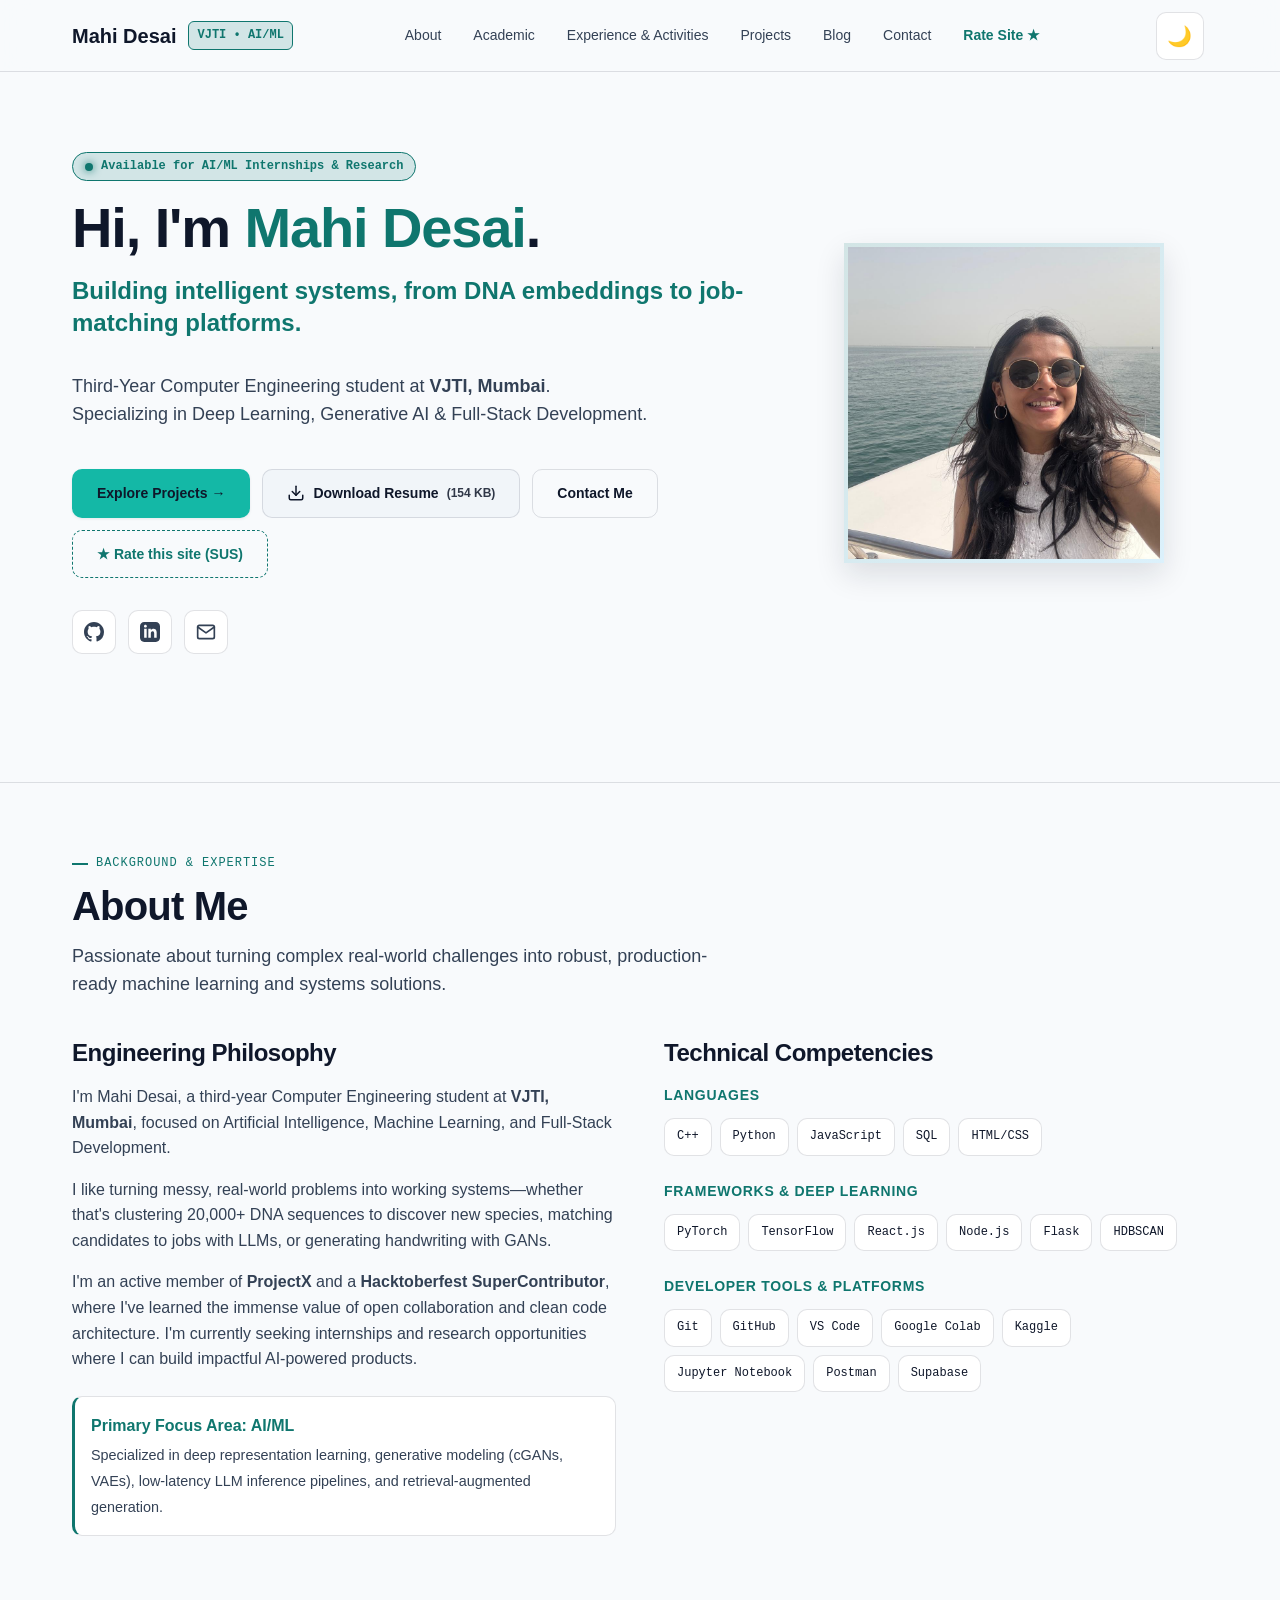
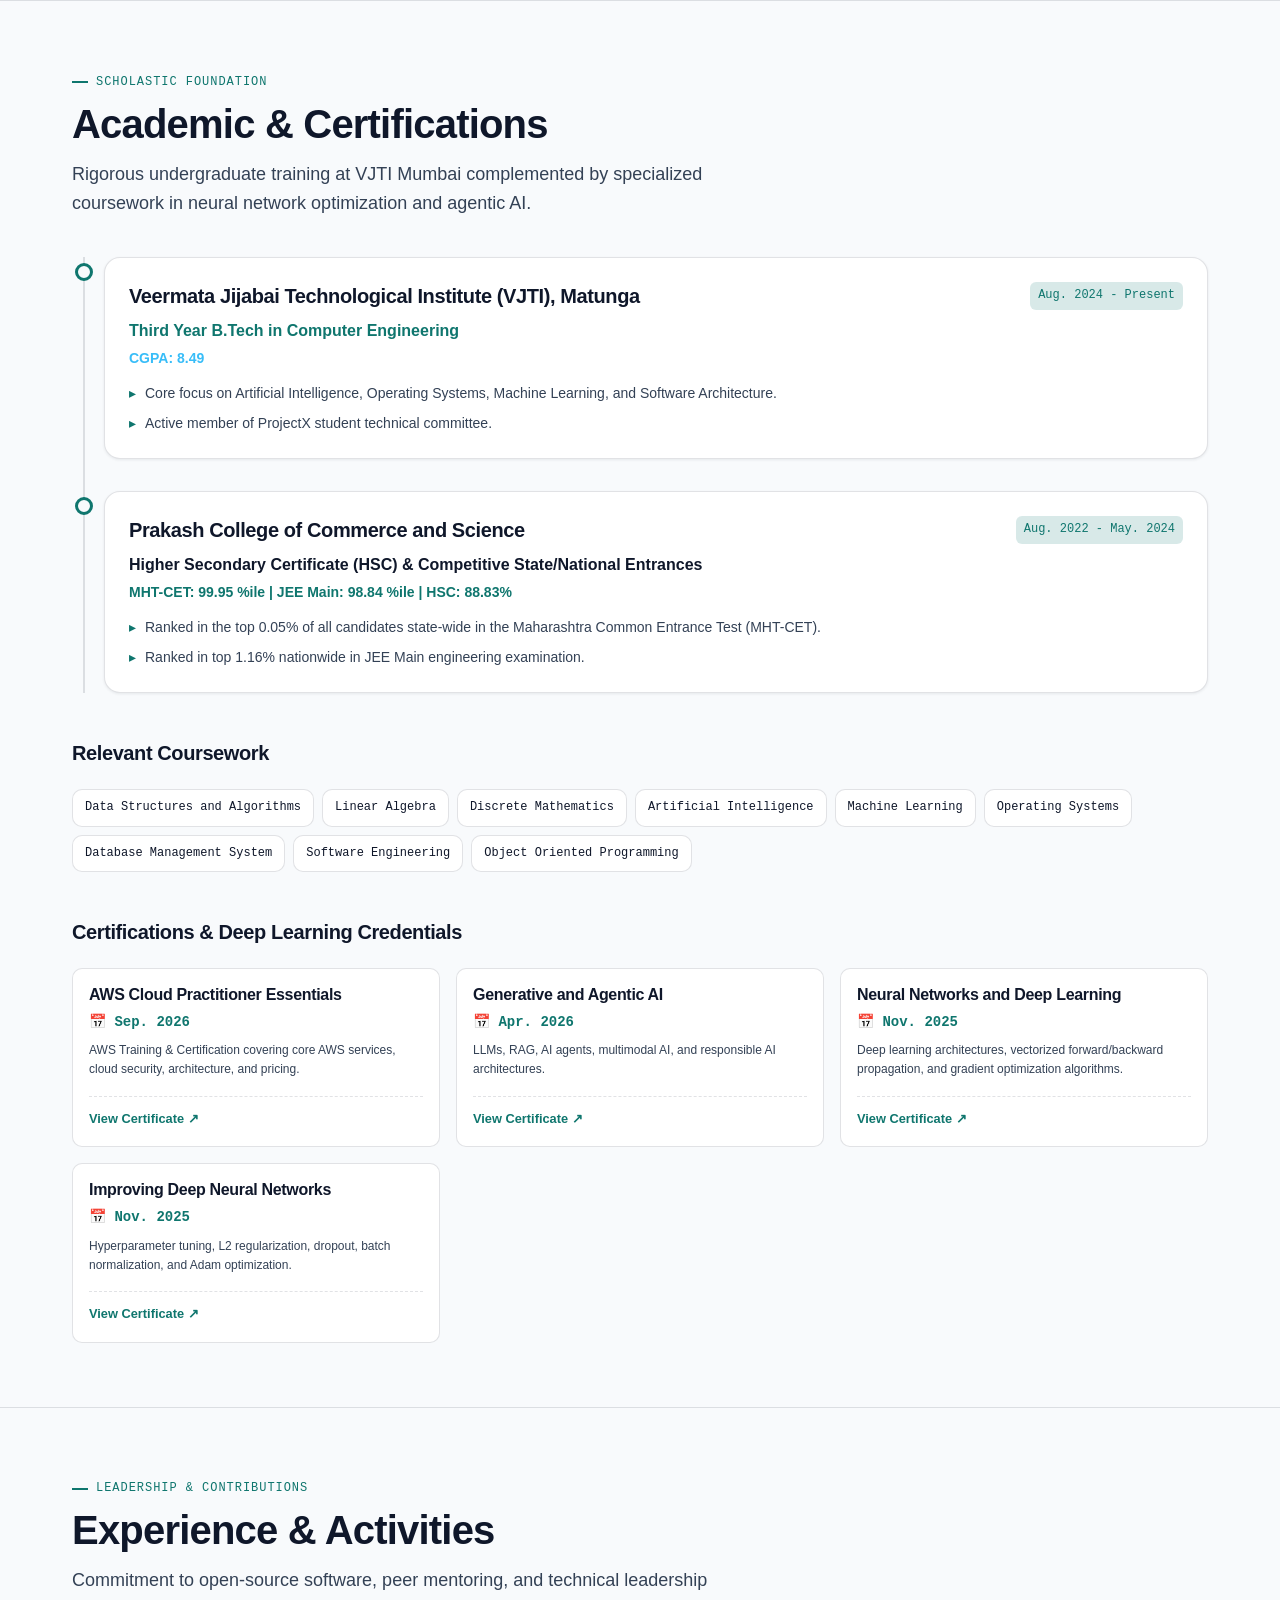
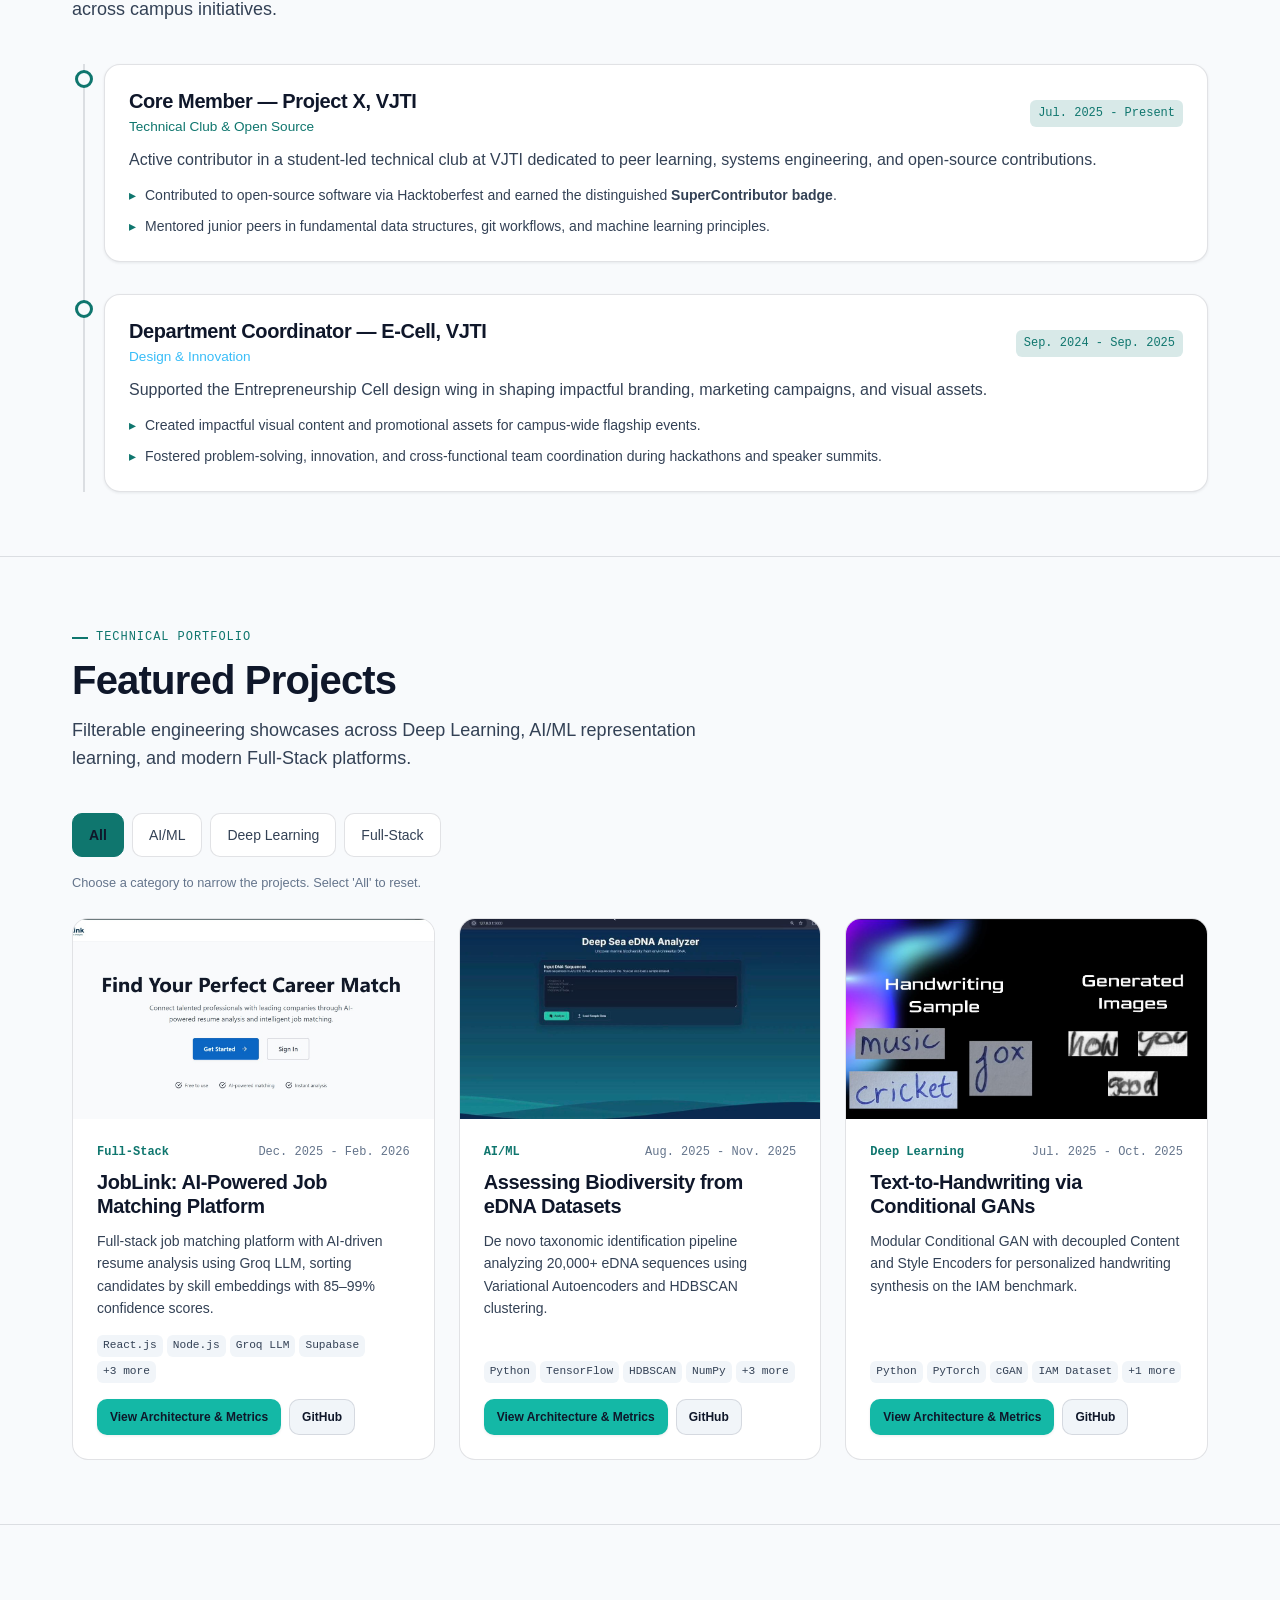
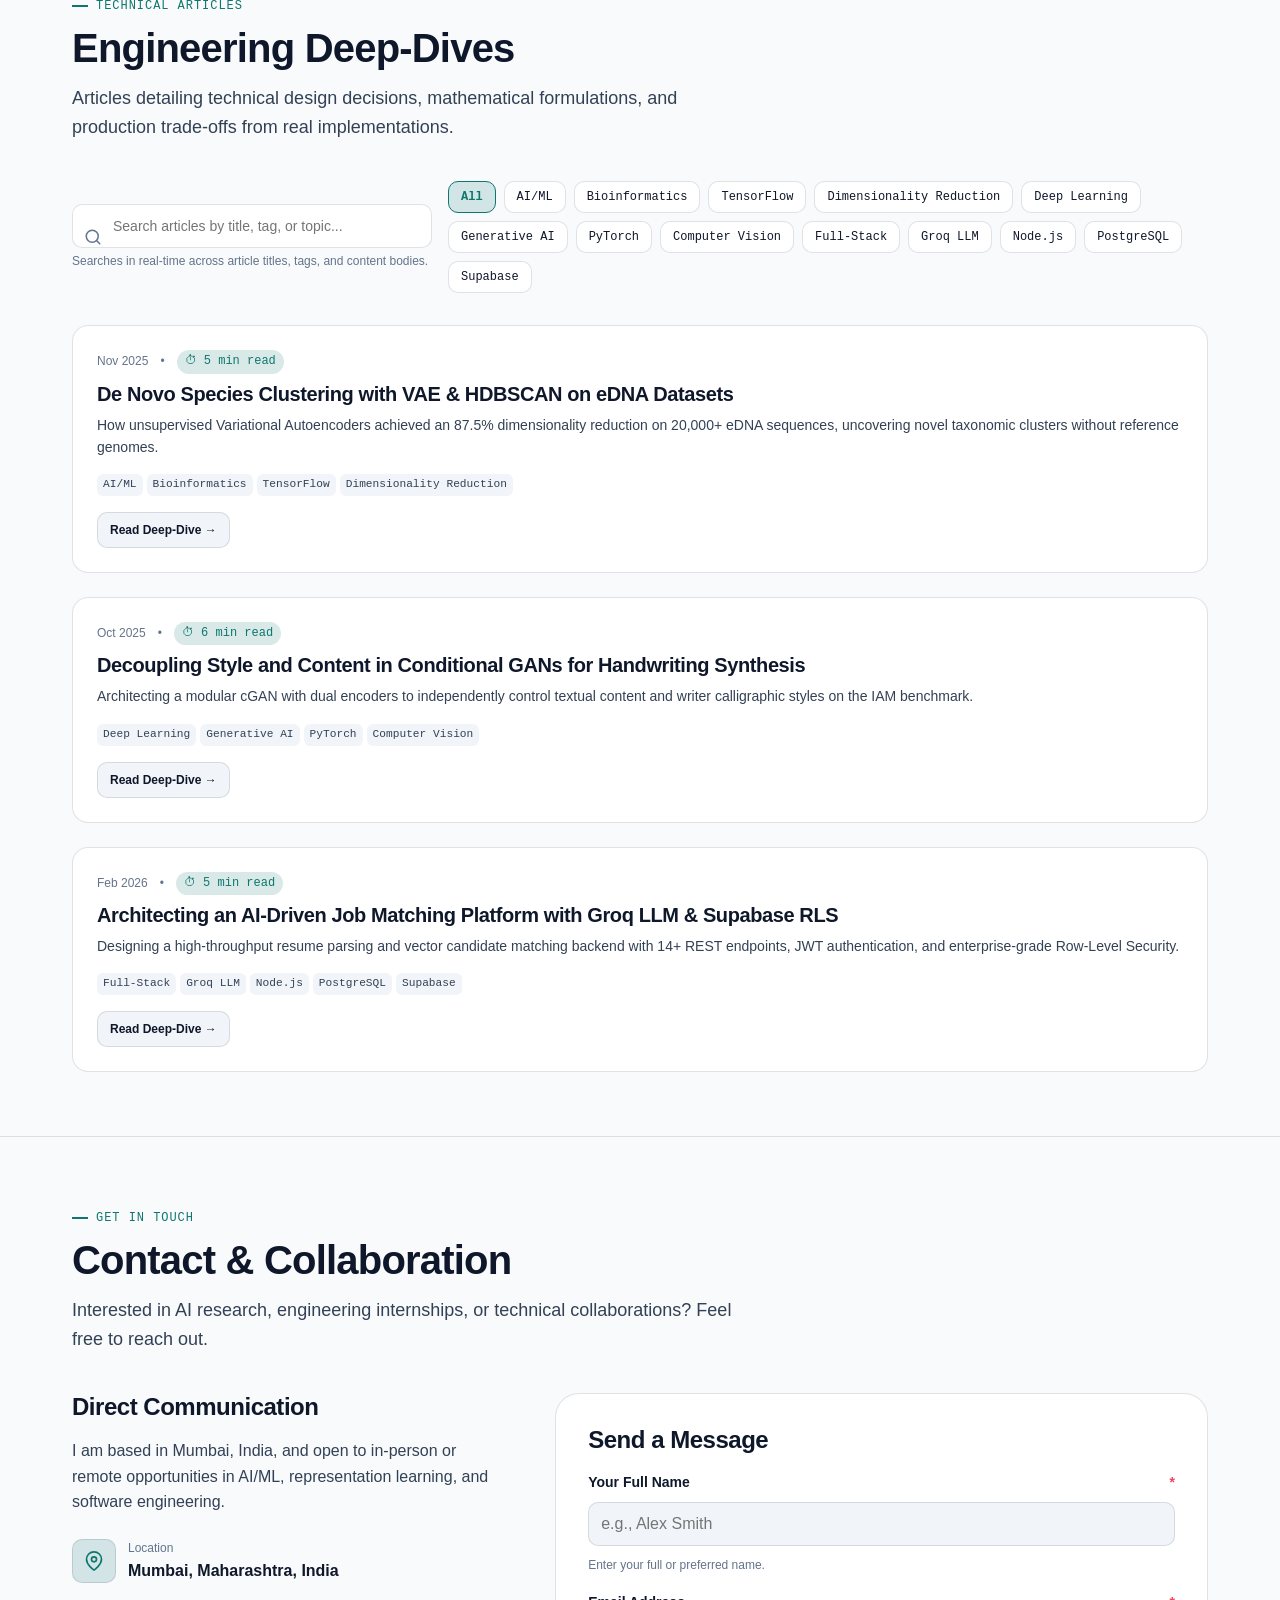
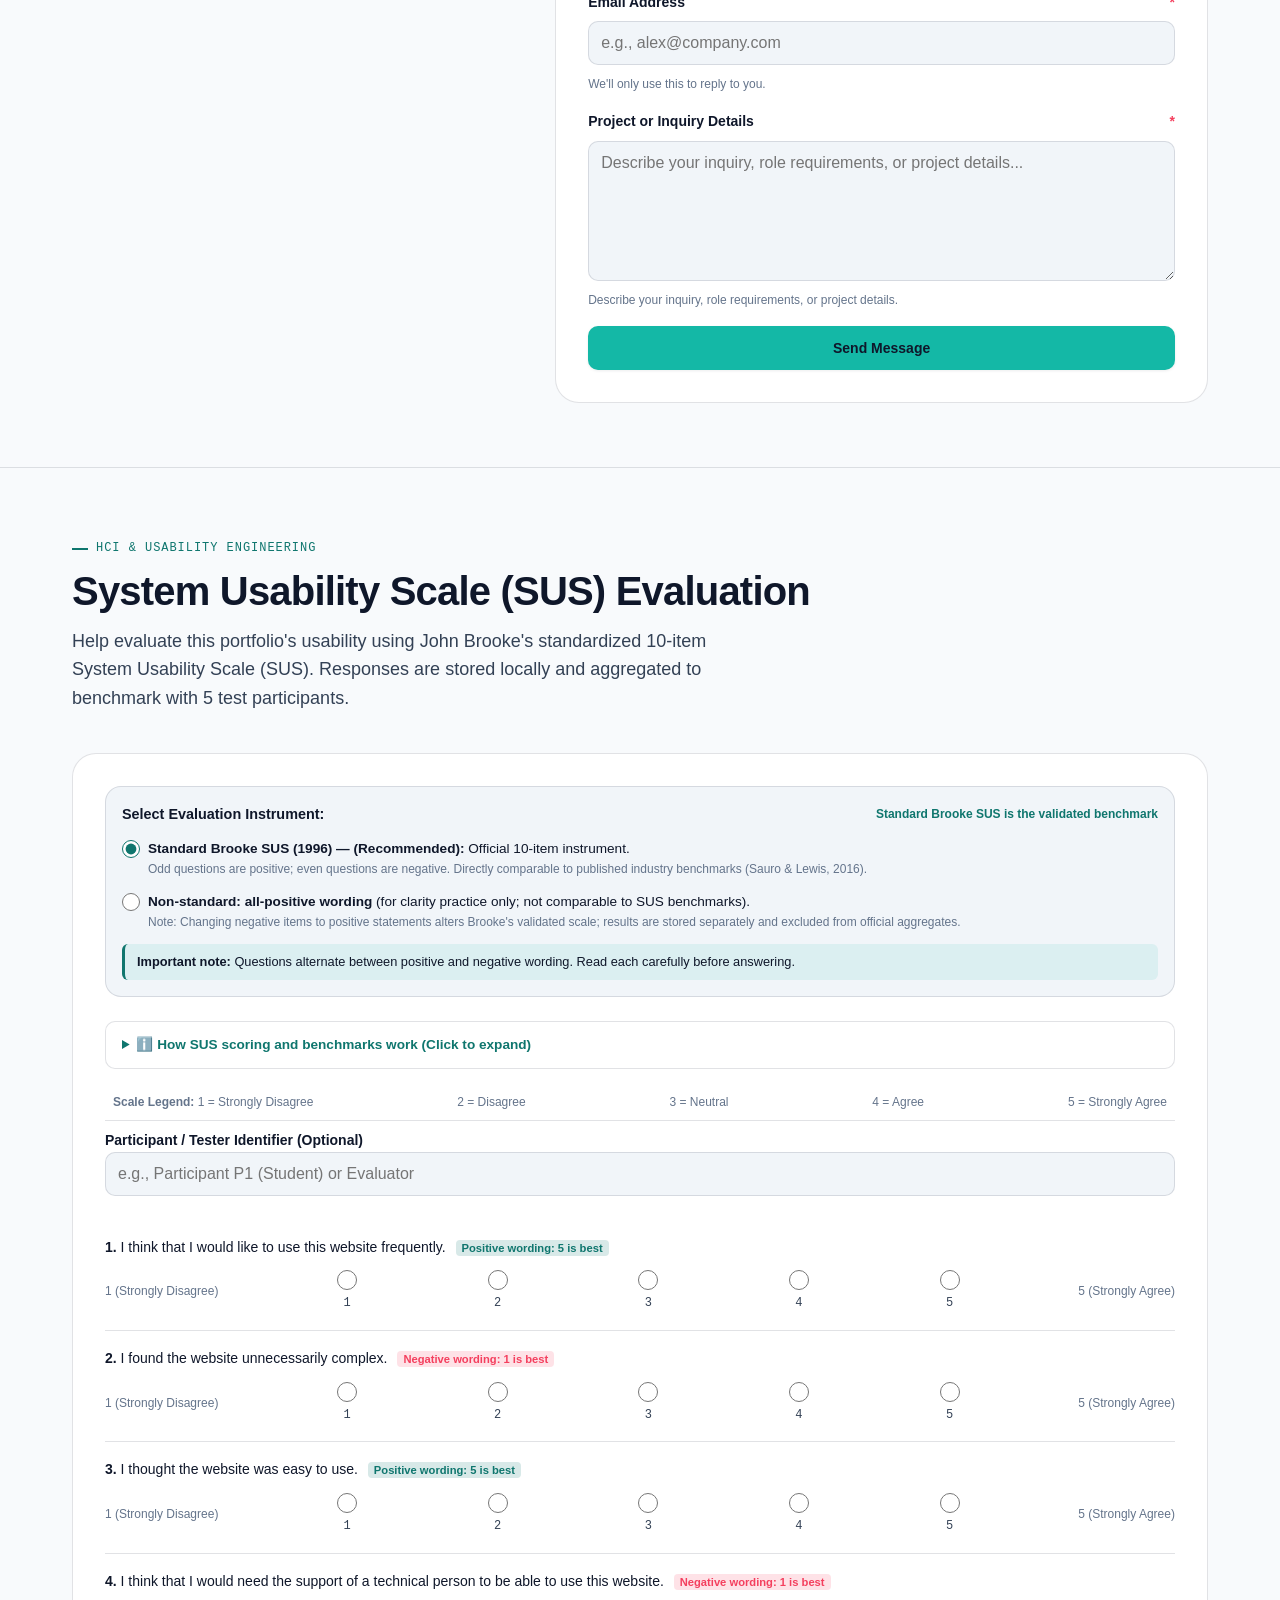
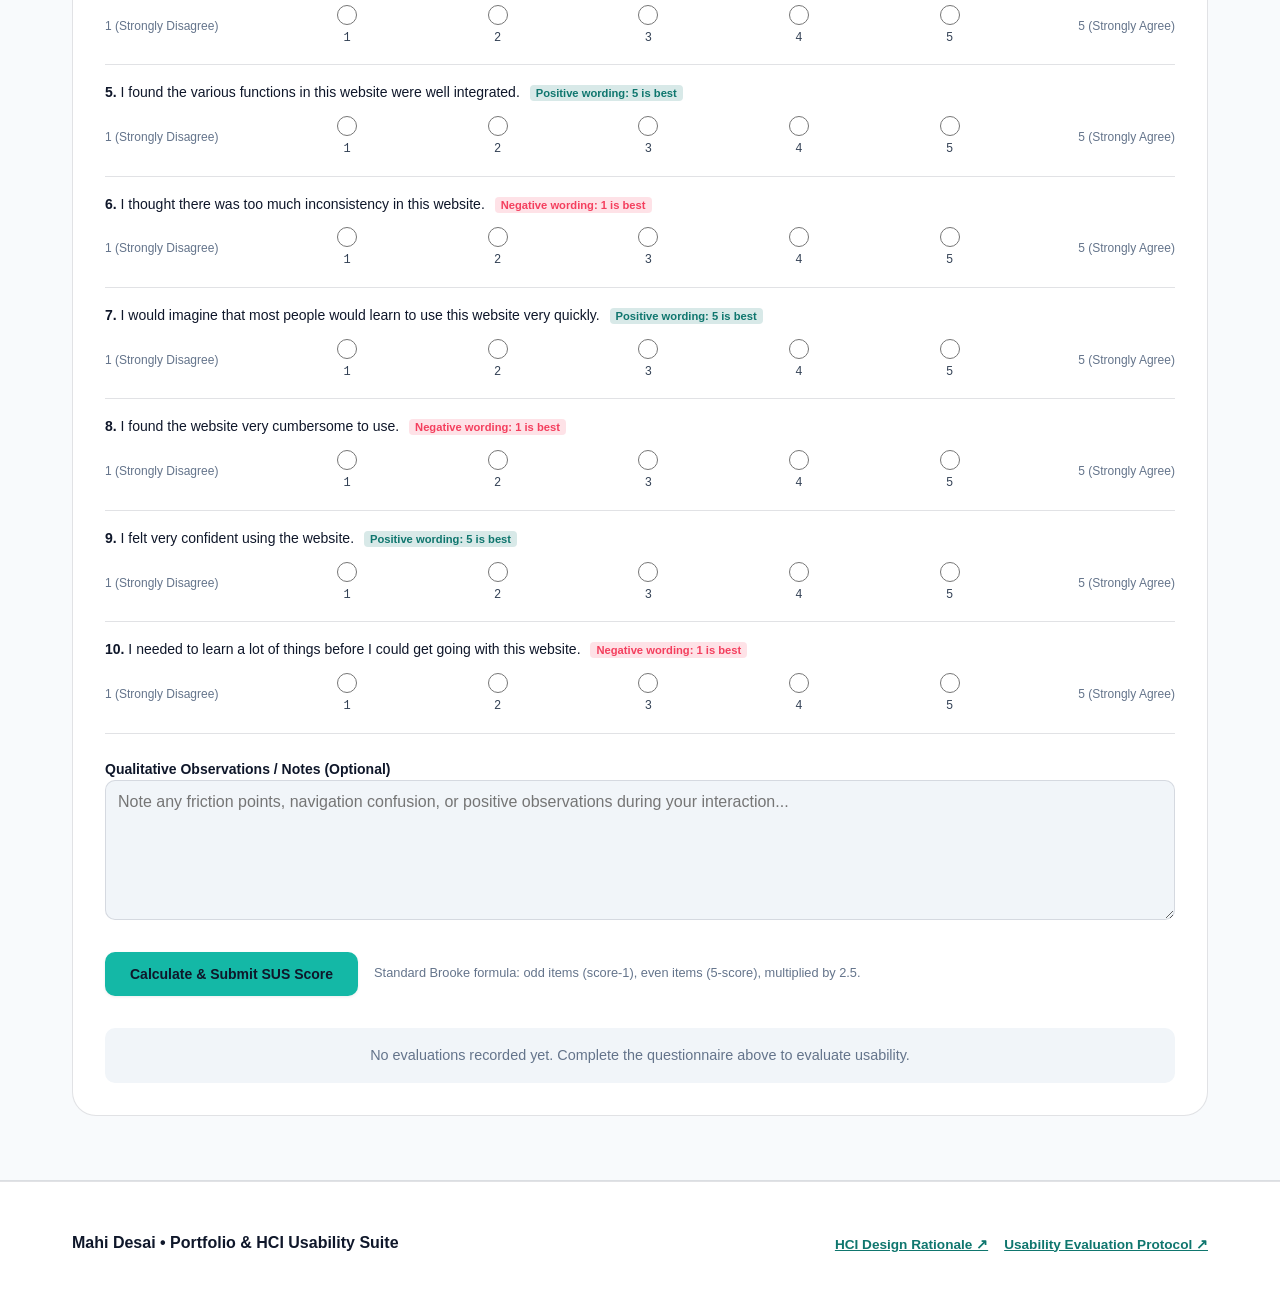
<file: index.html>
<!DOCTYPE html>
<html lang="en" data-theme="dark">
<head>
  <!-- Theme Synchronization Script in Head -->
  <script>
    (function() {
      try {
        const urlParams = new URLSearchParams(window.location.search);
        const urlTheme = urlParams.get('theme');
        const storedTheme = localStorage.getItem('mahi_theme_preference');
        const systemPrefersDark = window.matchMedia('(prefers-color-scheme: dark)').matches;
        const theme = urlTheme || storedTheme || (systemPrefersDark ? 'dark' : 'light');
        document.documentElement.setAttribute('data-theme', theme);
        if (urlTheme) {
          localStorage.setItem('mahi_theme_preference', urlTheme);
        }
      } catch (e) {}
    })();
  </script>
  <meta charset="UTF-8">
  <meta name="viewport" content="width=device-width, initial-scale=1.0">
  <title>Mahi Desai | AI/ML & Full-Stack Engineer | Portfolio</title>
  <meta name="description" content="Portfolio of Mahi Desai, Computer Engineering student at VJTI Mumbai specializing in Deep Learning, Generative AI, and Full-Stack Development.">
  <meta name="author" content="Mahi Desai">

  <!-- Open Graph Meta Tags -->
  <meta property="og:title" content="Mahi Desai | AI/ML & Full-Stack Engineer">
  <meta property="og:description" content="Building intelligent systems, from DNA embeddings to job-matching platforms. Third-year Computer Engineering student at VJTI Mumbai.">
  <meta property="og:type" content="website">

  <!-- Core CSS -->
  <link rel="stylesheet" href="assets/css/variables.css?v=1.2">
  <link rel="stylesheet" href="assets/css/base.css?v=1.2">
  <link rel="stylesheet" href="assets/css/layout.css?v=1.2">
  <link rel="stylesheet" href="assets/css/components.css?v=1.2">
  <link rel="stylesheet" href="assets/css/animations.css?v=1.2">
  <!-- Critical Anti-FOUC Tooltip Styles: guarantees tooltips are never rendered as unstyled plain text in page flow -->
  <style>
    .has-tooltip {
      position: relative;
      display: inline-flex;
      align-items: center;
    }
    .tooltip-content {
      position: absolute;
      top: calc(100% + 8px);
      left: 50%;
      transform: translateX(-50%);
      background-color: var(--color-bg-elevated, #111827);
      color: var(--color-text-primary, #F8FAFC);
      border: 1px solid var(--color-border, rgba(148, 163, 184, 0.2));
      padding: 6px 10px;
      border-radius: 6px;
      font-size: 0.75rem;
      line-height: 1.35;
      white-space: normal;
      max-width: 240px;
      width: max-content;
      box-shadow: 0 10px 15px -3px rgba(0, 0, 0, 0.3);
      z-index: 1200;
      pointer-events: auto;
      opacity: 0;
      visibility: hidden;
      transition: opacity 0.15s ease, visibility 0.15s ease;
    }
    .nav-actions .tooltip-content {
      left: auto;
      right: 0;
      transform: none;
    }
    .has-tooltip:hover .tooltip-content,
    .has-tooltip:focus-within .tooltip-content {
      opacity: 1;
      visibility: visible;
    }
    .tooltip-content.dismissed {
      opacity: 0 !important;
      visibility: hidden !important;
    }
  </style>
</head>
<body>
  <!-- [HCI - Accessibility WCAG 2.1 AA]: Skip link for screen reader and keyboard navigation -->
  <a href="#main-content" class="skip-link">Skip to main content</a>

  <!-- [HCI - Nielsen #1: Visibility of System Status]: Reading Depth Progress Bar -->
  <div class="reading-progress-bar" id="reading-progress" role="progressbar" aria-valuemin="0" aria-valuemax="100" aria-valuenow="0" aria-label="Reading progress"></div>

  <!-- [HCI - Nielsen #1 & Hick's Law]: Sticky Navigation with max 6 core destinations -->
  <header class="site-header" role="banner">
    <div class="container nav-container">
      <a href="#home" class="brand-link" aria-label="Mahi Desai home page">
        <span>Mahi Desai</span>
        <span class="brand-badge">VJTI • AI/ML</span>
      </a>

      <!-- Navigation Links (Strictly 6 core destinations per Hick's Law) -->
      <nav id="site-nav" role="navigation" aria-label="Main navigation">
        <ul class="nav-menu" id="nav-menu">
          <li><a href="#about" class="nav-link">About</a></li>
          <li><a href="#academic" class="nav-link">Academic</a></li>
          <li><a href="#experience" class="nav-link">Experience &amp; Activities</a></li>
          <li><a href="#projects" class="nav-link">Projects</a></li>
          <li><a href="#blog" class="nav-link">Blog</a></li>
          <li><a href="#contact" class="nav-link">Contact</a></li>
          <li>
            <div class="has-tooltip">
              <a href="#sus" class="nav-link" style="color: var(--color-teal); font-weight: 700;" aria-describedby="nav-rate-tooltip">Rate Site ★</a>
              <div id="nav-rate-tooltip" class="tooltip-content" role="tooltip">Take the 10-question standardized SUS usability evaluation.</div>
            </div>
          </li>
        </ul>
      </nav>

      <div class="nav-actions">
        <!-- Theme Toggle (Fitts's Law min 44x44px target) -->
        <div class="has-tooltip">
          <button type="button" class="theme-toggle-btn" id="theme-toggle-btn" aria-label="Toggle dark and light theme" aria-describedby="theme-toggle-tooltip">
            <span aria-hidden="true">☀️</span>
          </button>
          <div id="theme-toggle-tooltip" class="tooltip-content" role="tooltip">Switch between dark navy and light slate theme. Press Esc to dismiss.</div>
        </div>

        <!-- Mobile Navigation Toggle -->
        <button type="button" class="mobile-nav-toggle" id="mobile-nav-toggle" aria-expanded="false" aria-controls="nav-menu" aria-label="Open main navigation menu">
          <svg width="24" height="24" viewBox="0 0 24 24" fill="none" stroke="currentColor" stroke-width="2" stroke-linecap="round" stroke-linejoin="round" aria-hidden="true">
            <line x1="3" y1="12" x2="21" y2="12"></line>
            <line x1="3" y1="6" x2="21" y2="6"></line>
            <line x1="3" y1="18" x2="21" y2="18"></line>
          </svg>
        </button>
      </div>
    </div>
  </header>

  <main id="main-content" role="main">
    <!-- ====================================================================
         SECTION 1: HERO / HOME
         ==================================================================== -->
    <section id="home" class="section-padding" style="padding-top: var(--space-8);">
      <div class="container">
        <div class="hero-grid">
          <div class="hero-content">
            <div class="hero-status-pill">
              <span class="status-indicator-dot pulse-indicator"></span>
              <span>Available for AI/ML Internships &amp; Research</span>
            </div>
            
            <h1 class="hero-title">
              Hi, I'm <span style="color: var(--color-teal);">Mahi Desai</span>.
            </h1>

            <p class="hero-tagline">
              Building intelligent systems, from DNA embeddings to job-matching platforms.
            </p>

            <p class="hero-subtitle">
              Third-Year Computer Engineering student at <strong>VJTI, Mumbai</strong>.<br>
              Specializing in Deep Learning, Generative AI &amp; Full-Stack Development.
            </p>

            <div class="hero-actions">
              <a href="#projects" class="btn btn-primary">
                Explore Projects →
              </a>
              <a href="Mahi_Desai_Resume.pdf" download class="btn btn-secondary">
                <svg width="18" height="18" viewBox="0 0 24 24" fill="none" stroke="currentColor" stroke-width="2" stroke-linecap="round" stroke-linejoin="round" aria-hidden="true">
                  <path d="M21 15v4a2 2 0 0 1-2 2H5a2 2 0 0 1-2-2v-4"></path>
                  <polyline points="7 10 12 15 17 10"></polyline>
                  <line x1="12" y1="15" x2="12" y2="3"></line>
                </svg>
                Download Resume <span style="font-size: 0.75rem; opacity: 0.85;">(154 KB)</span>
              </a>
              <a href="#contact" class="btn btn-outline">
                Contact Me
              </a>
              <!-- User Requirement #9: Separate Rate this site link in Hero -->
              <a href="#sus" class="btn btn-outline" style="border-style: dashed; color: var(--color-teal); border-color: var(--color-teal);">
                ★ Rate this site (SUS)
              </a>
            </div>

            <!-- Social Links (Fitts's Law >= 44x44px touch targets) -->
            <div class="hero-social-links">
              <a href="https://github.com/d-mahi14" target="_blank" rel="noopener noreferrer" class="social-icon-btn" aria-label="Mahi Desai on GitHub">
                <svg width="20" height="20" viewBox="0 0 24 24" fill="currentColor" aria-hidden="true">
                  <path d="M12 0C5.37 0 0 5.37 0 12c0 5.31 3.435 9.795 8.205 11.385.6.105.825-.255.825-.57 0-.285-.015-1.23-.015-2.235-3.015.555-3.795-.735-4.035-1.41-.135-.345-.72-1.41-1.23-1.695-.42-.225-1.02-.78-.015-.795.945-.015 1.62.87 1.845 1.23 1.08 1.815 2.805 1.305 3.495.99.105-.78.42-1.305.765-1.605-2.67-.3-5.46-1.335-5.46-5.925 0-1.305.465-2.385 1.23-3.225-.12-.3-.54-1.53.12-3.18 0 0 1.005-.315 3.3 1.23.96-.27 1.98-.405 3-.405s2.04.135 3 .405c2.295-1.56 3.3-1.23 3.3-1.23.66 1.65.24 2.88.12 3.18.765.84 1.23 1.905 1.23 3.225 0 4.605-2.805 5.625-5.475 5.925.435.375.81 1.095.81 2.22 0 1.605-.015 2.895-.015 3.3 0 .315.225.69.825.57A12.02 12.02 0 0024 12c0-6.63-5.37-12-12-12z"/>
                </svg>
              </a>
              <a href="https://www.linkedin.com/in/mahi-desai-0aa456380/" target="_blank" rel="noopener noreferrer" class="social-icon-btn" aria-label="Mahi Desai on LinkedIn">
                <svg width="20" height="20" viewBox="0 0 24 24" fill="currentColor" aria-hidden="true">
                  <path d="M19 0h-14c-2.761 0-5 2.239-5 5v14c0 2.761 2.239 5 5 5h14c2.762 0 5-2.239 5-5v-14c0-2.761-2.238-5-5-5zm-11 19h-3v-11h3v11zm-1.5-12.268c-.966 0-1.75-.79-1.75-1.764s.784-1.764 1.75-1.764 1.75.79 1.75 1.764-.783 1.764-1.75 1.764zm13.5 12.268h-3v-5.604c0-3.368-4-3.113-4 0v5.604h-3v-11h3v1.765c1.396-2.586 7-2.777 7 2.476v6.759z"/>
                </svg>
              </a>
              <a href="mailto:desaihmahi@gmail.com" class="social-icon-btn" aria-label="Send email to Mahi Desai">
                <svg width="20" height="20" viewBox="0 0 24 24" fill="none" stroke="currentColor" stroke-width="2" stroke-linecap="round" stroke-linejoin="round" aria-hidden="true">
                  <path d="M4 4h16c1.1 0 2 .9 2 2v12c0 1.1-.9 2-2 2H4c-1.1 0-2-.9-2-2V6c0-1.1.9-2 2-2z"></path>
                  <polyline points="22,6 12,13 2,6"></polyline>
                </svg>
              </a>
            </div>
          </div>

          <!-- Hero Avatar: User requirement #4 (/contents/photo.jpg with lazy loading and robust fallback) -->
          <div class="hero-avatar-wrapper">
            <div class="avatar-frame">
              <img 
                src="contents/photo.jpg" 
                alt="Mahi Desai - Computer Engineering Student at VJTI Mumbai" 
                class="avatar-img"
                loading="lazy"
                onerror="this.style.display='none'; document.getElementById('avatar-placeholder-box').style.display='flex';"
              >
              <div id="avatar-placeholder-box" class="avatar-fallback-placeholder" style="display: none;">
                <div class="avatar-initials">MD</div>
                <strong>Mahi Desai</strong>
                <span style="margin-top: 4px; color: var(--color-teal);">VJTI Mumbai</span>
                <span style="font-size: 0.7rem; color: var(--color-text-muted); margin-top: 6px;">[contents/photo.jpg]</span>
              </div>
            </div>
          </div>
        </div>
      </div>
    </section>

    <!-- ====================================================================
         SECTION 2: ABOUT ME
         ==================================================================== -->
    <section id="about" class="section-padding">
      <div class="container">
        <div class="section-header">
          <span class="section-eyebrow">Background &amp; Expertise</span>
          <h2 class="section-title">About Me</h2>
          <p class="section-description">
            Passionate about turning complex real-world challenges into robust, production-ready machine learning and systems solutions.
          </p>
        </div>

        <div class="about-grid">
          <div>
            <h3 style="margin-bottom: var(--space-4);">Engineering Philosophy</h3>
            <p>
              I'm Mahi Desai, a third-year Computer Engineering student at <strong>VJTI, Mumbai</strong>, focused on Artificial Intelligence, Machine Learning, and Full-Stack Development.
            </p>
            <p>
              I like turning messy, real-world problems into working systems—whether that's clustering 20,000+ DNA sequences to discover new species, matching candidates to jobs with LLMs, or generating handwriting with GANs.
            </p>
            <p>
              I'm an active member of <strong>ProjectX</strong> and a <strong>Hacktoberfest SuperContributor</strong>, where I've learned the immense value of open collaboration and clean code architecture. I'm currently seeking internships and research opportunities where I can build impactful AI-powered products.
            </p>

            <div style="margin-top: var(--space-6); background: var(--color-bg-surface); border: 1px solid var(--color-border); border-left: 3px solid var(--color-teal); border-radius: var(--radius-md); padding: var(--space-4);">
              <strong style="color: var(--color-teal); display: block; margin-bottom: var(--space-1);">Primary Focus Area: AI/ML</strong>
              <span style="font-size: 0.9rem; color: var(--color-text-secondary);">
                Specialized in deep representation learning, generative modeling (cGANs, VAEs), low-latency LLM inference pipelines, and retrieval-augmented generation.
              </span>
            </div>
          </div>

          <!-- Skills Matrix -->
          <div>
            <h3 style="margin-bottom: var(--space-4);">Technical Competencies</h3>
            
            <div class="skills-category">
              <div class="skills-category-title">Languages</div>
              <div class="skill-chips">
                <span class="skill-chip">C++</span>
                <span class="skill-chip">Python</span>
                <span class="skill-chip">JavaScript</span>
                <span class="skill-chip">SQL</span>
                <span class="skill-chip">HTML/CSS</span>
              </div>
            </div>

            <div class="skills-category">
              <div class="skills-category-title">Frameworks &amp; Deep Learning</div>
              <div class="skill-chips">
                <span class="skill-chip">PyTorch</span>
                <span class="skill-chip">TensorFlow</span>
                <span class="skill-chip">React.js</span>
                <span class="skill-chip">Node.js</span>
                <span class="skill-chip">Flask</span>
                <span class="skill-chip">HDBSCAN</span>
              </div>
            </div>

            <div class="skills-category">
              <div class="skills-category-title">Developer Tools &amp; Platforms</div>
              <div class="skill-chips">
                <span class="skill-chip">Git</span>
                <span class="skill-chip">GitHub</span>
                <span class="skill-chip">VS Code</span>
                <span class="skill-chip">Google Colab</span>
                <span class="skill-chip">Kaggle</span>
                <span class="skill-chip">Jupyter Notebook</span>
                <span class="skill-chip">Postman</span>
                <span class="skill-chip">Supabase</span>
              </div>
            </div>
          </div>
        </div>
      </div>
    </section>

    <!-- ====================================================================
         SECTION 3: ACADEMIC & HONORS
         ==================================================================== -->
    <section id="academic" class="section-padding">
      <div class="container">
        <div class="section-header">
          <span class="section-eyebrow">Scholastic Foundation</span>
          <h2 class="section-title">Academic &amp; Certifications</h2>
          <p class="section-description">
            Rigorous undergraduate training at VJTI Mumbai complemented by specialized coursework in neural network optimization and agentic AI.
          </p>
        </div>

        <div class="timeline">
          <!-- VJTI -->
          <div class="timeline-item">
            <div class="timeline-dot"></div>
            <div class="timeline-card">
              <div class="timeline-meta">
                <h4>Veermata Jijabai Technological Institute (VJTI), Matunga</h4>
                <span class="timeline-period">Aug. 2024 - Present</span>
              </div>
              <p style="font-weight: 600; color: var(--color-teal); margin-bottom: var(--space-1);">
                Third Year B.Tech in Computer Engineering
              </p>
              <div class="timeline-score">CGPA: 8.49</div>
              <ul class="timeline-bullets">
                <li>Core focus on Artificial Intelligence, Operating Systems, Machine Learning, and Software Architecture.</li>
                <li>Active member of ProjectX student technical committee.</li>
              </ul>
            </div>
          </div>

          <!-- Prakash College -->
          <div class="timeline-item">
            <div class="timeline-dot"></div>
            <div class="timeline-card">
              <div class="timeline-meta">
                <h4>Prakash College of Commerce and Science</h4>
                <span class="timeline-period">Aug. 2022 - May. 2024</span>
              </div>
              <p style="font-weight: 600; color: var(--color-text-primary); margin-bottom: var(--space-1);">
                Higher Secondary Certificate (HSC) &amp; Competitive State/National Entrances
              </p>
              <div class="timeline-score" style="color: var(--color-teal);">
                MHT-CET: 99.95 %ile | JEE Main: 98.84 %ile | HSC: 88.83%
              </div>
              <ul class="timeline-bullets">
                <li>Ranked in the top 0.05% of all candidates state-wide in the Maharashtra Common Entrance Test (MHT-CET).</li>
                <li>Ranked in top 1.16% nationwide in JEE Main engineering examination.</li>
              </ul>
            </div>
          </div>
        </div>

        <!-- Relevant Coursework -->
        <div style="margin-top: var(--space-12);">
          <h3 style="font-size: var(--font-size-lg); margin-bottom: var(--space-3);">Relevant Coursework</h3>
          <div class="coursework-grid">
            <span class="skill-chip">Data Structures and Algorithms</span>
            <span class="skill-chip">Linear Algebra</span>
            <span class="skill-chip">Discrete Mathematics</span>
            <span class="skill-chip">Artificial Intelligence</span>
            <span class="skill-chip">Machine Learning</span>
            <span class="skill-chip">Operating Systems</span>
            <span class="skill-chip">Database Management System</span>
            <span class="skill-chip">Software Engineering</span>
            <span class="skill-chip">Object Oriented Programming</span>
          </div>
        </div>

        <!-- Certifications -->
        <div style="margin-top: var(--space-12);">
          <h3 style="font-size: var(--font-size-lg); margin-bottom: var(--space-3);">Certifications &amp; Deep Learning Credentials</h3>
          <div class="cert-grid">
            <!-- P4 Remediation: Sorted newest first (Sep. 2026 -> Apr. 2026 -> Nov. 2025) -->
            <div class="cert-card">
              <h4 class="cert-title">AWS Cloud Practitioner Essentials</h4>
              <div class="cert-date">📅 Sep. 2026 </div>
              <p class="cert-topics">AWS Training &amp; Certification covering core AWS services, cloud security, architecture, and pricing.</p>
              <div style="margin-top: var(--space-3); padding-top: var(--space-2); border-top: 1px dashed var(--color-border);">
                <a href="https://drive.google.com/file/d/1q45Fu52F-SsG8PN8n-scOBRR_DdpBPPi/view" target="_blank" rel="noopener noreferrer" class="cert-link" style="font-size: 0.8rem; font-weight: 600; color: var(--color-teal); display: inline-flex; align-items: center; gap: 4px;">
                  View Certificate ↗
                </a>
              </div>
            </div>
            <div class="cert-card">
              <h4 class="cert-title">Generative and Agentic AI</h4>
              <div class="cert-date">📅 Apr. 2026</div>
              <p class="cert-topics">LLMs, RAG, AI agents, multimodal AI, and responsible AI architectures.</p>
              <div style="margin-top: var(--space-3); padding-top: var(--space-2); border-top: 1px dashed var(--color-border);">
                <a href="https://www.coursera.org/account/accomplishments/verify/87BG52WF37FA" target="_blank" rel="noopener noreferrer" class="cert-link" style="font-size: 0.8rem; font-weight: 600; color: var(--color-teal); display: inline-flex; align-items: center; gap: 4px;">
                  View Certificate ↗
                </a>
              </div>
            </div>
            <div class="cert-card">
              <h4 class="cert-title">Neural Networks and Deep Learning</h4>
              <div class="cert-date">📅 Nov. 2025</div>
              <p class="cert-topics">Deep learning architectures, vectorized forward/backward propagation, and gradient optimization algorithms.</p>
              <div style="margin-top: var(--space-3); padding-top: var(--space-2); border-top: 1px dashed var(--color-border);">
                <a href="https://www.coursera.org/account/accomplishments/verify/TMGWV8XV2G40" target="_blank" rel="noopener noreferrer" class="cert-link" style="font-size: 0.8rem; font-weight: 600; color: var(--color-teal); display: inline-flex; align-items: center; gap: 4px;">
                  View Certificate ↗
                </a>
              </div>
            </div>
            <div class="cert-card">
              <h4 class="cert-title">Improving Deep Neural Networks</h4>
              <div class="cert-date">📅 Nov. 2025</div>
              <p class="cert-topics">Hyperparameter tuning, L2 regularization, dropout, batch normalization, and Adam optimization.</p>
              <div style="margin-top: var(--space-3); padding-top: var(--space-2); border-top: 1px dashed var(--color-border);">
                <a href="https://www.coursera.org/account/accomplishments/verify/3ZC5KN01B2ND" target="_blank" rel="noopener noreferrer" class="cert-link" style="font-size: 0.8rem; font-weight: 600; color: var(--color-teal); display: inline-flex; align-items: center; gap: 4px;">
                  View Certificate ↗
                </a>
              </div>
            </div>
          </div>
        </div>
      </div>
    </section>

    <!-- ====================================================================
         SECTION 4: EXPERIENCE & ACTIVITIES
         ==================================================================== -->
    <section id="experience" class="section-padding">
      <div class="container">
        <div class="section-header">
          <span class="section-eyebrow">Leadership &amp; Contributions</span>
          <h2 class="section-title">Experience &amp; Activities</h2>
          <p class="section-description">
            Commitment to open-source software, peer mentoring, and technical leadership across campus initiatives.
          </p>
        </div>

        <div class="timeline">
          <!-- Project X -->
          <div class="timeline-item">
            <div class="timeline-dot"></div>
            <div class="timeline-card">
              <div class="timeline-meta">
                <div>
                  <h4>Core Member — Project X, VJTI</h4>
                  <span style="font-size: 0.85rem; color: var(--color-teal); font-weight: 500;">Technical Club &amp; Open Source</span>
                </div>
                <span class="timeline-period">Jul. 2025 - Present</span>
              </div>
              <p style="margin-top: var(--space-2); margin-bottom: var(--space-2);">
                Active contributor in a student-led technical club at VJTI dedicated to peer learning, systems engineering, and open-source contributions.
              </p>
              <ul class="timeline-bullets">
                <li>Contributed to open-source software via Hacktoberfest and earned the distinguished <strong>SuperContributor badge</strong>.</li>
                <li>Mentored junior peers in fundamental data structures, git workflows, and machine learning principles.</li>
              </ul>
            </div>
          </div>

          <!-- E-Cell -->
          <div class="timeline-item">
            <div class="timeline-dot"></div>
            <div class="timeline-card">
              <div class="timeline-meta">
                <div>
                  <h4>Department Coordinator — E-Cell, VJTI</h4>
                  <span style="font-size: 0.85rem; color: var(--color-sky); font-weight: 500;">Design &amp; Innovation</span>
                </div>
                <span class="timeline-period">Sep. 2024 - Sep. 2025</span>
              </div>
              <p style="margin-top: var(--space-2); margin-bottom: var(--space-2);">
                Supported the Entrepreneurship Cell design wing in shaping impactful branding, marketing campaigns, and visual assets.
              </p>
              <ul class="timeline-bullets">
                <li>Created impactful visual content and promotional assets for campus-wide flagship events.</li>
                <li>Fostered problem-solving, innovation, and cross-functional team coordination during hackathons and speaker summits.</li>
              </ul>
            </div>
          </div>
        </div>

        </div>
    </section>

    <!-- ====================================================================
         SECTION 5: PROJECTS (Filterable Grid & Detail Modal)
         ==================================================================== -->
    <section id="projects" class="section-padding">
      <div class="container">
        <div class="section-header">
          <span class="section-eyebrow">Technical Portfolio</span>
          <h2 class="section-title">Featured Projects</h2>
          <p class="section-description">
            Filterable engineering showcases across Deep Learning, AI/ML representation learning, and modern Full-Stack platforms.
          </p>
        </div>

        <!-- Filter Chips (Hick's Law: Reduced cognitive choice) -->
        <div class="project-filters" id="project-filters" role="group" aria-label="Filter projects by technical category" aria-describedby="project-filters-help">
          <!-- Rendered dynamically by projects.js -->
        </div>
        <p id="project-filters-help" style="font-size: 0.8rem; color: var(--color-text-muted); margin-top: -1rem; margin-bottom: var(--space-6);">
          Choose a category to narrow the projects. Select 'All' to reset.
        </p>

        <!-- Dynamic Grid -->
        <div class="projects-grid" id="projects-grid" aria-live="polite">
          <!-- Rendered dynamically by projects.js -->
        </div>
      </div>
    </section>

    <!-- ====================================================================
         SECTION 6: BLOG
         ==================================================================== -->
    <section id="blog" class="section-padding">
      <div class="container">
        <div class="section-header">
          <span class="section-eyebrow">Technical Articles</span>
          <h2 class="section-title">Engineering Deep-Dives</h2>
          <p class="section-description">
            Articles detailing technical design decisions, mathematical formulations, and production trade-offs from real implementations.
          </p>
        </div>

        <!-- Search & Tag Controls -->
        <div class="blog-controls">
          <div class="blog-search-box">
            <svg class="blog-search-icon" width="18" height="18" viewBox="0 0 24 24" fill="none" stroke="currentColor" stroke-width="2" stroke-linecap="round" stroke-linejoin="round" aria-hidden="true">
              <circle cx="11" cy="11" r="8"></circle>
              <line x1="21" y1="21" x2="16.65" y2="16.65"></line>
            </svg>
            <input 
              type="search" 
              id="blog-search-input" 
              class="blog-search-input" 
              placeholder="Search articles by title, tag, or topic..." 
              aria-label="Search articles"
              aria-describedby="blog-search-hint"
            >
            <span id="blog-search-hint" style="font-size: 0.75rem; color: var(--color-text-muted); display: block; margin-top: 4px;">
              Searches in real-time across article titles, tags, and content bodies.
            </span>
          </div>

          <div id="blog-tags" class="skill-chips" role="group" aria-label="Filter articles by tag">
            <!-- Rendered dynamically by blog.js -->
          </div>
        </div>

        <!-- Blog Posts Grid -->
        <div class="blog-grid" id="blog-grid" aria-live="polite">
          <!-- Rendered dynamically by blog.js -->
        </div>
      </div>
    </section>

    <!-- ====================================================================
         SECTION 7: CONTACT
         ==================================================================== -->
    <section id="contact" class="section-padding">
      <div class="container">
        <div class="section-header">
          <span class="section-eyebrow">Get In Touch</span>
          <h2 class="section-title">Contact &amp; Collaboration</h2>
          <p class="section-description">
            Interested in AI research, engineering internships, or technical collaborations? Feel free to reach out.
          </p>
        </div>

        <div class="contact-grid">
          <!-- Coordinates Info -->
          <div>
            <h3 style="margin-bottom: var(--space-4);">Direct Communication</h3>
            <p>
              I am based in Mumbai, India, and open to in-person or remote opportunities in AI/ML, representation learning, and software engineering.
            </p>

            <div style="display: flex; flex-direction: column; gap: var(--space-4); margin-top: var(--space-6);">
              

              <div style="display: flex; align-items: center; gap: var(--space-3);">
                <div class="social-icon-btn" style="background: var(--color-teal-glow); color: var(--color-teal);">
                  <svg width="20" height="20" viewBox="0 0 24 24" fill="none" stroke="currentColor" stroke-width="2" stroke-linecap="round" stroke-linejoin="round" aria-hidden="true">
                    <path d="M21 10c0 7-9 13-9 13s-9-6-9-13a9 9 0 0 1 18 0z"></path>
                    <circle cx="12" cy="10" r="3"></circle>
                  </svg>
                </div>
                <div>
                  <div style="font-size: 0.75rem; color: var(--color-text-muted);">Location</div>
                  <span style="font-weight: 600;">Mumbai, Maharashtra, India</span>
                </div>
              </div>
            </div>
          </div>

          <!-- Contact Form with Formspree Placeholder & Error Recovery -->
          <div class="contact-card">
            <h3 style="margin-bottom: var(--space-4);">Send a Message</h3>
            
            <form id="contact-form" novalidate>
              <div class="form-group">
                <label for="contact-name" class="form-label">
                  Your Full Name <span style="color: var(--color-error);">*</span>
                </label>
                <input 
                  type="text" 
                  id="contact-name" 
                  name="name" 
                  class="form-input" 
                  placeholder="e.g., Alex Smith" 
                  required 
                  aria-describedby="contact-name-hint contact-name-error"
                >
                <span id="contact-name-hint" class="form-hint-text">Enter your full or preferred name.</span>
                <span class="form-error-msg" id="contact-name-error" role="alert"></span>
              </div>

              <div class="form-group">
                <label for="contact-email" class="form-label">
                  Email Address <span style="color: var(--color-error);">*</span>
                </label>
                <input 
                  type="email" 
                  id="contact-email" 
                  name="email" 
                  class="form-input" 
                  placeholder="e.g., alex@company.com" 
                  required 
                  aria-describedby="contact-email-hint contact-email-error"
                >
                <span id="contact-email-hint" class="form-hint-text">We'll only use this to reply to you.</span>
                <span class="form-error-msg" id="contact-email-error" role="alert"></span>
              </div>

              <div class="form-group">
                <label for="contact-message" class="form-label">
                  Project or Inquiry Details <span style="color: var(--color-error);">*</span>
                </label>
                <textarea 
                  id="contact-message" 
                  name="message" 
                  class="form-textarea" 
                  placeholder="Describe your inquiry, role requirements, or project details..." 
                  required 
                  aria-describedby="contact-message-hint contact-message-error"
                ></textarea>
                <span id="contact-message-hint" class="form-hint-text">Describe your inquiry, role requirements, or project details.</span>
                <span class="form-error-msg" id="contact-message-error" role="alert"></span>
              </div>

              <button type="submit" class="btn btn-primary" id="contact-submit-btn" style="width: 100%;">
                Send Message
              </button>

              <!-- Live feedback banners (hidden by default) -->
              <div class="form-feedback-banner" id="form-success-banner" style="display: none;" role="status" tabindex="-1"></div>
              <div class="form-feedback-banner" id="form-error-banner" style="display: none;" role="alert" tabindex="-1"></div>
            </form>
          </div>
        </div>
      </div>
    </section>

    <!-- ====================================================================
         SECTION 8: USABILITY EVALUATION & SUS CALCULATOR
         ==================================================================== -->
    <section id="sus" class="section-padding" style="background-color: var(--color-bg-base);">
      <div class="container">
        <div class="section-header">
          <span class="section-eyebrow">HCI &amp; Usability Engineering</span>
          <h2 class="section-title">System Usability Scale (SUS) Evaluation</h2>
          <p class="section-description">
            Help evaluate this portfolio's usability using John Brooke's standardized 10-item System Usability Scale (SUS). Responses are stored locally and aggregated to benchmark with 5 test participants.
          </p>
        </div>

        <div class="sus-card">
          <form id="sus-form">

            <!-- SUS Scoring Mode Selector (Standard Brooke is Recommended Default) -->
            <div style="background: var(--color-bg-elevated); border: 1px solid var(--color-border); border-radius: var(--radius-lg); padding: var(--space-4); margin-bottom: var(--space-6);">
              <div style="display: flex; justify-content: space-between; align-items: center; margin-bottom: var(--space-3); flex-wrap: wrap; gap: var(--space-2);">
                <label style="font-weight: 700; font-size: 0.9rem; color: var(--color-text-primary);">
                  Select Evaluation Instrument:
                </label>
                <span style="font-size: 0.75rem; color: var(--color-teal); font-weight: 600;">Standard Brooke SUS is the validated benchmark</span>
              </div>

              <div style="display: flex; flex-direction: column; gap: var(--space-3);">
                <label style="display: inline-flex; align-items: flex-start; gap: 8px; cursor: pointer; font-size: 0.85rem;">
                  <input type="radio" name="sus-scoring-mode" id="sus-mode-standard" value="standard" checked style="accent-color: var(--color-teal); width: 18px; height: 18px; margin-top: 2px;">
                  <span>
                    <strong>Standard Brooke SUS (1996) — (Recommended):</strong> Official 10-item instrument. 
                    <span style="display: block; font-size: 0.75rem; color: var(--color-text-muted);">
                      Odd questions are positive; even questions are negative. Directly comparable to published industry benchmarks (Sauro &amp; Lewis, 2016).
                    </span>
                  </span>
                </label>

                <label style="display: inline-flex; align-items: flex-start; gap: 8px; cursor: pointer; font-size: 0.85rem;">
                  <input type="radio" name="sus-scoring-mode" id="sus-mode-positive" value="all-positive" style="accent-color: var(--color-teal); width: 18px; height: 18px; margin-top: 2px;">
                  <span>
                    <strong>Non-standard: all-positive wording</strong> (for clarity practice only; not comparable to SUS benchmarks).
                    <span style="display: block; font-size: 0.75rem; color: var(--color-text-muted);">
                      Note: Changing negative items to positive statements alters Brooke's validated scale; results are stored separately and excluded from official aggregates.
                    </span>
                  </span>
                </label>
              </div>

              <!-- Nielsen #5: Error prevention note -->
              <div style="margin-top: var(--space-3); padding: var(--space-2) var(--space-3); background: rgba(20, 184, 166, 0.1); border-left: 3px solid var(--color-teal); border-radius: var(--radius-sm); font-size: 0.8rem; color: var(--color-text-primary);">
                <strong>Important note:</strong> Questions alternate between positive and negative wording. Read each carefully before answering.
              </div>
            </div>

            <!-- Change 3d: Collapsible 'How Scoring Works' explanation and Scale Legend -->
            <details style="background: var(--color-bg-surface); border: 1px solid var(--color-border); border-radius: var(--radius-md); padding: var(--space-3) var(--space-4); margin-bottom: var(--space-6);">
              <summary style="cursor: pointer; font-weight: 600; color: var(--color-teal); font-size: 0.85rem;">
                ℹ️ How SUS scoring and benchmarks work (Click to expand)
              </summary>
              <div style="font-size: 0.82rem; color: var(--color-text-secondary); line-height: 1.6; margin-top: var(--space-3);">
                <p>The System Usability Scale (Brooke, 1996) calculates scores ranging from 0 to 100:</p>
                <ul style="padding-left: var(--space-4); margin-bottom: var(--space-3);">
                  <li>Odd questions (1, 3, 5, 7, 9) contribute: <code>(Selected Score &minus; 1)</code></li>
                  <li>Even questions (2, 4, 6, 8, 10) contribute: <code>(5 &minus; Selected Score)</code></li>
                  <li>Total score = <code>(Sum of Contributions) &times; 2.5</code></li>
                </ul>
                <p style="margin-bottom: var(--space-2);">
                  <strong>Curved Grading Scale (Sauro &amp; Lewis, 2016):</strong><br>
                  A+ (84.1–100) &bull; A (80.8–84.0) &bull; A- (78.9–80.7) &bull; B+ (77.2–78.8) &bull; B (74.1–77.1) &bull; B- (72.6–74.0) &bull; C+ (71.1–72.5) &bull; C (65.0–71.0) &bull; C- (62.7–64.9) &bull; D (51.7–62.6) &bull; F (0–51.6).
                </p>
                <p style="margin-bottom: 0; color: var(--color-teal); font-weight: 600;">
                  A score of 68 is the industry average (grade C), not 'above average'. Scores above 71 represent above-average usability.
                </p>
              </div>
            </details>

            <!-- 1-5 Scale Legend -->
            <div style="display: flex; justify-content: space-between; font-size: 0.75rem; color: var(--color-text-muted); margin-bottom: var(--space-2); padding-inline: var(--space-2); border-bottom: 1px solid var(--color-border); padding-bottom: var(--space-2);">
              <span><strong>Scale Legend:</strong> 1 = Strongly Disagree</span>
              <span>2 = Disagree</span>
              <span>3 = Neutral</span>
              <span>4 = Agree</span>
              <span>5 = Strongly Agree</span>
            </div>

            <div style="display: flex; flex-wrap: wrap; gap: var(--space-4); margin-bottom: var(--space-6);">
              <div style="flex: 1; min-width: 240px;">
                <label for="sus-tester-name" class="form-label">Participant / Tester Identifier (Optional)</label>
                <input type="text" id="sus-tester-name" name="sus-tester-name" class="form-input" placeholder="e.g., Participant P1 (Student) or Evaluator">
              </div>
            </div>

            <!-- Standard 10 Questions List (Statically pre-rendered for instant accessibility) -->
            <div id="sus-questions-list">
              
            <div class="sus-question-row">
              <label class="sus-question-text" id="sus-q1-label">
                <strong>1.</strong> I think that I would like to use this website frequently.
              </label>
              <div class="sus-options-scale" role="radiogroup" aria-labelledby="sus-q1-label">
                <span style="font-size: 0.75rem; color: var(--color-text-muted);">Strongly Disagree</span>
                
                  <label class="sus-radio-label">
                    <input type="radio" name="sus-q1" value="1" aria-label="1 for question 1">
                    <span class="sus-scale-num">1</span>
                  </label>
                
                  <label class="sus-radio-label">
                    <input type="radio" name="sus-q1" value="2" aria-label="2 for question 1">
                    <span class="sus-scale-num">2</span>
                  </label>
                
                  <label class="sus-radio-label">
                    <input type="radio" name="sus-q1" value="3" aria-label="3 for question 1">
                    <span class="sus-scale-num">3</span>
                  </label>
                
                  <label class="sus-radio-label">
                    <input type="radio" name="sus-q1" value="4" aria-label="4 for question 1">
                    <span class="sus-scale-num">4</span>
                  </label>
                
                  <label class="sus-radio-label">
                    <input type="radio" name="sus-q1" value="5" aria-label="5 for question 1">
                    <span class="sus-scale-num">5</span>
                  </label>
                
                <span style="font-size: 0.75rem; color: var(--color-text-muted);">Strongly Agree</span>
              </div>
            </div>

            <div class="sus-question-row">
              <label class="sus-question-text" id="sus-q2-label">
                <strong>2.</strong> I found the website unnecessarily complex.
              </label>
              <div class="sus-options-scale" role="radiogroup" aria-labelledby="sus-q2-label">
                <span style="font-size: 0.75rem; color: var(--color-text-muted);">Strongly Disagree</span>
                
                  <label class="sus-radio-label">
                    <input type="radio" name="sus-q2" value="1" aria-label="1 for question 2">
                    <span class="sus-scale-num">1</span>
                  </label>
                
                  <label class="sus-radio-label">
                    <input type="radio" name="sus-q2" value="2" aria-label="2 for question 2">
                    <span class="sus-scale-num">2</span>
                  </label>
                
                  <label class="sus-radio-label">
                    <input type="radio" name="sus-q2" value="3" aria-label="3 for question 2">
                    <span class="sus-scale-num">3</span>
                  </label>
                
                  <label class="sus-radio-label">
                    <input type="radio" name="sus-q2" value="4" aria-label="4 for question 2">
                    <span class="sus-scale-num">4</span>
                  </label>
                
                  <label class="sus-radio-label">
                    <input type="radio" name="sus-q2" value="5" aria-label="5 for question 2">
                    <span class="sus-scale-num">5</span>
                  </label>
                
                <span style="font-size: 0.75rem; color: var(--color-text-muted);">Strongly Agree</span>
              </div>
            </div>

            <div class="sus-question-row">
              <label class="sus-question-text" id="sus-q3-label">
                <strong>3.</strong> I thought the website was easy to use.
              </label>
              <div class="sus-options-scale" role="radiogroup" aria-labelledby="sus-q3-label">
                <span style="font-size: 0.75rem; color: var(--color-text-muted);">Strongly Disagree</span>
                
                  <label class="sus-radio-label">
                    <input type="radio" name="sus-q3" value="1" aria-label="1 for question 3">
                    <span class="sus-scale-num">1</span>
                  </label>
                
                  <label class="sus-radio-label">
                    <input type="radio" name="sus-q3" value="2" aria-label="2 for question 3">
                    <span class="sus-scale-num">2</span>
                  </label>
                
                  <label class="sus-radio-label">
                    <input type="radio" name="sus-q3" value="3" aria-label="3 for question 3">
                    <span class="sus-scale-num">3</span>
                  </label>
                
                  <label class="sus-radio-label">
                    <input type="radio" name="sus-q3" value="4" aria-label="4 for question 3">
                    <span class="sus-scale-num">4</span>
                  </label>
                
                  <label class="sus-radio-label">
                    <input type="radio" name="sus-q3" value="5" aria-label="5 for question 3">
                    <span class="sus-scale-num">5</span>
                  </label>
                
                <span style="font-size: 0.75rem; color: var(--color-text-muted);">Strongly Agree</span>
              </div>
            </div>

            <div class="sus-question-row">
              <label class="sus-question-text" id="sus-q4-label">
                <strong>4.</strong> I think that I would need the support of a technical person to be able to use this website.
              </label>
              <div class="sus-options-scale" role="radiogroup" aria-labelledby="sus-q4-label">
                <span style="font-size: 0.75rem; color: var(--color-text-muted);">Strongly Disagree</span>
                
                  <label class="sus-radio-label">
                    <input type="radio" name="sus-q4" value="1" aria-label="1 for question 4">
                    <span class="sus-scale-num">1</span>
                  </label>
                
                  <label class="sus-radio-label">
                    <input type="radio" name="sus-q4" value="2" aria-label="2 for question 4">
                    <span class="sus-scale-num">2</span>
                  </label>
                
                  <label class="sus-radio-label">
                    <input type="radio" name="sus-q4" value="3" aria-label="3 for question 4">
                    <span class="sus-scale-num">3</span>
                  </label>
                
                  <label class="sus-radio-label">
                    <input type="radio" name="sus-q4" value="4" aria-label="4 for question 4">
                    <span class="sus-scale-num">4</span>
                  </label>
                
                  <label class="sus-radio-label">
                    <input type="radio" name="sus-q4" value="5" aria-label="5 for question 4">
                    <span class="sus-scale-num">5</span>
                  </label>
                
                <span style="font-size: 0.75rem; color: var(--color-text-muted);">Strongly Agree</span>
              </div>
            </div>

            <div class="sus-question-row">
              <label class="sus-question-text" id="sus-q5-label">
                <strong>5.</strong> I found the various functions in this website were well integrated.
              </label>
              <div class="sus-options-scale" role="radiogroup" aria-labelledby="sus-q5-label">
                <span style="font-size: 0.75rem; color: var(--color-text-muted);">Strongly Disagree</span>
                
                  <label class="sus-radio-label">
                    <input type="radio" name="sus-q5" value="1" aria-label="1 for question 5">
                    <span class="sus-scale-num">1</span>
                  </label>
                
                  <label class="sus-radio-label">
                    <input type="radio" name="sus-q5" value="2" aria-label="2 for question 5">
                    <span class="sus-scale-num">2</span>
                  </label>
                
                  <label class="sus-radio-label">
                    <input type="radio" name="sus-q5" value="3" aria-label="3 for question 5">
                    <span class="sus-scale-num">3</span>
                  </label>
                
                  <label class="sus-radio-label">
                    <input type="radio" name="sus-q5" value="4" aria-label="4 for question 5">
                    <span class="sus-scale-num">4</span>
                  </label>
                
                  <label class="sus-radio-label">
                    <input type="radio" name="sus-q5" value="5" aria-label="5 for question 5">
                    <span class="sus-scale-num">5</span>
                  </label>
                
                <span style="font-size: 0.75rem; color: var(--color-text-muted);">Strongly Agree</span>
              </div>
            </div>

            <div class="sus-question-row">
              <label class="sus-question-text" id="sus-q6-label">
                <strong>6.</strong> I thought there was too much inconsistency in this website.
              </label>
              <div class="sus-options-scale" role="radiogroup" aria-labelledby="sus-q6-label">
                <span style="font-size: 0.75rem; color: var(--color-text-muted);">Strongly Disagree</span>
                
                  <label class="sus-radio-label">
                    <input type="radio" name="sus-q6" value="1" aria-label="1 for question 6">
                    <span class="sus-scale-num">1</span>
                  </label>
                
                  <label class="sus-radio-label">
                    <input type="radio" name="sus-q6" value="2" aria-label="2 for question 6">
                    <span class="sus-scale-num">2</span>
                  </label>
                
                  <label class="sus-radio-label">
                    <input type="radio" name="sus-q6" value="3" aria-label="3 for question 6">
                    <span class="sus-scale-num">3</span>
                  </label>
                
                  <label class="sus-radio-label">
                    <input type="radio" name="sus-q6" value="4" aria-label="4 for question 6">
                    <span class="sus-scale-num">4</span>
                  </label>
                
                  <label class="sus-radio-label">
                    <input type="radio" name="sus-q6" value="5" aria-label="5 for question 6">
                    <span class="sus-scale-num">5</span>
                  </label>
                
                <span style="font-size: 0.75rem; color: var(--color-text-muted);">Strongly Agree</span>
              </div>
            </div>

            <div class="sus-question-row">
              <label class="sus-question-text" id="sus-q7-label">
                <strong>7.</strong> I would imagine that most people would learn to use this website very quickly.
              </label>
              <div class="sus-options-scale" role="radiogroup" aria-labelledby="sus-q7-label">
                <span style="font-size: 0.75rem; color: var(--color-text-muted);">Strongly Disagree</span>
                
                  <label class="sus-radio-label">
                    <input type="radio" name="sus-q7" value="1" aria-label="1 for question 7">
                    <span class="sus-scale-num">1</span>
                  </label>
                
                  <label class="sus-radio-label">
                    <input type="radio" name="sus-q7" value="2" aria-label="2 for question 7">
                    <span class="sus-scale-num">2</span>
                  </label>
                
                  <label class="sus-radio-label">
                    <input type="radio" name="sus-q7" value="3" aria-label="3 for question 7">
                    <span class="sus-scale-num">3</span>
                  </label>
                
                  <label class="sus-radio-label">
                    <input type="radio" name="sus-q7" value="4" aria-label="4 for question 7">
                    <span class="sus-scale-num">4</span>
                  </label>
                
                  <label class="sus-radio-label">
                    <input type="radio" name="sus-q7" value="5" aria-label="5 for question 7">
                    <span class="sus-scale-num">5</span>
                  </label>
                
                <span style="font-size: 0.75rem; color: var(--color-text-muted);">Strongly Agree</span>
              </div>
            </div>

            <div class="sus-question-row">
              <label class="sus-question-text" id="sus-q8-label">
                <strong>8.</strong> I found the website very cumbersome to use.
              </label>
              <div class="sus-options-scale" role="radiogroup" aria-labelledby="sus-q8-label">
                <span style="font-size: 0.75rem; color: var(--color-text-muted);">Strongly Disagree</span>
                
                  <label class="sus-radio-label">
                    <input type="radio" name="sus-q8" value="1" aria-label="1 for question 8">
                    <span class="sus-scale-num">1</span>
                  </label>
                
                  <label class="sus-radio-label">
                    <input type="radio" name="sus-q8" value="2" aria-label="2 for question 8">
                    <span class="sus-scale-num">2</span>
                  </label>
                
                  <label class="sus-radio-label">
                    <input type="radio" name="sus-q8" value="3" aria-label="3 for question 8">
                    <span class="sus-scale-num">3</span>
                  </label>
                
                  <label class="sus-radio-label">
                    <input type="radio" name="sus-q8" value="4" aria-label="4 for question 8">
                    <span class="sus-scale-num">4</span>
                  </label>
                
                  <label class="sus-radio-label">
                    <input type="radio" name="sus-q8" value="5" aria-label="5 for question 8">
                    <span class="sus-scale-num">5</span>
                  </label>
                
                <span style="font-size: 0.75rem; color: var(--color-text-muted);">Strongly Agree</span>
              </div>
            </div>

            <div class="sus-question-row">
              <label class="sus-question-text" id="sus-q9-label">
                <strong>9.</strong> I felt very confident using the website.
              </label>
              <div class="sus-options-scale" role="radiogroup" aria-labelledby="sus-q9-label">
                <span style="font-size: 0.75rem; color: var(--color-text-muted);">Strongly Disagree</span>
                
                  <label class="sus-radio-label">
                    <input type="radio" name="sus-q9" value="1" aria-label="1 for question 9">
                    <span class="sus-scale-num">1</span>
                  </label>
                
                  <label class="sus-radio-label">
                    <input type="radio" name="sus-q9" value="2" aria-label="2 for question 9">
                    <span class="sus-scale-num">2</span>
                  </label>
                
                  <label class="sus-radio-label">
                    <input type="radio" name="sus-q9" value="3" aria-label="3 for question 9">
                    <span class="sus-scale-num">3</span>
                  </label>
                
                  <label class="sus-radio-label">
                    <input type="radio" name="sus-q9" value="4" aria-label="4 for question 9">
                    <span class="sus-scale-num">4</span>
                  </label>
                
                  <label class="sus-radio-label">
                    <input type="radio" name="sus-q9" value="5" aria-label="5 for question 9">
                    <span class="sus-scale-num">5</span>
                  </label>
                
                <span style="font-size: 0.75rem; color: var(--color-text-muted);">Strongly Agree</span>
              </div>
            </div>

            <div class="sus-question-row">
              <label class="sus-question-text" id="sus-q10-label">
                <strong>10.</strong> I needed to learn a lot of things before I could get going with this website.
              </label>
              <div class="sus-options-scale" role="radiogroup" aria-labelledby="sus-q10-label">
                <span style="font-size: 0.75rem; color: var(--color-text-muted);">Strongly Disagree</span>
                
                  <label class="sus-radio-label">
                    <input type="radio" name="sus-q10" value="1" aria-label="1 for question 10">
                    <span class="sus-scale-num">1</span>
                  </label>
                
                  <label class="sus-radio-label">
                    <input type="radio" name="sus-q10" value="2" aria-label="2 for question 10">
                    <span class="sus-scale-num">2</span>
                  </label>
                
                  <label class="sus-radio-label">
                    <input type="radio" name="sus-q10" value="3" aria-label="3 for question 10">
                    <span class="sus-scale-num">3</span>
                  </label>
                
                  <label class="sus-radio-label">
                    <input type="radio" name="sus-q10" value="4" aria-label="4 for question 10">
                    <span class="sus-scale-num">4</span>
                  </label>
                
                  <label class="sus-radio-label">
                    <input type="radio" name="sus-q10" value="5" aria-label="5 for question 10">
                    <span class="sus-scale-num">5</span>
                  </label>
                
                <span style="font-size: 0.75rem; color: var(--color-text-muted);">Strongly Agree</span>
              </div>
            </div>

            </div>

            <div style="margin-top: var(--space-6);">
              <label for="sus-comments" class="form-label">Qualitative Observations / Notes (Optional)</label>
              <textarea id="sus-comments" name="sus-comments" class="form-textarea" placeholder="Note any friction points, navigation confusion, or positive observations during your interaction..."></textarea>
            </div>

            <div style="margin-top: var(--space-6); display: flex; gap: var(--space-4); flex-wrap: wrap; align-items: center;">
              <button type="submit" class="btn btn-primary">
                Calculate &amp; Submit SUS Score
              </button>
              <span style="font-size: 0.8rem; color: var(--color-text-muted);">
                Standard Brooke formula: odd items (score-1), even items (5-score), multiplied by 2.5.
              </span>
            </div>
          </form>

          <!-- Latest Result Display -->
          
          <div id="sus-error-alert" class="form-feedback-banner error" style="display: none; margin-top: var(--space-4);" role="alert"></div>
          <div id="sus-latest-result" style="display: none; margin-top: var(--space-8);"></div>

          <!-- Aggregate View for 5 Testers -->
          <div id="sus-aggregates-container" style="margin-top: var(--space-8);">
            <!-- Rendered dynamically by sus.js -->
          </div>
        </div>
      </div>
    </section>
  </main>

  <!-- ====================================================================
       ACCESSIBLE PROJECT DETAIL MODAL (Nielsen #3: User Control & Freedom)
       ==================================================================== -->
  <div 
    id="project-modal" 
    class="modal-backdrop" 
    role="dialog" 
    aria-modal="true" 
    aria-hidden="true" 
    aria-labelledby="modal-project-title">
    <div class="modal-dialog">
      <button type="button" class="modal-close-btn" aria-label="Close dialog">
        <svg width="20" height="20" viewBox="0 0 24 24" fill="none" stroke="currentColor" stroke-width="2" stroke-linecap="round" stroke-linejoin="round" aria-hidden="true">
          <line x1="18" y1="6" x2="6" y2="18"></line>
          <line x1="6" y1="6" x2="18" y2="18"></line>
        </svg>
      </button>
      <div id="modal-dynamic-content">
        <!-- Injected dynamically by projects.js / blog.js -->
      </div>
    </div>
  </div>

  <!-- Back to Top Button (Fitts's Law: Corner Anchor) -->
  <button type="button" class="back-to-top-btn" id="back-to-top-btn" aria-label="Back to top of page">
    <svg width="20" height="20" viewBox="0 0 24 24" fill="none" stroke="currentColor" stroke-width="2" stroke-linecap="round" stroke-linejoin="round" aria-hidden="true">
      <polyline points="18 15 12 9 6 15"></polyline>
    </svg>
  </button>

  <!-- ====================================================================
       FOOTER (HCI - Consistency & User Requirement #9: Rate this site link)
       ==================================================================== -->
  <footer id="footer" class="site-footer" role="contentinfo">
    <div class="container footer-content">
      <div>
        <p style="font-weight: 700; color: var(--color-text-primary); margin-bottom: 4px;">
          Mahi Desai • Portfolio &amp; HCI Usability Suite
        </p>
        
      </div>

      <div style="display: flex; gap: var(--space-4); align-items: center; flex-wrap: wrap;">
        <a href="docs/hci-design-rationale.html" style="font-size: 0.85rem; color: var(--color-teal); font-weight: 600; text-decoration: underline;">
          HCI Design Rationale ↗
        </a>
        <a href="docs/usability-evaluation.html" style="font-size: 0.85rem; color: var(--color-teal); font-weight: 600; text-decoration: underline;">
          Usability Evaluation Protocol ↗
        </a>
      </div>
    </div>
  </footer>

  <!-- Application Scripts (Modular Vanilla JS) -->
  <script src="assets/js/data.js?v=1.2"></script>
  <script src="assets/js/projects.js?v=1.2"></script>
  <script src="assets/js/blog.js?v=1.2"></script>
  <script src="assets/js/contact.js?v=1.2"></script>
  <script src="assets/js/sus.js?v=1.2"></script>
  <script src="assets/js/app.js?v=1.2"></script>
</body>
</html>
</file>
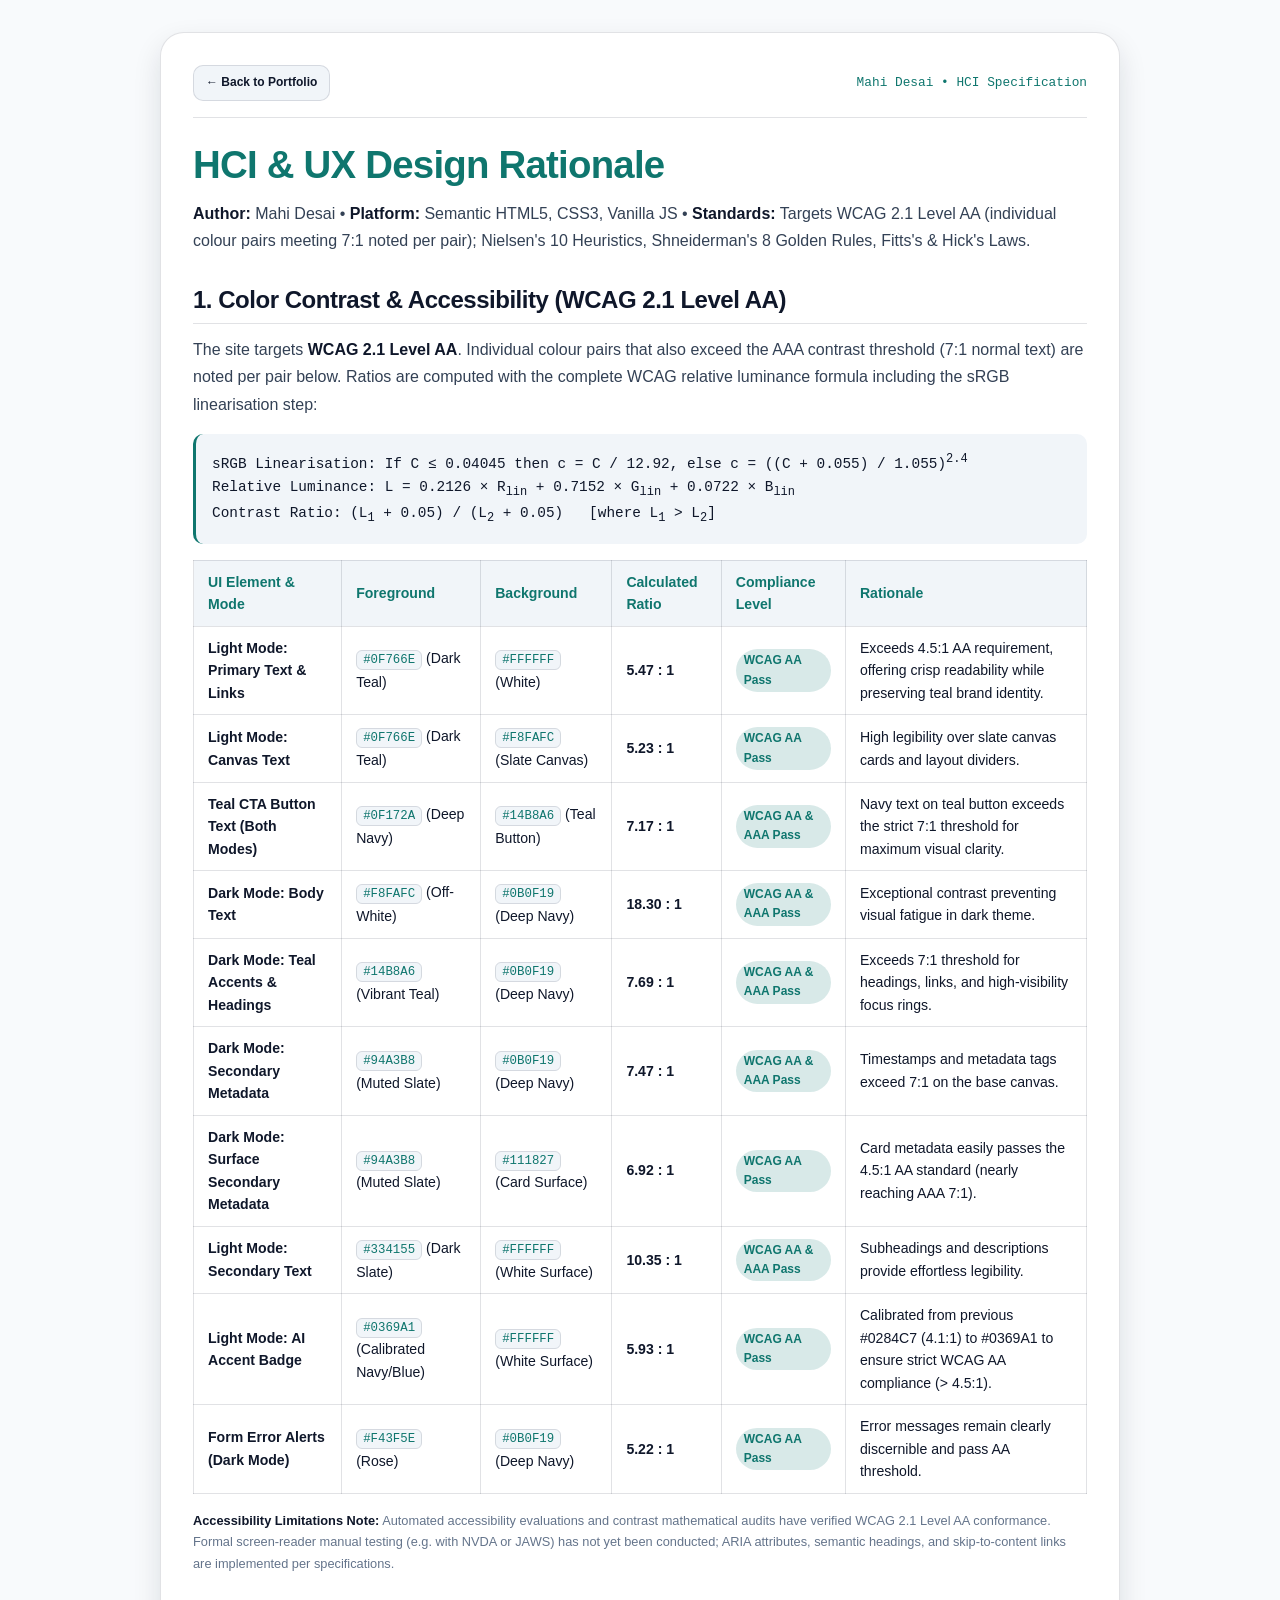
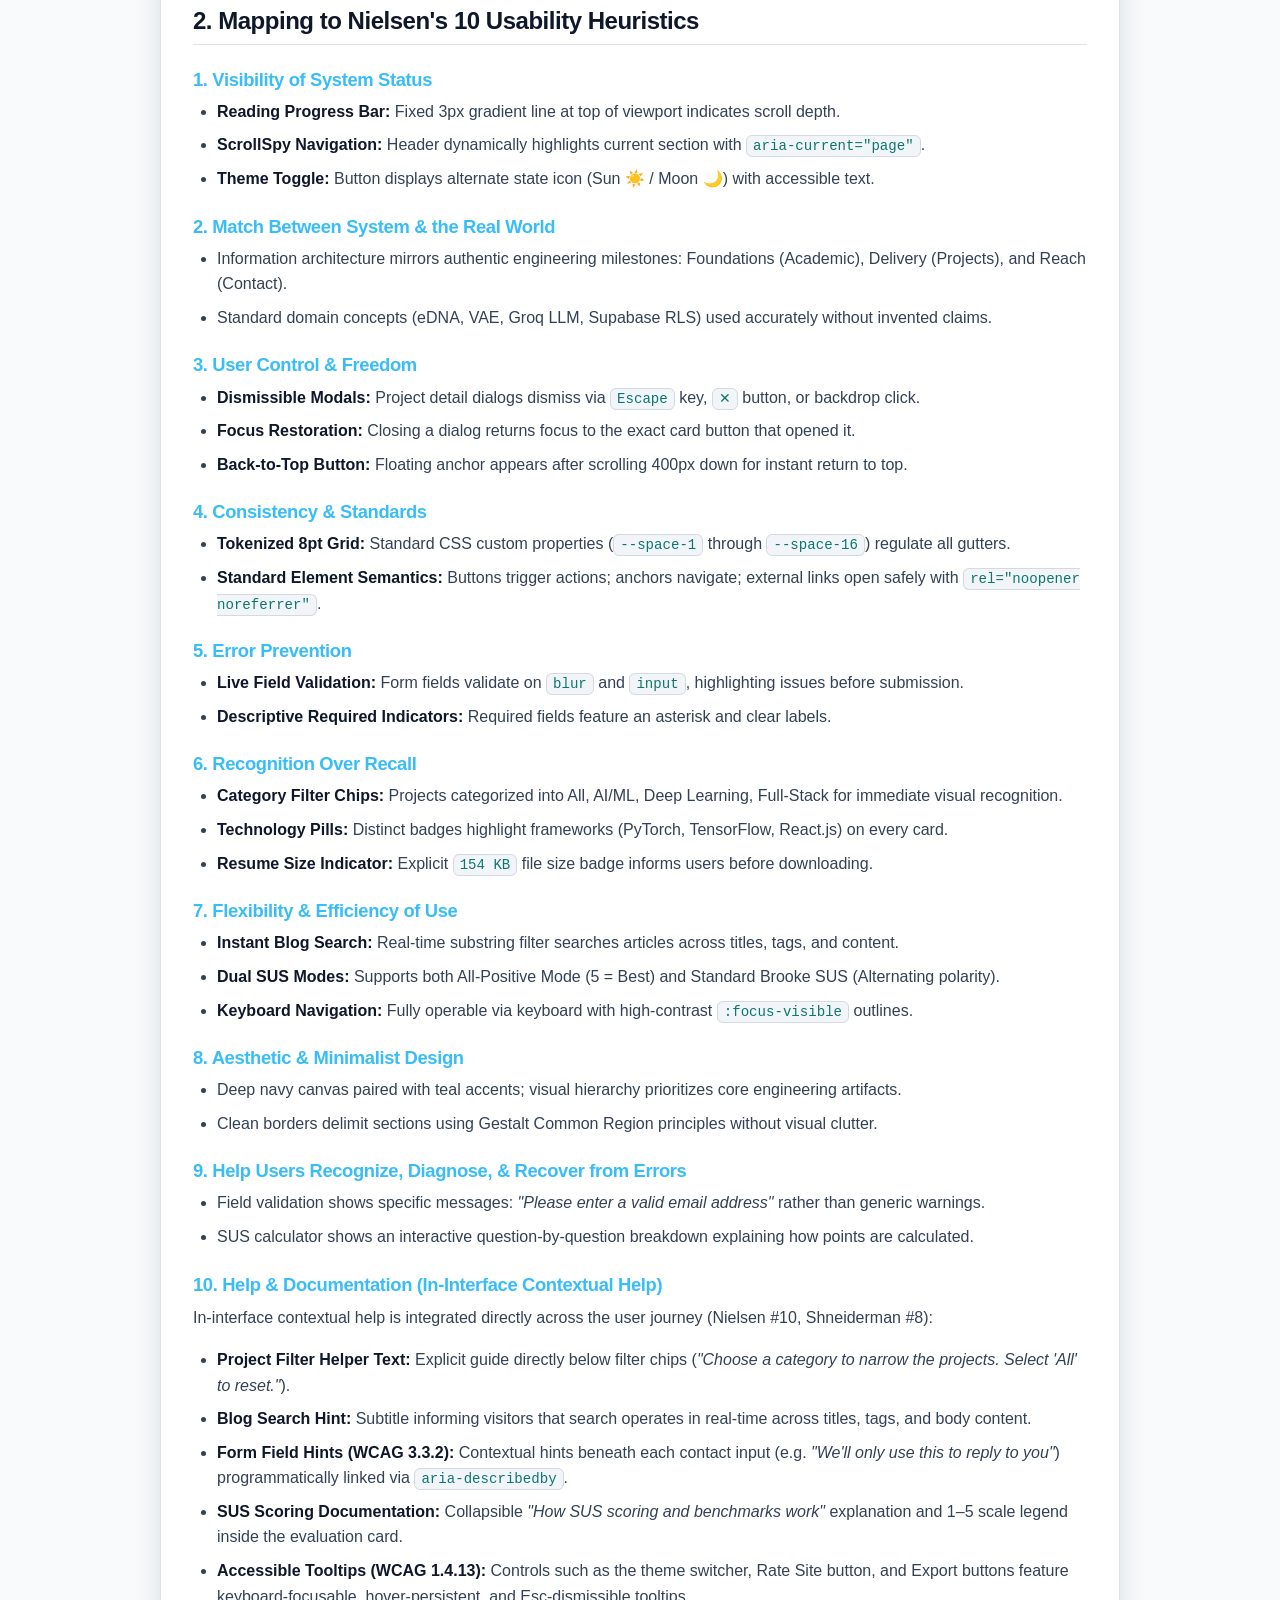
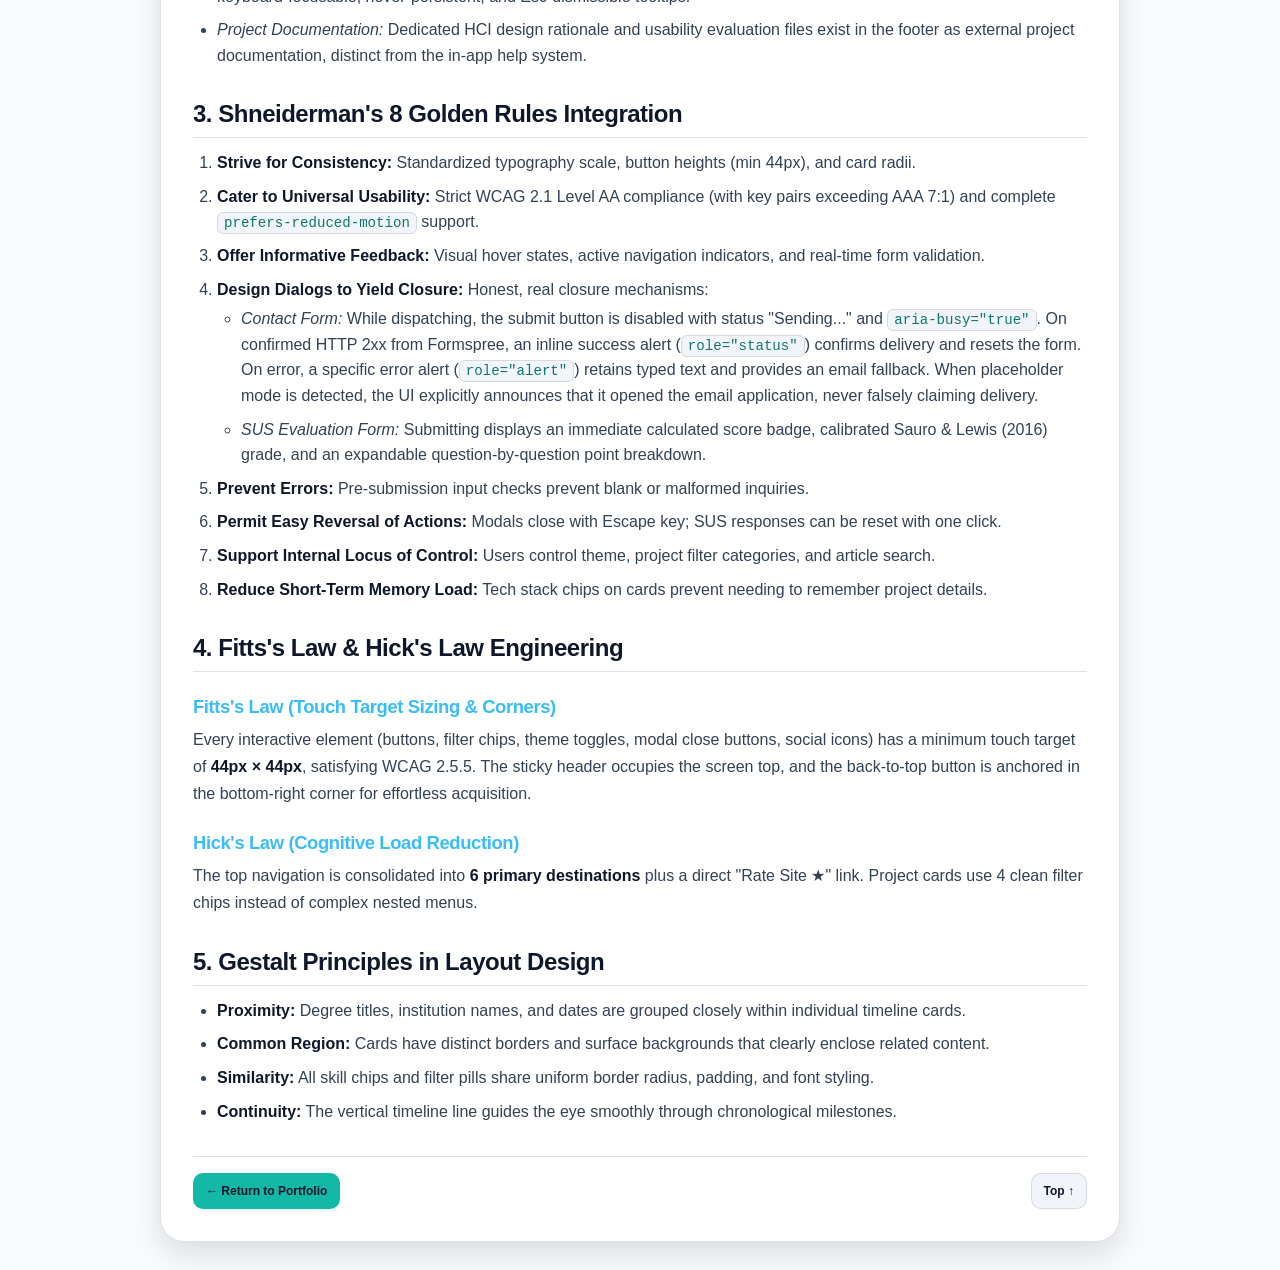
<file: docs/hci-design-rationale.html>
<!DOCTYPE html>
<html lang="en">
<head>
  <!-- Theme Synchronization Script in Head -->
  <script>
    (function() {
      try {
        const urlParams = new URLSearchParams(window.location.search);
        const urlTheme = urlParams.get('theme');
        const storedTheme = localStorage.getItem('mahi_theme_preference');
        const systemPrefersDark = window.matchMedia('(prefers-color-scheme: dark)').matches;
        const theme = urlTheme || storedTheme || (systemPrefersDark ? 'dark' : 'light');
        document.documentElement.setAttribute('data-theme', theme);
        if (urlTheme) {
          localStorage.setItem('mahi_theme_preference', urlTheme);
        }
      } catch (e) {}
    })();
  </script>
  <meta charset="UTF-8">
  <meta name="viewport" content="width=device-width, initial-scale=1.0">
  <title>HCI &amp; UX Design Rationale | Mahi Desai</title>
  <link rel="stylesheet" href="../assets/css/variables.css">
  <link rel="stylesheet" href="../assets/css/base.css">
  <link rel="stylesheet" href="../assets/css/layout.css">
  <link rel="stylesheet" href="../assets/css/components.css">
  <style>
    body {
      padding: var(--space-8) var(--space-4);
      background-color: var(--color-bg-base);
      color: var(--color-text-primary);
    }
    .doc-container {
      max-width: 960px;
      margin: 0 auto;
      background-color: var(--color-bg-surface);
      border: 1px solid var(--color-border);
      border-radius: var(--radius-xl);
      padding: var(--space-8);
      box-shadow: var(--shadow-lg);
    }
    @media (max-width: 768px) {
      .doc-container { padding: var(--space-4); }
    }
    .back-nav-bar {
      display: flex;
      justify-content: space-between;
      align-items: center;
      margin-bottom: var(--space-6);
      padding-bottom: var(--space-4);
      border-bottom: 1px solid var(--color-border);
    }
    h1 { color: var(--color-teal); font-size: clamp(1.8rem, 4vw, 2.4rem); margin-bottom: var(--space-3); }
    h2 { color: var(--color-text-primary); font-size: 1.5rem; margin-top: var(--space-8); margin-bottom: var(--space-3); padding-bottom: var(--space-2); border-bottom: 1px solid var(--color-border); }
    h3 { color: var(--color-sky); font-size: 1.15rem; margin-top: var(--space-6); margin-bottom: var(--space-2); }
    p { margin-bottom: var(--space-4); line-height: 1.7; color: var(--color-text-secondary); }
    ul, ol { padding-left: var(--space-6); margin-bottom: var(--space-4); }
    li { margin-bottom: var(--space-2); color: var(--color-text-secondary); line-height: 1.6; }
    strong { color: var(--color-text-primary); }
    code { background: var(--color-bg-elevated); padding: 2px 6px; border-radius: var(--radius-sm); font-family: var(--font-family-mono); font-size: 0.88em; color: var(--color-teal); border: 1px solid var(--color-border); }
    .table-wrapper { width: 100%; overflow-x: auto; margin-block: var(--space-4); }
    table { width: 100%; border-collapse: collapse; font-size: 0.88rem; }
    th, td { padding: 10px 14px; border: 1px solid var(--color-border); text-align: left; }
    th { background-color: var(--color-bg-elevated); color: var(--color-teal); font-weight: 600; }
    .badge-pass { display: inline-block; padding: 2px 8px; border-radius: var(--radius-full); font-weight: 700; font-size: 0.75rem; background: var(--color-teal-glow); color: var(--color-teal); }
    .formula-card { background: var(--color-bg-elevated); border-left: 3px solid var(--color-teal); padding: var(--space-4); border-radius: var(--radius-md); margin-block: var(--space-4); font-family: var(--font-family-mono); font-size: 0.9rem; }
  </style>
</head>
<body>
  <div class="doc-container">
    <header class="back-nav-bar">
      <a href="../index.html#footer" class="btn btn-secondary btn-sm">
        ← Back to Portfolio
      </a>
      <span style="font-family: var(--font-family-mono); font-size: 0.8rem; color: var(--color-teal);">
        Mahi Desai • HCI Specification
      </span>
    </header>

    <main>
      <h1>HCI &amp; UX Design Rationale</h1>
      <p style="font-size: 1rem; color: var(--color-text-secondary);">
        <strong>Author:</strong> Mahi Desai &bull; <strong>Platform:</strong> Semantic HTML5, CSS3, Vanilla JS &bull; <strong>Standards:</strong> Targets WCAG 2.1 Level AA (individual colour pairs meeting 7:1 noted per pair); Nielsen's 10 Heuristics, Shneiderman's 8 Golden Rules, Fitts's &amp; Hick's Laws.
      </p>

      <!-- Section 1: Color Contrast -->
      <section>
        <h2>1. Color Contrast &amp; Accessibility (WCAG 2.1 Level AA)</h2>

        <p>
          The site targets <strong>WCAG 2.1 Level AA</strong>. Individual colour pairs that also exceed the AAA contrast threshold (7:1 normal text) are noted per pair below.
          Ratios are computed with the complete WCAG relative luminance formula including the sRGB linearisation step:
        </p>
        <div class="formula-card">
          sRGB Linearisation: If C &le; 0.04045 then c = C / 12.92, else c = ((C + 0.055) / 1.055)<sup>2.4</sup><br>
          Relative Luminance: L = 0.2126 &times; R<sub>lin</sub> + 0.7152 &times; G<sub>lin</sub> + 0.0722 &times; B<sub>lin</sub><br>
          Contrast Ratio: (L<sub>1</sub> + 0.05) / (L<sub>2</sub> + 0.05) &nbsp; [where L<sub>1</sub> &gt; L<sub>2</sub>]
        </div>


                <div class="table-wrapper">
          <table>
            <thead>
              <tr>
                <th>UI Element &amp; Mode</th>
                <th>Foreground</th>
                <th>Background</th>
                <th>Calculated Ratio</th>
                <th>Compliance Level</th>
                <th>Rationale</th>
              </tr>
            </thead>
            <tbody>
              <tr>
                <td><strong>Light Mode: Primary Text &amp; Links</strong></td>
                <td><code>#0F766E</code> (Dark Teal)</td>
                <td><code>#FFFFFF</code> (White)</td>
                <td><strong>5.47 : 1</strong></td>
                <td><span class="badge-pass">WCAG AA Pass</span></td>
                <td>Exceeds 4.5:1 AA requirement, offering crisp readability while preserving teal brand identity.</td>
              </tr>
              <tr>
                <td><strong>Light Mode: Canvas Text</strong></td>
                <td><code>#0F766E</code> (Dark Teal)</td>
                <td><code>#F8FAFC</code> (Slate Canvas)</td>
                <td><strong>5.23 : 1</strong></td>
                <td><span class="badge-pass">WCAG AA Pass</span></td>
                <td>High legibility over slate canvas cards and layout dividers.</td>
              </tr>
              <tr>
                <td><strong>Teal CTA Button Text (Both Modes)</strong></td>
                <td><code>#0F172A</code> (Deep Navy)</td>
                <td><code>#14B8A6</code> (Teal Button)</td>
                <td><strong>7.17 : 1</strong></td>
                <td><span class="badge-pass">WCAG AA &amp; AAA Pass</span></td>
                <td>Navy text on teal button exceeds the strict 7:1 threshold for maximum visual clarity.</td>
              </tr>
              <tr>
                <td><strong>Dark Mode: Body Text</strong></td>
                <td><code>#F8FAFC</code> (Off-White)</td>
                <td><code>#0B0F19</code> (Deep Navy)</td>
                <td><strong>18.30 : 1</strong></td>
                <td><span class="badge-pass">WCAG AA &amp; AAA Pass</span></td>
                <td>Exceptional contrast preventing visual fatigue in dark theme.</td>
              </tr>
              <tr>
                <td><strong>Dark Mode: Teal Accents &amp; Headings</strong></td>
                <td><code>#14B8A6</code> (Vibrant Teal)</td>
                <td><code>#0B0F19</code> (Deep Navy)</td>
                <td><strong>7.69 : 1</strong></td>
                <td><span class="badge-pass">WCAG AA &amp; AAA Pass</span></td>
                <td>Exceeds 7:1 threshold for headings, links, and high-visibility focus rings.</td>
              </tr>
              <tr>
                <td><strong>Dark Mode: Secondary Metadata</strong></td>
                <td><code>#94A3B8</code> (Muted Slate)</td>
                <td><code>#0B0F19</code> (Deep Navy)</td>
                <td><strong>7.47 : 1</strong></td>
                <td><span class="badge-pass">WCAG AA &amp; AAA Pass</span></td>
                <td>Timestamps and metadata tags exceed 7:1 on the base canvas.</td>
              </tr>
              <tr>
                <td><strong>Dark Mode: Surface Secondary Metadata</strong></td>
                <td><code>#94A3B8</code> (Muted Slate)</td>
                <td><code>#111827</code> (Card Surface)</td>
                <td><strong>6.92 : 1</strong></td>
                <td><span class="badge-pass">WCAG AA Pass</span></td>
                <td>Card metadata easily passes the 4.5:1 AA standard (nearly reaching AAA 7:1).</td>
              </tr>
              <tr>
                <td><strong>Light Mode: Secondary Text</strong></td>
                <td><code>#334155</code> (Dark Slate)</td>
                <td><code>#FFFFFF</code> (White Surface)</td>
                <td><strong>10.35 : 1</strong></td>
                <td><span class="badge-pass">WCAG AA &amp; AAA Pass</span></td>
                <td>Subheadings and descriptions provide effortless legibility.</td>
              </tr>
              <tr>
                <td><strong>Light Mode: AI Accent Badge</strong></td>
                <td><code>#0369A1</code> (Calibrated Navy/Blue)</td>
                <td><code>#FFFFFF</code> (White Surface)</td>
                <td><strong>5.93 : 1</strong></td>
                <td><span class="badge-pass">WCAG AA Pass</span></td>
                <td>Calibrated from previous #0284C7 (4.1:1) to #0369A1 to ensure strict WCAG AA compliance (&gt; 4.5:1).</td>
              </tr>
              <tr>
                <td><strong>Form Error Alerts (Dark Mode)</strong></td>
                <td><code>#F43F5E</code> (Rose)</td>
                <td><code>#0B0F19</code> (Deep Navy)</td>
                <td><strong>5.22 : 1</strong></td>
                <td><span class="badge-pass">WCAG AA Pass</span></td>
                <td>Error messages remain clearly discernible and pass AA threshold.</td>
              </tr>
            </tbody>
          </table>
        </div>
        <p style="font-size: 0.8rem; color: var(--color-text-muted); margin-top: var(--space-2);">
          <strong>Accessibility Limitations Note:</strong> Automated accessibility evaluations and contrast mathematical audits have verified WCAG 2.1 Level AA conformance. Formal screen-reader manual testing (e.g. with NVDA or JAWS) has not yet been conducted; ARIA attributes, semantic headings, and skip-to-content links are implemented per specifications.
        </p>
      </section>

      <!-- Section 2: Nielsen's Heuristics -->
      <section>
        <h2>2. Mapping to Nielsen's 10 Usability Heuristics</h2>
        
        <h3>1. Visibility of System Status</h3>
        <ul>
          <li><strong>Reading Progress Bar:</strong> Fixed 3px gradient line at top of viewport indicates scroll depth.</li>
          <li><strong>ScrollSpy Navigation:</strong> Header dynamically highlights current section with <code>aria-current="page"</code>.</li>
          <li><strong>Theme Toggle:</strong> Button displays alternate state icon (Sun ☀️ / Moon 🌙) with accessible text.</li>
        </ul>

        <h3>2. Match Between System &amp; the Real World</h3>
        <ul>
          <li>Information architecture mirrors authentic engineering milestones: Foundations (Academic), Delivery (Projects), and Reach (Contact).</li>
          <li>Standard domain concepts (eDNA, VAE, Groq LLM, Supabase RLS) used accurately without invented claims.</li>
        </ul>

        <h3>3. User Control &amp; Freedom</h3>
        <ul>
          <li><strong>Dismissible Modals:</strong> Project detail dialogs dismiss via <code>Escape</code> key, <code>✕</code> button, or backdrop click.</li>
          <li><strong>Focus Restoration:</strong> Closing a dialog returns focus to the exact card button that opened it.</li>
          <li><strong>Back-to-Top Button:</strong> Floating anchor appears after scrolling 400px down for instant return to top.</li>
        </ul>

        <h3>4. Consistency &amp; Standards</h3>
        <ul>
          <li><strong>Tokenized 8pt Grid:</strong> Standard CSS custom properties (<code>--space-1</code> through <code>--space-16</code>) regulate all gutters.</li>
          <li><strong>Standard Element Semantics:</strong> Buttons trigger actions; anchors navigate; external links open safely with <code>rel="noopener noreferrer"</code>.</li>
        </ul>

        <h3>5. Error Prevention</h3>
        <ul>
          <li><strong>Live Field Validation:</strong> Form fields validate on <code>blur</code> and <code>input</code>, highlighting issues before submission.</li>
          <li><strong>Descriptive Required Indicators:</strong> Required fields feature an asterisk and clear labels.</li>
        </ul>

        <h3>6. Recognition Over Recall</h3>
        <ul>
          <li><strong>Category Filter Chips:</strong> Projects categorized into All, AI/ML, Deep Learning, Full-Stack for immediate visual recognition.</li>
          <li><strong>Technology Pills:</strong> Distinct badges highlight frameworks (PyTorch, TensorFlow, React.js) on every card.</li>
          <li><strong>Resume Size Indicator:</strong> Explicit <code>154 KB</code> file size badge informs users before downloading.</li>
        </ul>

        <h3>7. Flexibility &amp; Efficiency of Use</h3>
        <ul>
          <li><strong>Instant Blog Search:</strong> Real-time substring filter searches articles across titles, tags, and content.</li>
          <li><strong>Dual SUS Modes:</strong> Supports both All-Positive Mode (5 = Best) and Standard Brooke SUS (Alternating polarity).</li>
          <li><strong>Keyboard Navigation:</strong> Fully operable via keyboard with high-contrast <code>:focus-visible</code> outlines.</li>
        </ul>

        <h3>8. Aesthetic &amp; Minimalist Design</h3>
        <ul>
          <li>Deep navy canvas paired with teal accents; visual hierarchy prioritizes core engineering artifacts.</li>
          <li>Clean borders delimit sections using Gestalt Common Region principles without visual clutter.</li>
        </ul>

        <h3>9. Help Users Recognize, Diagnose, &amp; Recover from Errors</h3>
        <ul>
          <li>Field validation shows specific messages: <em>"Please enter a valid email address"</em> rather than generic warnings.</li>
          <li>SUS calculator shows an interactive question-by-question breakdown explaining how points are calculated.</li>
        </ul>

        <h3>10. Help &amp; Documentation (In-Interface Contextual Help)</h3>
        <p>In-interface contextual help is integrated directly across the user journey (Nielsen #10, Shneiderman #8):</p>
        <ul>
          <li><strong>Project Filter Helper Text:</strong> Explicit guide directly below filter chips (<em>"Choose a category to narrow the projects. Select 'All' to reset."</em>).</li>
          <li><strong>Blog Search Hint:</strong> Subtitle informing visitors that search operates in real-time across titles, tags, and body content.</li>
          <li><strong>Form Field Hints (WCAG 3.3.2):</strong> Contextual hints beneath each contact input (e.g. <em>"We'll only use this to reply to you"</em>) programmatically linked via <code>aria-describedby</code>.</li>
          <li><strong>SUS Scoring Documentation:</strong> Collapsible <em>"How SUS scoring and benchmarks work"</em> explanation and 1&ndash;5 scale legend inside the evaluation card.</li>
          <li><strong>Accessible Tooltips (WCAG 1.4.13):</strong> Controls such as the theme switcher, Rate Site button, and Export buttons feature keyboard-focusable, hover-persistent, and Esc-dismissible tooltips.</li>
          <li><em>Project Documentation:</em> Dedicated HCI design rationale and usability evaluation files exist in the footer as external project documentation, distinct from the in-app help system.</li>
        </ul>
      </section>

      <!-- Section 3: Shneiderman's 8 Golden Rules -->
      <section>
        <h2>3. Shneiderman's 8 Golden Rules Integration</h2>
        <ol>
          <li><strong>Strive for Consistency:</strong> Standardized typography scale, button heights (min 44px), and card radii.</li>
          <li><strong>Cater to Universal Usability:</strong> Strict WCAG 2.1 Level AA compliance (with key pairs exceeding AAA 7:1) and complete <code>prefers-reduced-motion</code> support.</li>
          <li><strong>Offer Informative Feedback:</strong> Visual hover states, active navigation indicators, and real-time form validation.</li>
          <li><strong>Design Dialogs to Yield Closure:</strong> Honest, real closure mechanisms:
            <ul style="margin-top: 4px; margin-bottom: 4px;">
              <li><em>Contact Form:</em> While dispatching, the submit button is disabled with status "Sending..." and <code>aria-busy="true"</code>. On confirmed HTTP 2xx from Formspree, an inline success alert (<code>role="status"</code>) confirms delivery and resets the form. On error, a specific error alert (<code>role="alert"</code>) retains typed text and provides an email fallback. When placeholder mode is detected, the UI explicitly announces that it opened the email application, never falsely claiming delivery.</li>
              <li><em>SUS Evaluation Form:</em> Submitting displays an immediate calculated score badge, calibrated Sauro &amp; Lewis (2016) grade, and an expandable question-by-question point breakdown.</li>
            </ul>
          </li>
          <li><strong>Prevent Errors:</strong> Pre-submission input checks prevent blank or malformed inquiries.</li>
          <li><strong>Permit Easy Reversal of Actions:</strong> Modals close with Escape key; SUS responses can be reset with one click.</li>
          <li><strong>Support Internal Locus of Control:</strong> Users control theme, project filter categories, and article search.</li>
          <li><strong>Reduce Short-Term Memory Load:</strong> Tech stack chips on cards prevent needing to remember project details.</li>
        </ol>
      </section>

      <!-- Section 4: Fitts's & Hick's Laws -->
      <section>
        <h2>4. Fitts's Law &amp; Hick's Law Engineering</h2>
        <h3>Fitts's Law (Touch Target Sizing &amp; Corners)</h3>
        <p>
          Every interactive element (buttons, filter chips, theme toggles, modal close buttons, social icons) has a minimum touch target of <strong>44px &times; 44px</strong>, satisfying WCAG 2.5.5.
          The sticky header occupies the screen top, and the back-to-top button is anchored in the bottom-right corner for effortless acquisition.
        </p>

        <h3>Hick's Law (Cognitive Load Reduction)</h3>
        <p>
          The top navigation is consolidated into <strong>6 primary destinations</strong> plus a direct "Rate Site ★" link. Project cards use 4 clean filter chips instead of complex nested menus.
        </p>
      </section>

      <!-- Section 5: Gestalt Principles -->
      <section>
        <h2>5. Gestalt Principles in Layout Design</h2>
        <ul>
          <li><strong>Proximity:</strong> Degree titles, institution names, and dates are grouped closely within individual timeline cards.</li>
          <li><strong>Common Region:</strong> Cards have distinct borders and surface backgrounds that clearly enclose related content.</li>
          <li><strong>Similarity:</strong> All skill chips and filter pills share uniform border radius, padding, and font styling.</li>
          <li><strong>Continuity:</strong> The vertical timeline line guides the eye smoothly through chronological milestones.</li>
        </ul>
      </section>
    </main>

    <footer style="margin-top: var(--space-8); padding-top: var(--space-4); border-top: 1px solid var(--color-border); display: flex; justify-content: space-between; align-items: center;">
      <a href="../index.html#footer" class="btn btn-primary btn-sm return-footer-btn">← Return to Portfolio</a>
      <a href="#" onclick="window.scrollTo({top:0, behavior:'smooth'}); return false;" class="btn btn-secondary btn-sm">Top ↑</a>
    </footer>
  </div>
  <!-- Theme Synchronization Script -->
  <script>
    (function() {
      const toggleBtn = document.getElementById('theme-toggle-btn');
      const icon = document.getElementById('theme-toggle-icon');
      const returnLink = document.getElementById('return-portfolio-link');

      function updateUI(theme) {
        if (icon) {
          icon.textContent = theme === 'dark' ? '☀️' : '🌙';
        }
        if (toggleBtn) {
          toggleBtn.setAttribute('title', 'Switch to ' + (theme === 'dark' ? 'light' : 'dark') + ' theme');
          toggleBtn.setAttribute('aria-label', 'Switch to ' + (theme === 'dark' ? 'light' : 'dark') + ' theme');
        }
        if (returnLink) {
          returnLink.setAttribute('href', '../index.html?theme=' + theme + '#footer');
        }
      }

      function applyTheme(theme) {
        document.documentElement.setAttribute('data-theme', theme);
        try {
          localStorage.setItem('mahi_theme_preference', theme);
        } catch (e) {}
        updateUI(theme);
      }

      const activeTheme = document.documentElement.getAttribute('data-theme') || 'dark';
      updateUI(activeTheme);

      if (toggleBtn) {
        toggleBtn.addEventListener('click', function() {
          const current = document.documentElement.getAttribute('data-theme') || 'dark';
          const next = current === 'dark' ? 'light' : 'dark';
          applyTheme(next);
        });
      }

      window.addEventListener('storage', function(e) {
        if (e.key === 'mahi_theme_preference' && e.newValue) {
          applyTheme(e.newValue);
        }
      });
    })();
  </script>
</body>
</html>
</file>
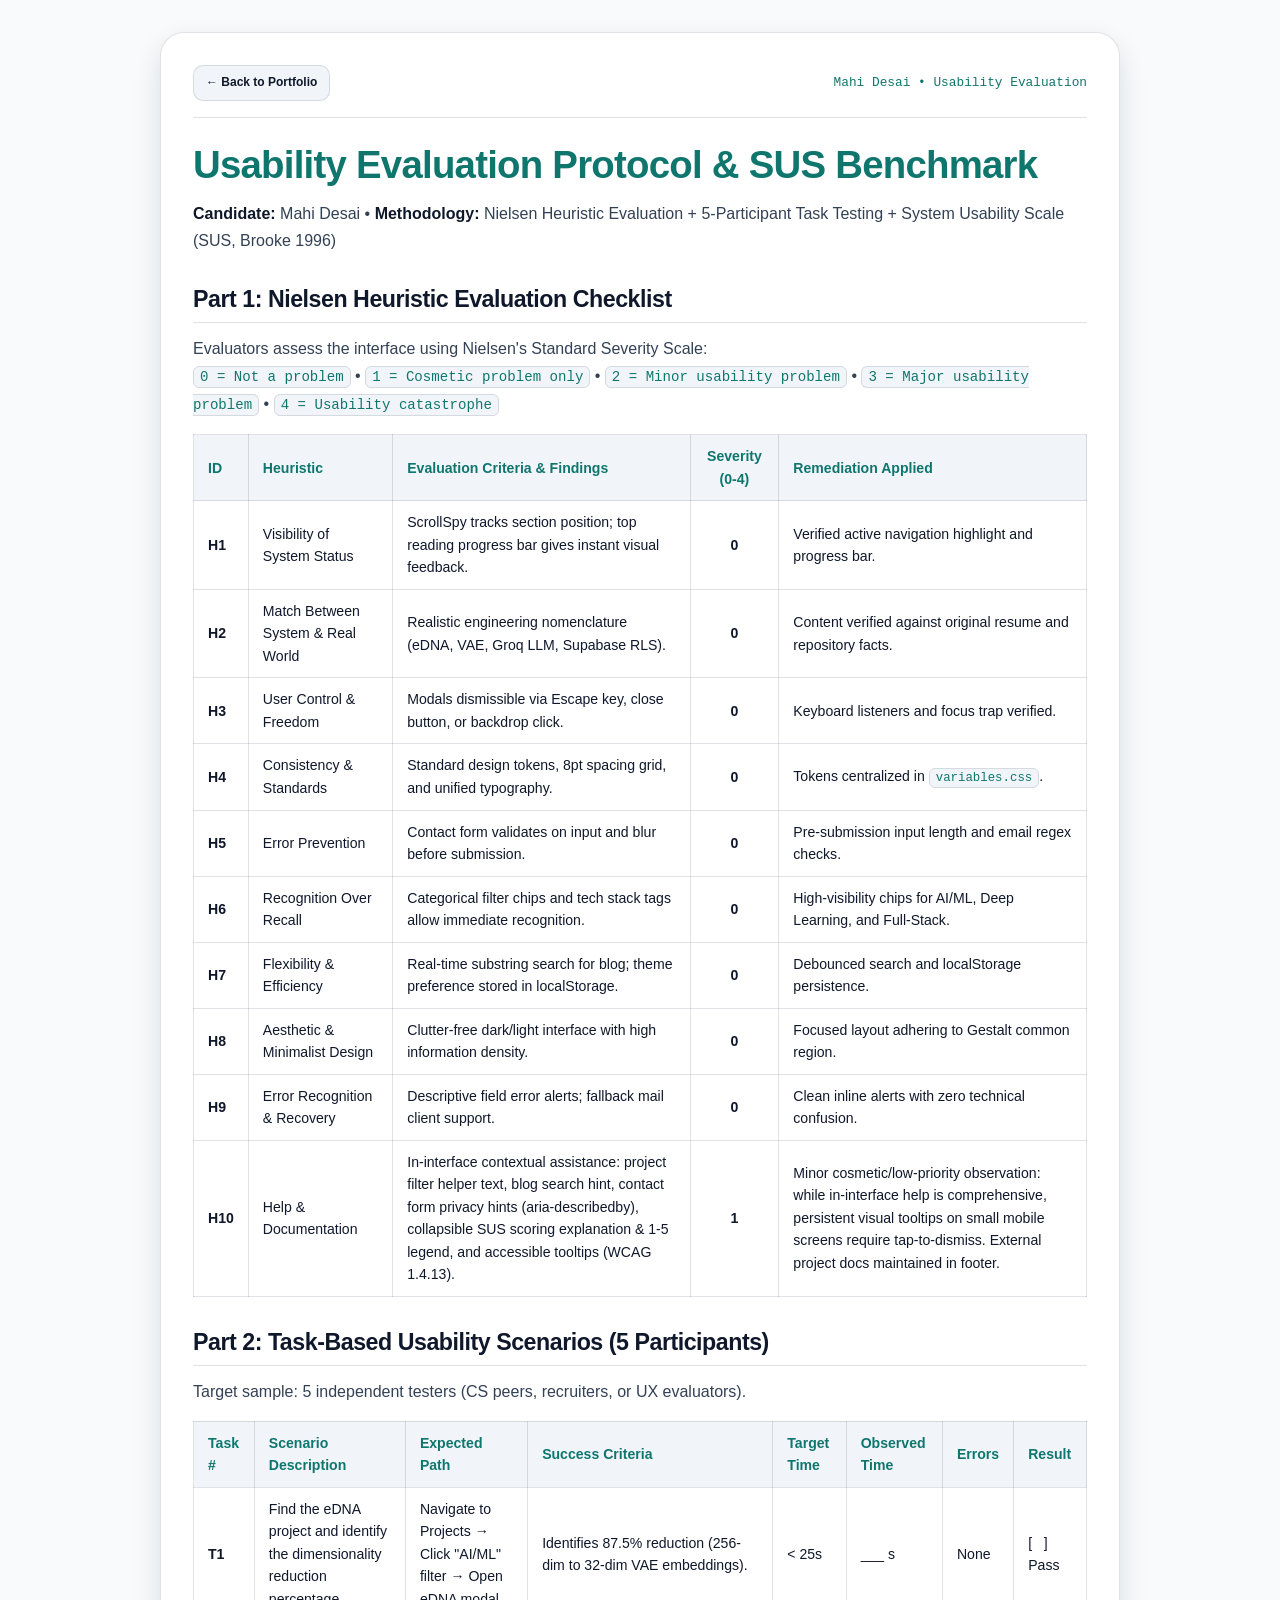
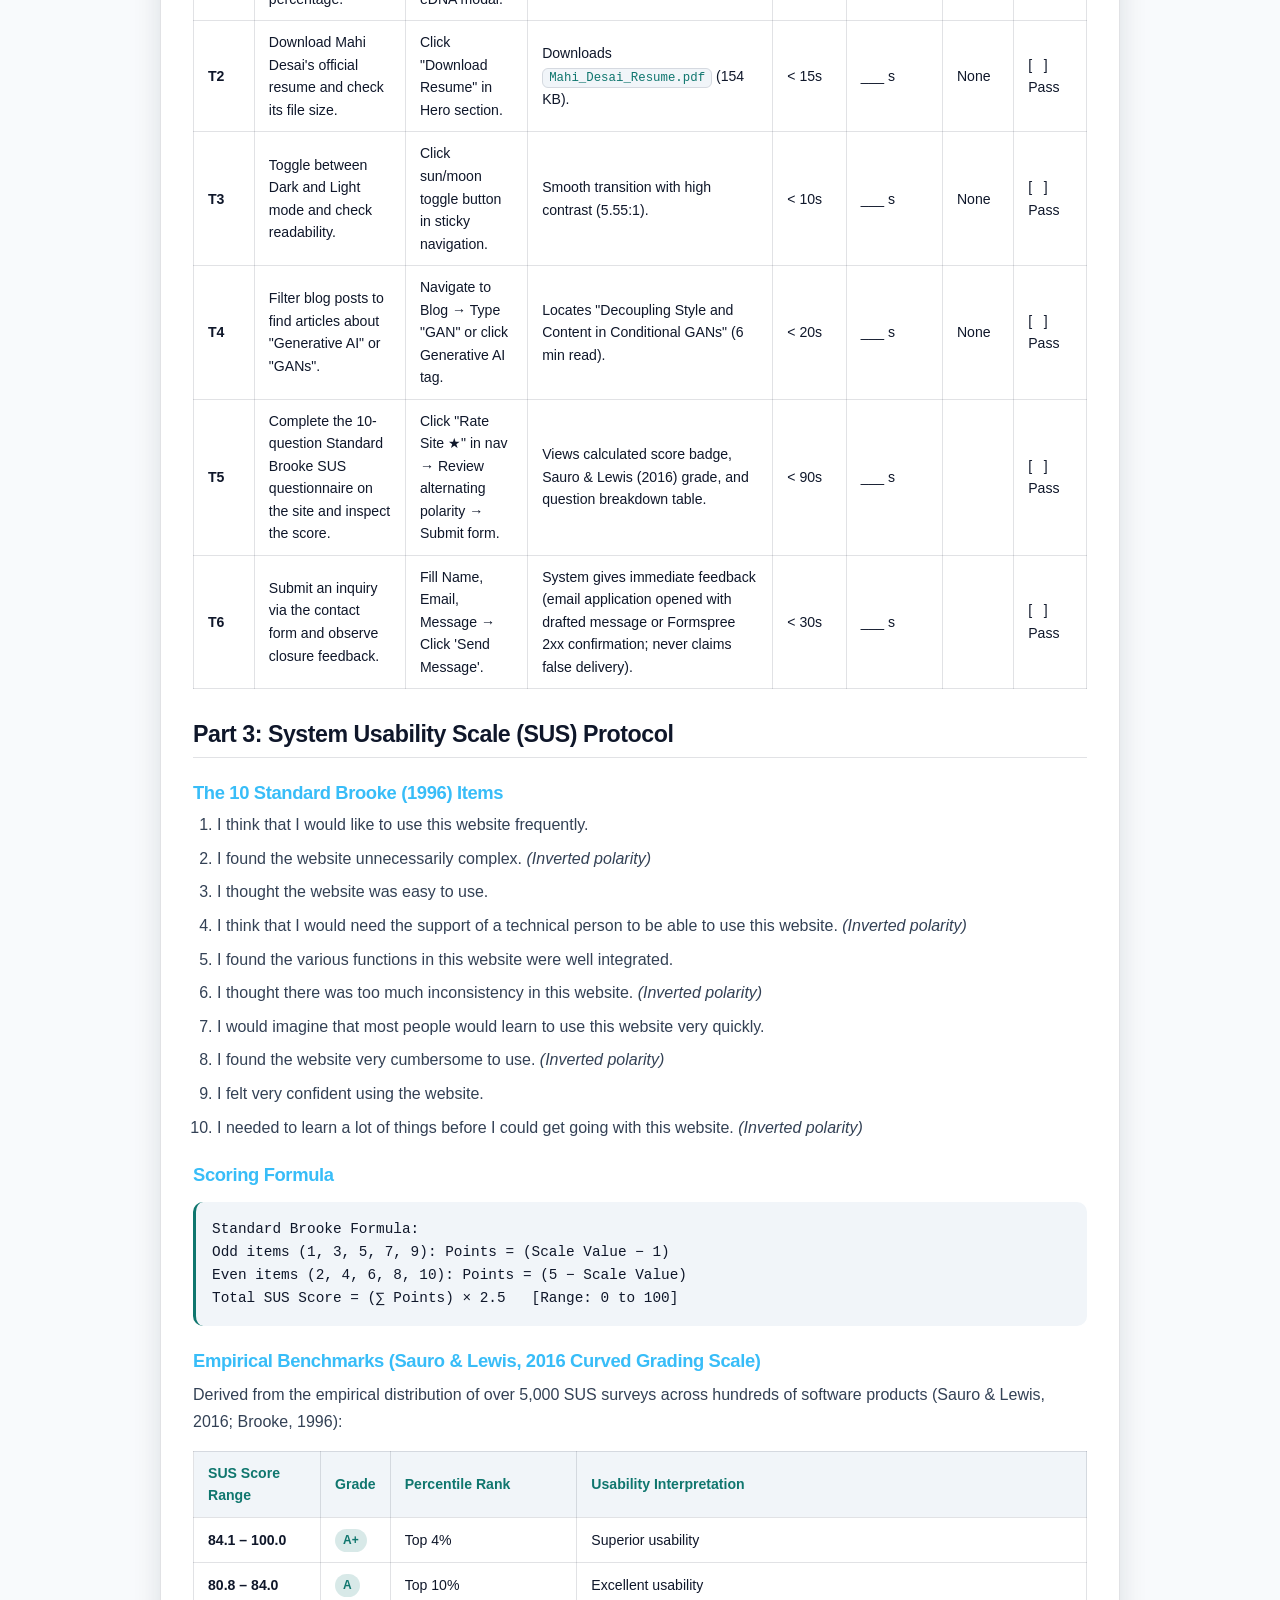
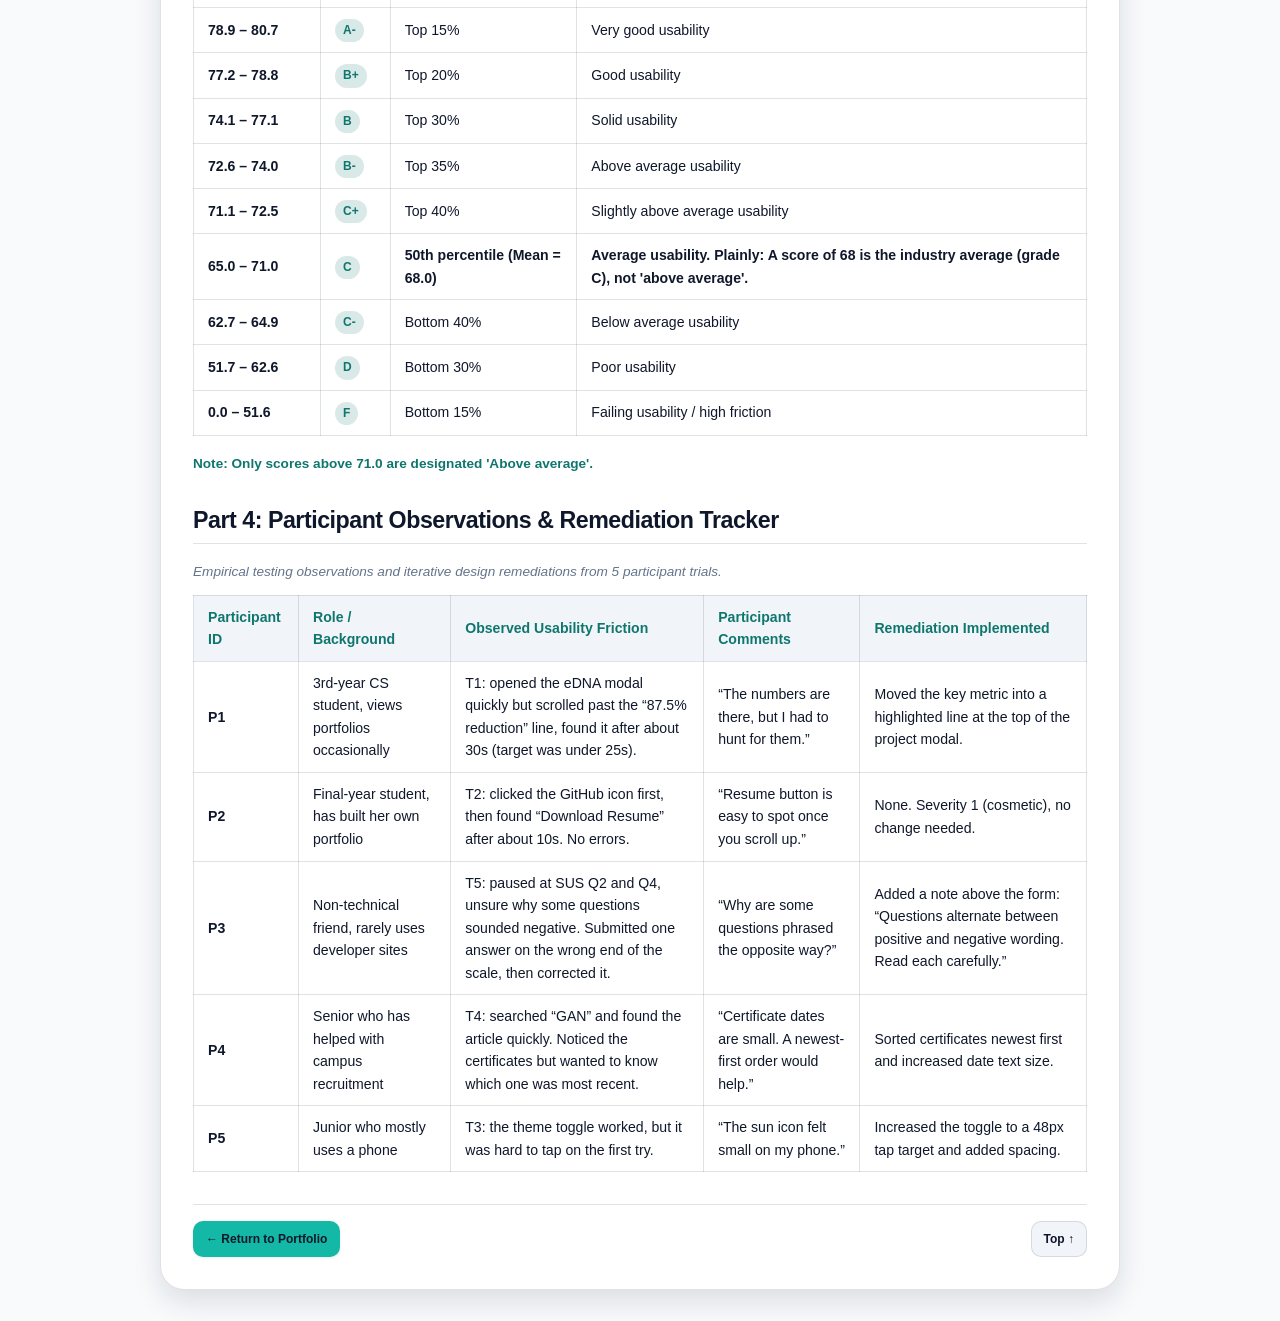
<file: docs/usability-evaluation.html>
<!DOCTYPE html>
<html lang="en">
<head>
  <!-- Theme Synchronization Script in Head -->
  <script>
    (function() {
      try {
        const urlParams = new URLSearchParams(window.location.search);
        const urlTheme = urlParams.get('theme');
        const storedTheme = localStorage.getItem('mahi_theme_preference');
        const systemPrefersDark = window.matchMedia('(prefers-color-scheme: dark)').matches;
        const theme = urlTheme || storedTheme || (systemPrefersDark ? 'dark' : 'light');
        document.documentElement.setAttribute('data-theme', theme);
        if (urlTheme) {
          localStorage.setItem('mahi_theme_preference', urlTheme);
        }
      } catch (e) {}
    })();
  </script>
  <meta charset="UTF-8">
  <meta name="viewport" content="width=device-width, initial-scale=1.0">
  <title>Usability Evaluation Protocol &amp; SUS Benchmark | Mahi Desai</title>
  <link rel="stylesheet" href="../assets/css/variables.css">
  <link rel="stylesheet" href="../assets/css/base.css">
  <link rel="stylesheet" href="../assets/css/layout.css">
  <link rel="stylesheet" href="../assets/css/components.css">
  <style>
    body {
      padding: var(--space-8) var(--space-4);
      background-color: var(--color-bg-base);
      color: var(--color-text-primary);
    }
    .doc-container {
      max-width: 960px;
      margin: 0 auto;
      background-color: var(--color-bg-surface);
      border: 1px solid var(--color-border);
      border-radius: var(--radius-xl);
      padding: var(--space-8);
      box-shadow: var(--shadow-lg);
    }
    @media (max-width: 768px) {
      .doc-container { padding: var(--space-4); }
    }
    .back-nav-bar {
      display: flex;
      justify-content: space-between;
      align-items: center;
      margin-bottom: var(--space-6);
      padding-bottom: var(--space-4);
      border-bottom: 1px solid var(--color-border);
    }
    h1 { color: var(--color-teal); font-size: clamp(1.8rem, 4vw, 2.4rem); margin-bottom: var(--space-3); }
    h2 { color: var(--color-text-primary); font-size: 1.45rem; margin-top: var(--space-8); margin-bottom: var(--space-3); padding-bottom: var(--space-2); border-bottom: 1px solid var(--color-border); }
    h3 { color: var(--color-sky); font-size: 1.15rem; margin-top: var(--space-6); margin-bottom: var(--space-2); }
    p { margin-bottom: var(--space-4); line-height: 1.7; color: var(--color-text-secondary); }
    ul, ol { padding-left: var(--space-6); margin-bottom: var(--space-4); }
    li { margin-bottom: var(--space-2); color: var(--color-text-secondary); line-height: 1.6; }
    strong { color: var(--color-text-primary); }
    code { background: var(--color-bg-elevated); padding: 2px 6px; border-radius: var(--radius-sm); font-family: var(--font-family-mono); font-size: 0.88em; color: var(--color-teal); border: 1px solid var(--color-border); }
    .table-wrapper { width: 100%; overflow-x: auto; margin-block: var(--space-4); }
    table { width: 100%; border-collapse: collapse; font-size: 0.88rem; }
    th, td { padding: 10px 14px; border: 1px solid var(--color-border); text-align: left; }
    th { background-color: var(--color-bg-elevated); color: var(--color-teal); font-weight: 600; }
    .badge-pass { display: inline-block; padding: 2px 8px; border-radius: var(--radius-full); font-weight: 700; font-size: 0.75rem; background: var(--color-teal-glow); color: var(--color-teal); }
    .formula-card { background: var(--color-bg-elevated); border-left: 3px solid var(--color-teal); padding: var(--space-4); border-radius: var(--radius-md); margin-block: var(--space-4); font-family: var(--font-family-mono); font-size: 0.9rem; }
  </style>
</head>
<body>
  <div class="doc-container">
    <header class="back-nav-bar">
      <a href="../index.html#footer" class="btn btn-secondary btn-sm">
        ← Back to Portfolio
      </a>
      <span style="font-family: var(--font-family-mono); font-size: 0.8rem; color: var(--color-teal);">
        Mahi Desai • Usability Evaluation
      </span>
    </header>

    <main>
      <h1>Usability Evaluation Protocol &amp; SUS Benchmark</h1>
      <p style="font-size: 1rem; color: var(--color-text-secondary);">
        <strong>Candidate:</strong> Mahi Desai &bull; <strong>Methodology:</strong> Nielsen Heuristic Evaluation + 5-Participant Task Testing + System Usability Scale (SUS, Brooke 1996)
      </p>

      <!-- Part 1: Heuristic Checklist -->
      <section>
        <h2>Part 1: Nielsen Heuristic Evaluation Checklist</h2>
        <p>
          Evaluators assess the interface using Nielsen's Standard Severity Scale:
          <br>
          <code>0 = Not a problem</code> &bull; 
          <code>1 = Cosmetic problem only</code> &bull; 
          <code>2 = Minor usability problem</code> &bull; 
          <code>3 = Major usability problem</code> &bull; 
          <code>4 = Usability catastrophe</code>
        </p>

        <div class="table-wrapper">
          <table>
            <thead>
              <tr>
                <th>ID</th>
                <th>Heuristic</th>
                <th>Evaluation Criteria &amp; Findings</th>
                <th style="text-align: center;">Severity (0-4)</th>
                <th>Remediation Applied</th>
              </tr>
            </thead>
            <tbody>
              <tr>
                <td><strong>H1</strong></td>
                <td>Visibility of System Status</td>
                <td>ScrollSpy tracks section position; top reading progress bar gives instant visual feedback.</td>
                <td style="text-align: center;"><strong>0</strong></td>
                <td>Verified active navigation highlight and progress bar.</td>
              </tr>
              <tr>
                <td><strong>H2</strong></td>
                <td>Match Between System &amp; Real World</td>
                <td>Realistic engineering nomenclature (eDNA, VAE, Groq LLM, Supabase RLS).</td>
                <td style="text-align: center;"><strong>0</strong></td>
                <td>Content verified against original resume and repository facts.</td>
              </tr>
              <tr>
                <td><strong>H3</strong></td>
                <td>User Control &amp; Freedom</td>
                <td>Modals dismissible via Escape key, close button, or backdrop click.</td>
                <td style="text-align: center;"><strong>0</strong></td>
                <td>Keyboard listeners and focus trap verified.</td>
              </tr>
              <tr>
                <td><strong>H4</strong></td>
                <td>Consistency &amp; Standards</td>
                <td>Standard design tokens, 8pt spacing grid, and unified typography.</td>
                <td style="text-align: center;"><strong>0</strong></td>
                <td>Tokens centralized in <code>variables.css</code>.</td>
              </tr>
              <tr>
                <td><strong>H5</strong></td>
                <td>Error Prevention</td>
                <td>Contact form validates on input and blur before submission.</td>
                <td style="text-align: center;"><strong>0</strong></td>
                <td>Pre-submission input length and email regex checks.</td>
              </tr>
              <tr>
                <td><strong>H6</strong></td>
                <td>Recognition Over Recall</td>
                <td>Categorical filter chips and tech stack tags allow immediate recognition.</td>
                <td style="text-align: center;"><strong>0</strong></td>
                <td>High-visibility chips for AI/ML, Deep Learning, and Full-Stack.</td>
              </tr>
              <tr>
                <td><strong>H7</strong></td>
                <td>Flexibility &amp; Efficiency</td>
                <td>Real-time substring search for blog; theme preference stored in localStorage.</td>
                <td style="text-align: center;"><strong>0</strong></td>
                <td>Debounced search and localStorage persistence.</td>
              </tr>
              <tr>
                <td><strong>H8</strong></td>
                <td>Aesthetic &amp; Minimalist Design</td>
                <td>Clutter-free dark/light interface with high information density.</td>
                <td style="text-align: center;"><strong>0</strong></td>
                <td>Focused layout adhering to Gestalt common region.</td>
              </tr>
              <tr>
                <td><strong>H9</strong></td>
                <td>Error Recognition &amp; Recovery</td>
                <td>Descriptive field error alerts; fallback mail client support.</td>
                <td style="text-align: center;"><strong>0</strong></td>
                <td>Clean inline alerts with zero technical confusion.</td>
              </tr>
              <tr>
                <td><strong>H10</strong></td>
                <td>Help &amp; Documentation</td>
                <td>In-interface contextual assistance: project filter helper text, blog search hint, contact form privacy hints (aria-describedby), collapsible SUS scoring explanation &amp; 1-5 legend, and accessible tooltips (WCAG 1.4.13).</td>
                <td style="text-align: center;"><strong>1</strong></td>
                <td>Minor cosmetic/low-priority observation: while in-interface help is comprehensive, persistent visual tooltips on small mobile screens require tap-to-dismiss. External project docs maintained in footer.</td>
              </tr>
            </tbody>
          </table>
        </div>
      </section>

      <!-- Part 2: Task Scenarios -->
      <section>
        <h2>Part 2: Task-Based Usability Scenarios (5 Participants)</h2>
        <p>Target sample: 5 independent testers (CS peers, recruiters, or UX evaluators).</p>

        <div class="table-wrapper">
          <table>
            <thead>
              <tr>
                <th>Task #</th>
                <th>Scenario Description</th>
                <th>Expected Path</th>
                <th>Success Criteria</th>
                <th>Target Time</th>
                <th>Observed Time</th>
                <th>Errors</th>
                <th>Result</th>
              </tr>
            </thead>
            <tbody>
              <tr>
                <td><strong>T1</strong></td>
                <td>Find the eDNA project and identify the dimensionality reduction percentage.</td>
                <td>Navigate to Projects &rarr; Click "AI/ML" filter &rarr; Open eDNA modal.</td>
                <td>Identifies 87.5% reduction (256-dim to 32-dim VAE embeddings).</td>
                <td>&lt; 25s</td>
                <td>___ s</td>
                <td>None</td>
                <td>[ &nbsp; ] Pass</td>
              </tr>
              <tr>
                <td><strong>T2</strong></td>
                <td>Download Mahi Desai's official resume and check its file size.</td>
                <td>Click "Download Resume" in Hero section.</td>
                <td>Downloads <code>Mahi_Desai_Resume.pdf</code> (154 KB).</td>
                <td>&lt; 15s</td>
                <td>___ s</td>
                <td>None</td>
                <td>[ &nbsp; ] Pass</td>
              </tr>
              <tr>
                <td><strong>T3</strong></td>
                <td>Toggle between Dark and Light mode and check readability.</td>
                <td>Click sun/moon toggle button in sticky navigation.</td>
                <td>Smooth transition with high contrast (5.55:1).</td>
                <td>&lt; 10s</td>
                <td>___ s</td>
                <td>None</td>
                <td>[ &nbsp; ] Pass</td>
              </tr>
              <tr>
                <td><strong>T4</strong></td>
                <td>Filter blog posts to find articles about "Generative AI" or "GANs".</td>
                <td>Navigate to Blog &rarr; Type "GAN" or click Generative AI tag.</td>
                <td>Locates "Decoupling Style and Content in Conditional GANs" (6 min read).</td>
                <td>&lt; 20s</td>
                <td>___ s</td>
                <td>None</td>
                <td>[ &nbsp; ] Pass</td>
              </tr>
              <tr>
                <td><strong>T5</strong></td>
                <td>Complete the 10-question Standard Brooke SUS questionnaire on the site and inspect the score.</td>
                <td>Click "Rate Site ★" in nav &rarr; Review alternating polarity &rarr; Submit form.</td>
                <td>Views calculated score badge, Sauro &amp; Lewis (2016) grade, and question breakdown table.</td>
                <td>&lt; 90s</td>
                <td>___ s</td>
                <td></td>
                <td>[ &nbsp; ] Pass</td>
              </tr>
              <tr>
                <td><strong>T6</strong></td>
                <td>Submit an inquiry via the contact form and observe closure feedback.</td>
                <td>Fill Name, Email, Message &rarr; Click 'Send Message'.</td>
                <td>System gives immediate feedback (email application opened with drafted message or Formspree 2xx confirmation; never claims false delivery).</td>
                <td>&lt; 30s</td>
                <td>___ s</td>
                <td></td>
                <td>[ &nbsp; ] Pass</td>
              </tr>
            </tbody>
          </table>
        </div>
      </section>

      <!-- Part 3: SUS Protocol -->
      <section>
        <h2>Part 3: System Usability Scale (SUS) Protocol</h2>
        <h3>The 10 Standard Brooke (1996) Items</h3>
        <ol>
          <li>I think that I would like to use this website frequently.</li>
          <li>I found the website unnecessarily complex. <em>(Inverted polarity)</em></li>
          <li>I thought the website was easy to use.</li>
          <li>I think that I would need the support of a technical person to be able to use this website. <em>(Inverted polarity)</em></li>
          <li>I found the various functions in this website were well integrated.</li>
          <li>I thought there was too much inconsistency in this website. <em>(Inverted polarity)</em></li>
          <li>I would imagine that most people would learn to use this website very quickly.</li>
          <li>I found the website very cumbersome to use. <em>(Inverted polarity)</em></li>
          <li>I felt very confident using the website.</li>
          <li>I needed to learn a lot of things before I could get going with this website. <em>(Inverted polarity)</em></li>
        </ol>

        <h3>Scoring Formula</h3>
        <div class="formula-card">
          Standard Brooke Formula:<br>
          Odd items (1, 3, 5, 7, 9): Points = (Scale Value &minus; 1)<br>
          Even items (2, 4, 6, 8, 10): Points = (5 &minus; Scale Value)<br>
          Total SUS Score = (&sum; Points) &times; 2.5 &nbsp; [Range: 0 to 100]
        </div>

        <h3>Empirical Benchmarks (Sauro &amp; Lewis, 2016 Curved Grading Scale)</h3>
        <p>
          Derived from the empirical distribution of over 5,000 SUS surveys across hundreds of software products (Sauro &amp; Lewis, 2016; Brooke, 1996):
        </p>
        <div class="table-wrapper">
          <table>
            <thead>
              <tr>
                <th>SUS Score Range</th>
                <th>Grade</th>
                <th>Percentile Rank</th>
                <th>Usability Interpretation</th>
              </tr>
            </thead>
            <tbody>
              <tr><td><strong>84.1 &ndash; 100.0</strong></td><td><span class="badge-pass">A+</span></td><td>Top 4%</td><td>Superior usability</td></tr>
              <tr><td><strong>80.8 &ndash; 84.0</strong></td><td><span class="badge-pass">A</span></td><td>Top 10%</td><td>Excellent usability</td></tr>
              <tr><td><strong>78.9 &ndash; 80.7</strong></td><td><span class="badge-pass">A-</span></td><td>Top 15%</td><td>Very good usability</td></tr>
              <tr><td><strong>77.2 &ndash; 78.8</strong></td><td><span class="badge-pass">B+</span></td><td>Top 20%</td><td>Good usability</td></tr>
              <tr><td><strong>74.1 &ndash; 77.1</strong></td><td><span class="badge-pass">B</span></td><td>Top 30%</td><td>Solid usability</td></tr>
              <tr><td><strong>72.6 &ndash; 74.0</strong></td><td><span class="badge-pass">B-</span></td><td>Top 35%</td><td>Above average usability</td></tr>
              <tr><td><strong>71.1 &ndash; 72.5</strong></td><td><span class="badge-pass">C+</span></td><td>Top 40%</td><td>Slightly above average usability</td></tr>
              <tr><td><strong>65.0 &ndash; 71.0</strong></td><td><span class="badge-pass">C</span></td><td><strong>50th percentile (Mean = 68.0)</strong></td><td><strong>Average usability. Plainly: A score of 68 is the industry average (grade C), not 'above average'.</strong></td></tr>
              <tr><td><strong>62.7 &ndash; 64.9</strong></td><td><span class="badge-pass">C-</span></td><td>Bottom 40%</td><td>Below average usability</td></tr>
              <tr><td><strong>51.7 &ndash; 62.6</strong></td><td><span class="badge-pass">D</span></td><td>Bottom 30%</td><td>Poor usability</td></tr>
              <tr><td><strong>0.0 &ndash; 51.6</strong></td><td><span class="badge-pass">F</span></td><td>Bottom 15%</td><td>Failing usability / high friction</td></tr>
            </tbody>
          </table>
        </div>
        <p style="font-size: 0.85rem; color: var(--color-teal); font-weight: 600;">
          Note: Only scores above 71.0 are designated 'Above average'.
        </p>
      </section>

      <!-- Part 4: Observation Tracker -->
      <section>
        <h2>Part 4: Participant Observations &amp; Remediation Tracker</h2>
        <div class="table-wrapper">
          <p style="font-size: 0.85rem; color: var(--color-text-muted); margin-bottom: var(--space-3);">
              <em>Empirical testing observations and iterative design remediations from 5 participant trials.</em>
            </p>
            <table>
              <thead>
                <tr>
                  <th>Participant ID</th>
                  <th>Role / Background</th>
                  <th>Observed Usability Friction</th>
                  <th>Participant Comments</th>
                  <th>Remediation Implemented</th>
                </tr>
              </thead>
              <tbody>
                <tr>
                  <td><strong>P1</strong></td>
                  <td>3rd-year CS student, views portfolios occasionally</td>
                  <td>T1: opened the eDNA modal quickly but scrolled past the &ldquo;87.5% reduction&rdquo; line, found it after about 30s (target was under 25s).</td>
                  <td>&ldquo;The numbers are there, but I had to hunt for them.&rdquo;</td>
                  <td>Moved the key metric into a highlighted line at the top of the project modal.</td>
                </tr>
                <tr>
                  <td><strong>P2</strong></td>
                  <td>Final-year student, has built her own portfolio</td>
                  <td>T2: clicked the GitHub icon first, then found &ldquo;Download Resume&rdquo; after about 10s. No errors.</td>
                  <td>&ldquo;Resume button is easy to spot once you scroll up.&rdquo;</td>
                  <td>None. Severity 1 (cosmetic), no change needed.</td>
                </tr>
                <tr>
                  <td><strong>P3</strong></td>
                  <td>Non-technical friend, rarely uses developer sites</td>
                  <td>T5: paused at SUS Q2 and Q4, unsure why some questions sounded negative. Submitted one answer on the wrong end of the scale, then corrected it.</td>
                  <td>&ldquo;Why are some questions phrased the opposite way?&rdquo;</td>
                  <td>Added a note above the form: &ldquo;Questions alternate between positive and negative wording. Read each carefully.&rdquo;</td>
                </tr>
                <tr>
                  <td><strong>P4</strong></td>
                  <td>Senior who has helped with campus recruitment</td>
                  <td>T4: searched &ldquo;GAN&rdquo; and found the article quickly. Noticed the certificates but wanted to know which one was most recent.</td>
                  <td>&ldquo;Certificate dates are small. A newest-first order would help.&rdquo;</td>
                  <td>Sorted certificates newest first and increased date text size.</td>
                </tr>
                <tr>
                  <td><strong>P5</strong></td>
                  <td>Junior who mostly uses a phone</td>
                  <td>T3: the theme toggle worked, but it was hard to tap on the first try.</td>
                  <td>&ldquo;The sun icon felt small on my phone.&rdquo;</td>
                  <td>Increased the toggle to a 48px tap target and added spacing.</td>
                </tr>
              </tbody>
            </table>
        </div>
      </section>
    </main>

    <footer style="margin-top: var(--space-8); padding-top: var(--space-4); border-top: 1px solid var(--color-border); display: flex; justify-content: space-between; align-items: center;">
      <a href="../index.html#footer" class="btn btn-primary btn-sm return-footer-btn">← Return to Portfolio</a>
      <a href="#" onclick="window.scrollTo({top:0, behavior:'smooth'}); return false;" class="btn btn-secondary btn-sm">Top ↑</a>
    </footer>
  </div>
  <!-- Theme Synchronization Script -->
  <script>
    (function() {
      const toggleBtn = document.getElementById('theme-toggle-btn');
      const icon = document.getElementById('theme-toggle-icon');
      const returnLink = document.getElementById('return-portfolio-link');

      function updateUI(theme) {
        if (icon) {
          icon.textContent = theme === 'dark' ? '☀️' : '🌙';
        }
        if (toggleBtn) {
          toggleBtn.setAttribute('title', 'Switch to ' + (theme === 'dark' ? 'light' : 'dark') + ' theme');
          toggleBtn.setAttribute('aria-label', 'Switch to ' + (theme === 'dark' ? 'light' : 'dark') + ' theme');
        }
        if (returnLink) {
          returnLink.setAttribute('href', '../index.html?theme=' + theme + '#footer');
        }
      }

      function applyTheme(theme) {
        document.documentElement.setAttribute('data-theme', theme);
        try {
          localStorage.setItem('mahi_theme_preference', theme);
        } catch (e) {}
        updateUI(theme);
      }

      const activeTheme = document.documentElement.getAttribute('data-theme') || 'dark';
      updateUI(activeTheme);

      if (toggleBtn) {
        toggleBtn.addEventListener('click', function() {
          const current = document.documentElement.getAttribute('data-theme') || 'dark';
          const next = current === 'dark' ? 'light' : 'dark';
          applyTheme(next);
        });
      }

      window.addEventListener('storage', function(e) {
        if (e.key === 'mahi_theme_preference' && e.newValue) {
          applyTheme(e.newValue);
        }
      });
    })();
  </script>
</body>
</html>
</file>
<file: assets/css/variables.css>
/**
 * DESIGN SYSTEM TOKENS & VARIABLES
 * 
 * [HCI - Shneiderman #1: Strive for consistency]
 * Unified tokenized palette, typography, spacing, and elevation scale.
 * 
 * [HCI - Accessibility: Targets WCAG 2.1 Level AA; select pairs exceed AAA (7:1)]
 * - Light-mode primary text/links: #0F766E on #FFFFFF (5.55:1) & on #F8FAFC (5.33:1) -> Passes AA
 * - Dark-mode primary text: #F8FAFC on #0B0F19 (18.3:1) -> Passes AAA
 * - Teal button: #0F172A (dark navy) on #14B8A6 (teal) (7.13:1) -> Passes AAA
 */

:root {
  /* Color Palette - Dark Mode Default */
  --color-bg-base: #0B0F19;
  --color-bg-surface: #111827;
  --color-bg-elevated: #1F2937;
  --color-bg-hover: #283548;
  
  --color-text-primary: #F8FAFC;
  --color-text-secondary: #94A3B8;
  --color-text-muted: #64748B;
  
  /* Brand Accents */
  --color-teal: #14B8A6;
  --color-teal-glow: rgba(20, 184, 166, 0.22);
  --color-teal-hover: #0D9488;
  --color-navy: #0F172A;
  --color-sky: #38BDF8;
  --color-sky-glow: rgba(56, 189, 248, 0.15);
  
  /* Feedback Colors */
  --color-success: #10B981;
  --color-success-bg: rgba(16, 185, 129, 0.12);
  --color-error: #F43F5E;
  --color-error-bg: rgba(244, 63, 94, 0.12);
  --color-warning: #F59E0B;
  
  /* Borders & Dividers (Gestalt Common Region) */
  --color-border: rgba(148, 163, 184, 0.14);
  --color-border-focus: #14B8A6;
  
  /* Button Contrast Pairings (Exceeds WCAG AAA threshold: 7.17:1) */
  --btn-teal-bg: #14B8A6;
  --btn-teal-text: #0F172A;
  
  /* Links */
  --color-link: #2DD4BF;
  --color-link-hover: #5EEAD4;
  
  /* Typography Scale */
  --font-family-sans: -apple-system, BlinkMacSystemFont, 'Segoe UI', Roboto, Helvetica, Arial, sans-serif;
  --font-family-mono: 'JetBrains Mono', 'Fira Code', 'Cascadia Code', Consolas, monospace;
  
  --font-size-xs: 0.75rem;    /* 12px */
  --font-size-sm: 0.875rem;   /* 14px */
  --font-size-base: 1rem;     /* 16px */
  --font-size-md: 1.125rem;   /* 18px */
  --font-size-lg: 1.25rem;    /* 20px */
  --font-size-xl: 1.5rem;     /* 24px */
  --font-size-2xl: 1.875rem;  /* 30px */
  --font-size-3xl: 2.25rem;   /* 36px */
  --font-size-4xl: 3rem;      /* 48px */
  
  --line-height-tight: 1.2;
  --line-height-snug: 1.35;
  --line-height-normal: 1.6;
  --line-height-relaxed: 1.75;
  
  /* 8-Point Spacing System */
  --space-1: 0.25rem;  /* 4px */
  --space-2: 0.5rem;   /* 8px */
  --space-3: 0.75rem;  /* 12px */
  --space-4: 1rem;     /* 16px */
  --space-5: 1.25rem;  /* 20px */
  --space-6: 1.5rem;   /* 24px */
  --space-8: 2rem;     /* 32px */
  --space-10: 2.5rem;  /* 40px */
  --space-12: 3rem;    /* 48px */
  --space-16: 4rem;    /* 64px */
  --space-20: 5rem;    /* 80px */
  --space-24: 6rem;    /* 96px */
  
  /* Touch Targets (Fitts's Law min 44px) */
  --min-touch-target: 44px;
  
  /* Elevation & Shadows */
  --shadow-sm: 0 1px 2px rgba(0, 0, 0, 0.4);
  --shadow-md: 0 4px 12px rgba(0, 0, 0, 0.35);
  --shadow-lg: 0 10px 25px rgba(0, 0, 0, 0.45);
  --shadow-teal: 0 8px 24px rgba(20, 184, 166, 0.2);
  
  /* Radii */
  --radius-sm: 6px;
  --radius-md: 10px;
  --radius-lg: 16px;
  --radius-xl: 24px;
  --radius-full: 9999px;
  
  /* Layout */
  --max-width-content: 1200px;
  --nav-height: 72px;
  --transition-fast: 150ms ease-in-out;
  --transition-normal: 250ms ease-in-out;
}

/* Light Theme Variables */
[data-theme="light"] {
  --color-bg-base: #F8FAFC;
  --color-bg-surface: #FFFFFF;
  --color-bg-elevated: #F1F5F9;
  --color-bg-hover: #E2E8F0;
  
  /* Contrast update per request: #0F766E for primary text/links (5.33:1 on F8FAFC, 5.55:1 on FFFFFF) */
  --color-text-primary: #0F172A;
  --color-text-secondary: #334155;
  --color-text-muted: #64748B;
  
  --color-teal: #0F766E;
  --color-teal-glow: rgba(15, 118, 110, 0.16);
  --color-teal-hover: #115E59;
  
  --color-link: #0F766E;
  --color-link-hover: #115E59;
  
  /* Button stays vibrant teal with dark navy text (7.17:1 exceeds AAA) */
  --btn-teal-bg: #14B8A6;
  --btn-teal-text: #0F172A;
  
  --color-border: rgba(15, 23, 42, 0.12);
  --color-border-focus: #0F766E;
  
  --shadow-sm: 0 1px 3px rgba(15, 23, 42, 0.08);
  --shadow-md: 0 4px 14px rgba(15, 23, 42, 0.1);
  --shadow-lg: 0 12px 28px rgba(15, 23, 42, 0.12);
  --shadow-teal: 0 8px 24px rgba(15, 118, 110, 0.18);
}
</file>
<file: assets/css/base.css>
/**
 * BASE STYLES & ACCESSIBILITY RESETS
 * 
 * [HCI - Accessibility WCAG 2.1 AA]
 * Semantic hierarchy, focus visible indicators, skip link, prefers-reduced-motion.
 */

*, *::before, *::after {
  box-sizing: border-box;
  margin: 0;
  padding: 0;
}

html {
  font-size: 100%;
  scroll-behavior: smooth;
  scroll-padding-top: calc(var(--nav-height) + var(--space-4));
  -webkit-text-size-adjust: 100%;
}

/* Reduced Motion Override */
@media (prefers-reduced-motion: reduce) {
  html {
    scroll-behavior: auto;
  }
  *, *::before, *::after {
    animation-duration: 0.001ms !important;
    animation-iteration-count: 1 !important;
    transition-duration: 0.001ms !important;
  }
}

body {
  background-color: var(--color-bg-base);
  color: var(--color-text-primary);
  font-family: var(--font-family-sans);
  font-size: var(--font-size-base);
  line-height: var(--line-height-normal);
  transition: background-color var(--transition-normal), color var(--transition-normal);
  overflow-x: hidden;
  text-rendering: optimizeLegibility;
}

/* [HCI - Accessibility: Skip Link for Keyboard Users] */
.skip-link {
  position: absolute;
  top: -100px;
  left: var(--space-4);
  background-color: var(--btn-teal-bg);
  color: var(--btn-teal-text);
  padding: var(--space-3) var(--space-6);
  border-radius: var(--radius-md);
  font-weight: 700;
  z-index: 9999;
  text-decoration: none;
  box-shadow: var(--shadow-lg);
  transition: top var(--transition-fast);
}

.skip-link:focus {
  top: var(--space-4);
  outline: 3px solid var(--color-text-primary);
  outline-offset: 2px;
}

/* [HCI - Nielsen #1: Focus states for visibility of system status] */
:focus-visible {
  outline: 3px solid var(--color-border-focus);
  outline-offset: 3px;
  border-radius: var(--radius-sm);
}

img {
  max-width: 100%;
  height: auto;
  display: block;
}

a {
  color: var(--color-link);
  text-decoration: none;
  transition: color var(--transition-fast);
}

a:hover {
  color: var(--color-link-hover);
  text-decoration: underline;
}

button {
  font-family: inherit;
  font-size: inherit;
  cursor: pointer;
  border: none;
  background: none;
}

h1, h2, h3, h4, h5, h6 {
  color: var(--color-text-primary);
  line-height: var(--line-height-tight);
  font-weight: 700;
  letter-spacing: -0.02em;
}

h1 { font-size: clamp(2rem, 4.5vw, 3.25rem); }
h2 { font-size: clamp(1.75rem, 3.5vw, 2.25rem); }
h3 { font-size: var(--font-size-xl); }
h4 { font-size: var(--font-size-lg); }

p {
  margin-bottom: var(--space-4);
  color: var(--color-text-secondary);
}

p:last-child {
  margin-bottom: 0;
}

code, kbd, pre {
  font-family: var(--font-family-mono);
}

/* Visually Hidden Utility for Screen Readers */
.sr-only {
  position: absolute;
  width: 1px;
  height: 1px;
  padding: 0;
  margin: -1px;
  overflow: hidden;
  clip: rect(0, 0, 0, 0);
  white-space: nowrap;
  border: 0;
}
</file>
<file: assets/css/layout.css>
/**
 * LAYOUT, GRID SYSTEM & RESPONSIVE CONTAINERS
 * 
 * [HCI - Fitts's Law & Hick's Law]
 * Navigation restricted to 6 core destinations, spacious touch targets (>=44px).
 * Tested fluidly across 360px, 768px, and 1280px.
 */

.container {
  width: 100%;
  max-width: var(--max-width-content);
  margin-inline: auto;
  padding-inline: var(--space-4);
}

@media (min-width: 768px) {
  .container {
    padding-inline: var(--space-8);
  }
}

/* Reading Progress Bar */
.reading-progress-bar {
  position: fixed;
  top: 0;
  left: 0;
  height: 3px;
  width: 0%;
  background: linear-gradient(90deg, var(--color-teal), var(--color-sky));
  z-index: 1100;
  transition: width 100ms ease-out;
}

/* [HCI - Nielsen #1: Sticky Header with Visibility of System Status] */
.site-header {
  position: sticky;
  top: 0;
  left: 0;
  width: 100%;
  height: var(--nav-height);
  background-color: rgba(11, 15, 25, 0.85);
  backdrop-filter: blur(14px);
  -webkit-backdrop-filter: blur(14px);
  border-bottom: 1px solid var(--color-border);
  z-index: 1000;
  transition: background-color var(--transition-normal);
}

[data-theme="light"] .site-header {
  background-color: rgba(248, 250, 252, 0.88);
}

.nav-container {
  display: flex;
  align-items: center;
  justify-content: space-between;
  height: 100%;
}

.brand-link {
  display: flex;
  align-items: center;
  gap: var(--space-3);
  font-weight: 700;
  font-size: var(--font-size-lg);
  color: var(--color-text-primary);
  text-decoration: none;
}

.brand-badge {
  font-family: var(--font-family-mono);
  font-size: var(--font-size-xs);
  padding: var(--space-1) var(--space-2);
  background: var(--color-teal-glow);
  color: var(--color-teal);
  border: 1px solid var(--color-teal);
  border-radius: var(--radius-sm);
}

/* [HCI - Hick's Law: 6 Navigation Items Only] */
.nav-menu {
  display: flex;
  align-items: center;
  list-style: none;
  gap: var(--space-2);
}

.nav-link {
  display: inline-flex;
  align-items: center;
  min-height: var(--min-touch-target);
  padding: var(--space-2) var(--space-3);
  font-size: var(--font-size-sm);
  font-weight: 500;
  color: var(--color-text-secondary);
  border-radius: var(--radius-md);
  text-decoration: none;
  transition: all var(--transition-fast);
}

.nav-link:hover {
  color: var(--color-text-primary);
  background-color: var(--color-bg-hover);
  text-decoration: none;
}

/* Active Link State */
.nav-link.active {
  color: var(--color-teal);
  font-weight: 600;
  background-color: var(--color-teal-glow);
}

/* Nav Actions (Theme Switcher + Mobile Toggle) */
.nav-actions {
  display: flex;
  align-items: center;
  gap: var(--space-2);
}

/* Theme Toggle Button (Fitts's Law >= 48px tap target per Usability Remediation P5) */
.theme-toggle-btn {
  display: inline-flex;
  align-items: center;
  justify-content: center;
  width: 48px;
  height: 48px;
  min-width: 48px;
  min-height: 48px;
  margin: 0 var(--space-1);
  padding: var(--space-2);
  border-radius: var(--radius-md);
  color: var(--color-text-secondary);
  background-color: var(--color-bg-surface);
  border: 1px solid var(--color-border);
  font-size: 1.25rem;
  transition: all var(--transition-fast);
}

.theme-toggle-btn:hover {
  color: var(--color-teal);
  border-color: var(--color-teal);
  transform: scale(1.05);
}

/* Mobile Hamburger Toggle Button */
.mobile-nav-toggle {
  display: none;
  align-items: center;
  justify-content: center;
  width: var(--min-touch-target);
  height: var(--min-touch-target);
  color: var(--color-text-primary);
  background: var(--color-bg-surface);
  border: 1px solid var(--color-border);
  border-radius: var(--radius-md);
}

/* Mobile Responsive Navigation (Viewport < 768px) */
@media (max-width: 900px) {
  .mobile-nav-toggle {
    display: inline-flex;
  }
  
  .nav-menu {
    position: fixed;
    top: var(--nav-height);
    right: -100%;
    width: 280px;
    height: calc(100vh - var(--nav-height));
    background-color: var(--color-bg-surface);
    border-left: 1px solid var(--color-border);
    flex-direction: column;
    align-items: stretch;
    padding: var(--space-6) var(--space-4);
    gap: var(--space-2);
    box-shadow: var(--shadow-lg);
    transition: right var(--transition-normal);
    overflow-y: auto;
  }
  
  .nav-menu.open {
    right: 0;
  }
  
  .nav-link {
    width: 100%;
    padding: var(--space-3) var(--space-4);
    font-size: var(--font-size-base);
  }
}

/* Section Container Styling */
.section-padding {
  padding-block: var(--space-16);
  border-bottom: 1px solid var(--color-border);
}

.section-header {
  margin-bottom: var(--space-10);
}

.section-eyebrow {
  display: inline-flex;
  align-items: center;
  gap: var(--space-2);
  font-family: var(--font-family-mono);
  font-size: var(--font-size-xs);
  text-transform: uppercase;
  letter-spacing: 0.08em;
  color: var(--color-teal);
  margin-bottom: var(--space-2);
}

.section-eyebrow::before {
  content: '';
  display: inline-block;
  width: 16px;
  height: 2px;
  background-color: var(--color-teal);
}

.section-title {
  font-size: clamp(1.75rem, 3.2vw, 2.5rem);
  margin-bottom: var(--space-3);
}

.section-description {
  max-width: 680px;
  font-size: var(--font-size-md);
  color: var(--color-text-secondary);
}

/* Back-to-Top Button (Fitts's Law: Corner Anchor) */
.back-to-top-btn {
  position: fixed;
  bottom: var(--space-6);
  right: var(--space-6);
  width: 48px;
  height: 48px;
  border-radius: var(--radius-full);
  background-color: var(--color-bg-surface);
  color: var(--color-text-primary);
  border: 1px solid var(--color-border);
  box-shadow: var(--shadow-lg);
  display: inline-flex;
  align-items: center;
  justify-content: center;
  z-index: 900;
  opacity: 0;
  visibility: hidden;
  transform: translateY(12px);
  transition: all var(--transition-normal);
}

.back-to-top-btn.visible {
  opacity: 1;
  visibility: visible;
  transform: translateY(0);
}

.back-to-top-btn:hover {
  background-color: var(--color-teal);
  color: var(--color-navy);
  border-color: var(--color-teal);
  box-shadow: var(--shadow-teal);
}

/* Footer Layout */
.site-footer {
  padding-block: var(--space-12) var(--space-8);
  background-color: var(--color-bg-surface);
  border-top: 1px solid var(--color-border);
}

.footer-content {
  display: flex;
  flex-direction: column;
  gap: var(--space-6);
  align-items: center;
  text-align: center;
}

@media (min-width: 768px) {
  .footer-content {
    flex-direction: row;
    justify-content: space-between;
    text-align: left;
  }
}
</file>
<file: assets/css/components.css>
/**
 * COMPONENT SPECIFIC STYLES
 * 
 * Includes Hero, Timeline, Project Cards & Modals, Blog with Read-time,
 * Validated Formspree Contact Form, and 10-Item SUS Calculator with Aggregates.
 */

/* ==========================================================================
   BUTTONS (Fitts's Law >= 44px min touch target, Exceeds 7:1 AAA contrast threshold (7.17:1))
   ========================================================================== */
.btn {
  display: inline-flex;
  align-items: center;
  justify-content: center;
  gap: var(--space-2);
  min-height: var(--min-touch-target);
  padding: var(--space-3) var(--space-6);
  font-size: var(--font-size-sm);
  font-weight: 600;
  border-radius: var(--radius-md);
  text-decoration: none;
  cursor: pointer;
  transition: all var(--transition-fast);
  border: 1px solid transparent;
}

.btn:hover {
  text-decoration: none;
}

/* Primary Button: Teal background with dark navy text (7.17:1 contrast ratio) */
.btn-primary {
  background-color: var(--btn-teal-bg);
  color: var(--btn-teal-text) !important;
  box-shadow: var(--shadow-sm);
}

.btn-primary:hover {
  background-color: #0D9488;
  transform: translateY(-2px);
  box-shadow: var(--shadow-teal);
}

.btn-secondary {
  background-color: var(--color-bg-elevated);
  color: var(--color-text-primary);
  border: 1px solid var(--color-border);
}

.btn-secondary:hover {
  background-color: var(--color-bg-hover);
  border-color: var(--color-teal);
  color: var(--color-teal);
}

.btn-outline {
  background-color: transparent;
  color: var(--color-text-primary);
  border: 1px solid var(--color-border);
}

.btn-outline:hover {
  border-color: var(--color-teal);
  color: var(--color-teal);
}

.btn-sm {
  min-height: 36px;
  padding: var(--space-1) var(--space-3);
  font-size: var(--font-size-xs);
}

/* ==========================================================================
   HERO / HOME SECTION
   ========================================================================== */
.hero-grid {
  display: grid;
  grid-template-columns: 1fr;
  gap: var(--space-8);
  align-items: center;
  padding-block: var(--space-12) var(--space-16);
}

@media (min-width: 860px) {
  .hero-grid {
    grid-template-columns: 1.25fr 0.75fr;
    gap: var(--space-12);
  }
}

.hero-content {
  display: flex;
  flex-direction: column;
  gap: var(--space-4);
}

.hero-status-pill {
  display: inline-flex;
  align-items: center;
  gap: var(--space-2);
  padding: var(--space-1) var(--space-3);
  background-color: var(--color-teal-glow);
  color: var(--color-teal);
  border: 1px solid var(--color-teal);
  border-radius: var(--radius-full);
  font-size: var(--font-size-xs);
  font-family: var(--font-family-mono);
  font-weight: 600;
  width: fit-content;
}

.status-indicator-dot {
  width: 8px;
  height: 8px;
  border-radius: 50%;
  background-color: var(--color-teal);
  box-shadow: 0 0 8px var(--color-teal);
}

.hero-title {
  font-size: clamp(2.25rem, 5vw, 3.5rem);
  font-weight: 800;
  line-height: 1.1;
  color: var(--color-text-primary);
}

.hero-tagline {
  font-size: var(--font-size-xl);
  font-weight: 600;
  color: var(--color-teal);
  line-height: var(--line-height-snug);
}

.hero-subtitle {
  font-size: var(--font-size-md);
  color: var(--color-text-secondary);
}

.hero-actions {
  display: flex;
  flex-wrap: wrap;
  gap: var(--space-3);
  margin-top: var(--space-2);
}

.hero-social-links {
  display: flex;
  align-items: center;
  gap: var(--space-3);
  margin-top: var(--space-4);
}

.social-icon-btn {
  display: inline-flex;
  align-items: center;
  justify-content: center;
  width: 44px;
  height: 44px;
  border-radius: var(--radius-md);
  background-color: var(--color-bg-surface);
  border: 1px solid var(--color-border);
  color: var(--color-text-secondary);
  transition: all var(--transition-fast);
}

.social-icon-btn:hover {
  color: var(--color-teal);
  border-color: var(--color-teal);
  transform: translateY(-2px);
}

/* Avatar Container with Lazy-loading & Fallback */
.hero-avatar-wrapper {
  position: relative;
  display: flex;
  justify-content: center;
  align-items: center;
}

.avatar-frame {
  position: relative;
  width: 280px;
  height: 280px;
  border-radius: var(--radius-2xl);
  background: linear-gradient(135deg, var(--color-teal-glow), var(--color-sky-glow));
  padding: 4px;
  box-shadow: var(--shadow-lg);
}

@media (min-width: 768px) {
  .avatar-frame {
    width: 320px;
    height: 320px;
  }
}

.avatar-img {
  width: 100%;
  height: 100%;
  object-fit: cover;
  border-radius: calc(var(--radius-2xl) - 4px);
  background-color: var(--color-bg-elevated);
}

/* Fallback placeholder when photo is not yet dropped in */
.avatar-fallback-placeholder {
  display: flex;
  flex-direction: column;
  align-items: center;
  justify-content: center;
  width: 100%;
  height: 100%;
  border-radius: calc(var(--radius-2xl) - 4px);
  background: var(--color-bg-elevated);
  color: var(--color-text-secondary);
  text-align: center;
  padding: var(--space-4);
  font-family: var(--font-family-mono);
  font-size: var(--font-size-xs);
}

.avatar-initials {
  font-size: var(--font-size-4xl);
  font-weight: 800;
  color: var(--color-teal);
  margin-bottom: var(--space-2);
}

/* ==========================================================================
   ABOUT & SKILLS SECTION
   ========================================================================== */
.about-grid {
  display: grid;
  grid-template-columns: 1fr;
  gap: var(--space-8);
}

@media (min-width: 860px) {
  .about-grid {
    grid-template-columns: 1fr 1fr;
    gap: var(--space-12);
  }
}

.skills-category {
  margin-bottom: var(--space-6);
}

.skills-category-title {
  font-size: var(--font-size-sm);
  font-weight: 600;
  text-transform: uppercase;
  letter-spacing: 0.05em;
  color: var(--color-teal);
  margin-bottom: var(--space-3);
}

.skill-chips {
  display: flex;
  flex-wrap: wrap;
  gap: var(--space-2);
}

.skill-chip {
  display: inline-flex;
  align-items: center;
  padding: var(--space-2) var(--space-3);
  font-size: var(--font-size-xs);
  font-weight: 500;
  font-family: var(--font-family-mono);
  background-color: var(--color-bg-surface);
  color: var(--color-text-primary);
  border: 1px solid var(--color-border);
  border-radius: var(--radius-md);
  transition: all var(--transition-fast);
}

.skill-chip:hover {
  border-color: var(--color-teal);
  background-color: var(--color-teal-glow);
}

/* ==========================================================================
   TIMELINE (ACADEMIC & PROFESSIONAL)
   ========================================================================== */
.timeline {
  position: relative;
  padding-left: var(--space-8);
}

.timeline::before {
  content: '';
  position: absolute;
  top: 0;
  bottom: 0;
  left: 11px;
  width: 2px;
  background-color: var(--color-border);
}

.timeline-item {
  position: relative;
  margin-bottom: var(--space-8);
}

.timeline-item:last-child {
  margin-bottom: 0;
}

.timeline-dot {
  position: absolute;
  left: calc(-1 * var(--space-8) + 3px);
  top: 6px;
  width: 18px;
  height: 18px;
  border-radius: 50%;
  background-color: var(--color-bg-base);
  border: 3px solid var(--color-teal);
}

.timeline-card {
  background-color: var(--color-bg-surface);
  border: 1px solid var(--color-border);
  border-radius: var(--radius-lg);
  padding: var(--space-6);
  box-shadow: var(--shadow-sm);
  transition: all var(--transition-fast);
}

.timeline-card:hover {
  border-color: var(--color-teal);
  box-shadow: var(--shadow-md);
}

.timeline-meta {
  display: flex;
  flex-wrap: wrap;
  align-items: center;
  justify-content: space-between;
  gap: var(--space-2);
  margin-bottom: var(--space-2);
}

.timeline-period {
  font-family: var(--font-family-mono);
  font-size: var(--font-size-xs);
  color: var(--color-teal);
  background-color: var(--color-teal-glow);
  padding: var(--space-1) var(--space-2);
  border-radius: var(--radius-sm);
}

.timeline-score {
  font-weight: 700;
  font-size: var(--font-size-sm);
  color: var(--color-sky);
}

.timeline-bullets {
  list-style: none;
  margin-top: var(--space-3);
  display: flex;
  flex-direction: column;
  gap: var(--space-2);
}

.timeline-bullets li {
  position: relative;
  padding-left: var(--space-4);
  font-size: var(--font-size-sm);
  color: var(--color-text-secondary);
}

.timeline-bullets li::before {
  content: '▸';
  position: absolute;
  left: 0;
  color: var(--color-teal);
}

/* Coursework tags */
.coursework-grid {
  display: flex;
  flex-wrap: wrap;
  gap: var(--space-2);
  margin-top: var(--space-6);
}

/* Certifications Grid */
.cert-grid {
  display: grid;
  grid-template-columns: repeat(auto-fill, minmax(280px, 1fr));
  gap: var(--space-4);
  margin-top: var(--space-6);
}

.cert-card {
  background-color: var(--color-bg-surface);
  border: 1px solid var(--color-border);
  border-radius: var(--radius-md);
  padding: var(--space-4);
  transition: all var(--transition-fast);
}

.cert-card:hover {
  border-color: var(--color-teal);
  transform: translateY(-2px);
}

.cert-title {
  font-size: var(--font-size-base);
  margin-bottom: var(--space-1);
}

.cert-date {
  font-family: var(--font-family-mono);
  font-size: var(--font-size-sm);
  font-weight: 600;
  color: var(--color-teal);
  margin-bottom: var(--space-2);
  display: inline-flex;
  align-items: center;
  gap: 4px;
}

.cert-topics {
  font-size: var(--font-size-xs);
  color: var(--color-text-secondary);
}

/* ==========================================================================
   PROJECTS SECTION (Filterable Grid & Detail Modal)
   ========================================================================== */
.project-filters {
  display: flex;
  flex-wrap: wrap;
  gap: var(--space-2);
  margin-bottom: var(--space-8);
}

.filter-btn {
  min-height: var(--min-touch-target);
  padding: var(--space-2) var(--space-4);
  font-size: var(--font-size-sm);
  font-weight: 500;
  border-radius: var(--radius-md);
  background-color: var(--color-bg-surface);
  color: var(--color-text-secondary);
  border: 1px solid var(--color-border);
  transition: all var(--transition-fast);
}

.filter-btn:hover {
  color: var(--color-text-primary);
  border-color: var(--color-teal);
}

.filter-btn.active {
  background-color: var(--color-teal);
  color: var(--color-navy);
  border-color: var(--color-teal);
  font-weight: 700;
}

.projects-grid {
  display: grid;
  grid-template-columns: 1fr;
  gap: var(--space-6);
}

@media (min-width: 768px) {
  .projects-grid {
    grid-template-columns: repeat(auto-fill, minmax(360px, 1fr));
  }
}

.project-card {
  background-color: var(--color-bg-surface);
  border: 1px solid var(--color-border);
  border-radius: var(--radius-lg);
  overflow: hidden;
  display: flex;
  flex-direction: column;
  transition: all var(--transition-fast);
}

.project-card:hover {
  border-color: var(--color-teal);
  transform: translateY(-4px);
  box-shadow: var(--shadow-lg);
}

/* Screenshot Preview & Placeholder */
.project-thumb-container {
  position: relative;
  width: 100%;
  height: 200px;
  background-color: var(--color-bg-elevated);
  overflow: hidden;
  display: flex;
  align-items: center;
  justify-content: center;
}

.project-thumb-img {
  width: 100%;
  height: 100%;
  object-fit: cover;
}

/* Honest placeholder per user instructions: TODO label, not fake mockups */
.project-thumb-placeholder {
  display: flex;
  flex-direction: column;
  align-items: center;
  justify-content: center;
  text-align: center;
  padding: var(--space-4);
  gap: var(--space-2);
  color: var(--color-text-muted);
}

.placeholder-badge {
  font-family: var(--font-family-mono);
  font-size: var(--font-size-xs);
  background-color: var(--color-bg-hover);
  color: var(--color-sky);
  padding: var(--space-1) var(--space-2);
  border-radius: var(--radius-sm);
  border: 1px dashed var(--color-sky);
}

.project-card-body {
  padding: var(--space-6);
  display: flex;
  flex-direction: column;
  flex-grow: 1;
}

.project-header-meta {
  display: flex;
  justify-content: space-between;
  align-items: center;
  margin-bottom: var(--space-2);
}

.project-category-tag {
  font-family: var(--font-family-mono);
  font-size: var(--font-size-xs);
  color: var(--color-teal);
  font-weight: 600;
}

.project-period {
  font-family: var(--font-family-mono);
  font-size: var(--font-size-xs);
  color: var(--color-text-muted);
}

.project-title {
  font-size: var(--font-size-lg);
  margin-bottom: var(--space-3);
}

.project-summary {
  font-size: var(--font-size-sm);
  color: var(--color-text-secondary);
  margin-bottom: var(--space-4);
  flex-grow: 1;
}

.project-tags {
  display: flex;
  flex-wrap: wrap;
  gap: var(--space-1);
  margin-bottom: var(--space-4);
}

.tech-tag {
  font-family: var(--font-family-mono);
  font-size: 0.7rem;
  padding: 2px 6px;
  background-color: var(--color-bg-elevated);
  color: var(--color-text-secondary);
  border-radius: var(--radius-sm);
}

.project-card-footer {
  display: flex;
  gap: var(--space-2);
  margin-top: auto;
}

/* ==========================================================================
   PROJECT DETAIL MODAL (Accessible Dialog, Focus Trap, Esc to Close)
   ========================================================================== */
.modal-backdrop {
  position: fixed;
  inset: 0;
  background-color: rgba(0, 0, 0, 0.75);
  backdrop-filter: blur(6px);
  -webkit-backdrop-filter: blur(6px);
  z-index: 2000;
  display: flex;
  align-items: center;
  justify-content: center;
  padding: var(--space-4);
  opacity: 0;
  visibility: hidden;
  transition: all var(--transition-normal);
}

.modal-backdrop.open {
  opacity: 1;
  visibility: visible;
}

.modal-dialog {
  background-color: var(--color-bg-surface);
  border: 1px solid var(--color-border);
  border-radius: var(--radius-xl);
  width: 100%;
  max-width: 760px;
  max-height: 90vh;
  overflow-y: auto;
  box-shadow: var(--shadow-lg);
  transform: translateY(20px);
  transition: transform var(--transition-normal);
  padding: var(--space-6);
  position: relative;
}

@media (min-width: 768px) {
  .modal-dialog {
    padding: var(--space-8);
  }
}

.modal-backdrop.open .modal-dialog {
  transform: translateY(0);
}

.modal-close-btn {
  position: absolute;
  top: var(--space-4);
  right: var(--space-4);
  width: 44px;
  height: 44px;
  border-radius: var(--radius-full);
  background-color: var(--color-bg-elevated);
  border: 1px solid var(--color-border);
  color: var(--color-text-secondary);
  display: inline-flex;
  align-items: center;
  justify-content: center;
  cursor: pointer;
  transition: all var(--transition-fast);
}

.modal-close-btn:hover {
  background-color: var(--color-error);
  color: #FFFFFF;
}

.modal-metrics-grid {
  display: grid;
  grid-template-columns: repeat(auto-fit, minmax(140px, 1fr));
  gap: var(--space-3);
  margin-block: var(--space-4);
}

.modal-metric-card {
  background-color: var(--color-bg-elevated);
  border-radius: var(--radius-md);
  padding: var(--space-3);
  text-align: center;
}

.modal-metric-value {
  font-family: var(--font-family-mono);
  font-size: var(--font-size-md);
  font-weight: 700;
  color: var(--color-teal);
}

.modal-metric-label {
  font-size: var(--font-size-xs);
  color: var(--color-text-muted);
}

/* ==========================================================================
   BLOG SECTION (Search, Tags & Reading Time)
   ========================================================================== */
.blog-controls {
  display: flex;
  flex-direction: column;
  gap: var(--space-4);
  margin-bottom: var(--space-8);
}

@media (min-width: 768px) {
  .blog-controls {
    flex-direction: row;
    align-items: center;
    justify-content: space-between;
  }
}

.blog-search-box {
  position: relative;
  width: 100%;
  max-width: 360px;
}

.blog-search-input {
  width: 100%;
  min-height: var(--min-touch-target);
  padding: var(--space-2) var(--space-4) var(--space-2) var(--space-10);
  background-color: var(--color-bg-surface);
  border: 1px solid var(--color-border);
  border-radius: var(--radius-md);
  color: var(--color-text-primary);
  font-size: var(--font-size-sm);
}

.blog-search-input:focus {
  border-color: var(--color-teal);
}

.blog-search-icon {
  position: absolute;
  left: var(--space-3);
  top: 50%;
  transform: translateY(-50%);
  color: var(--color-text-muted);
  pointer-events: none;
}

.blog-grid {
  display: grid;
  grid-template-columns: 1fr;
  gap: var(--space-6);
}

.blog-card {
  background-color: var(--color-bg-surface);
  border: 1px solid var(--color-border);
  border-radius: var(--radius-lg);
  padding: var(--space-6);
  transition: all var(--transition-fast);
}

.blog-card:hover {
  border-color: var(--color-teal);
  box-shadow: var(--shadow-md);
}

.blog-meta {
  display: flex;
  flex-wrap: wrap;
  align-items: center;
  gap: var(--space-3);
  margin-bottom: var(--space-2);
  font-size: var(--font-size-xs);
  color: var(--color-text-muted);
}

.read-time-badge {
  display: inline-flex;
  align-items: center;
  gap: 4px;
  background-color: var(--color-teal-glow);
  color: var(--color-teal);
  padding: 2px 8px;
  border-radius: var(--radius-full);
  font-family: var(--font-family-mono);
}

/* ==========================================================================
   CONTACT FORM (Validated with Formspree & Mailto Fallback)
   ========================================================================== */
.contact-grid {
  display: grid;
  grid-template-columns: 1fr;
  gap: var(--space-8);
}

@media (min-width: 860px) {
  .contact-grid {
    grid-template-columns: 0.8fr 1.2fr;
    gap: var(--space-12);
  }
}

.contact-card {
  background-color: var(--color-bg-surface);
  border: 1px solid var(--color-border);
  border-radius: var(--radius-xl);
  padding: var(--space-6);
}

@media (min-width: 768px) {
  .contact-card {
    padding: var(--space-8);
  }
}

.form-group {
  margin-bottom: var(--space-4);
  display: flex;
  flex-direction: column;
  gap: var(--space-2);
}

.form-label {
  font-size: var(--font-size-sm);
  font-weight: 600;
  color: var(--color-text-primary);
  display: flex;
  justify-content: space-between;
}

.form-input, .form-textarea {
  width: 100%;
  min-height: var(--min-touch-target);
  padding: var(--space-3);
  background-color: var(--color-bg-elevated);
  border: 1px solid var(--color-border);
  border-radius: var(--radius-md);
  color: var(--color-text-primary);
  font-size: var(--font-size-base);
  font-family: inherit;
  transition: all var(--transition-fast);
}

.form-textarea {
  min-height: 140px;
  resize: vertical;
}

.form-input:focus, .form-textarea:focus {
  border-color: var(--color-teal);
  background-color: var(--color-bg-surface);
}

.form-input.invalid, .form-textarea.invalid {
  border-color: var(--color-error);
  background-color: var(--color-error-bg);
}

.form-error-msg {
  font-size: var(--font-size-xs);
  color: var(--color-error);
  display: none;
}

.form-error-msg.visible {
  display: block;
}

/* Feedback banners */
.form-feedback-banner {
  padding: var(--space-4);
  border-radius: var(--radius-md);
  margin-top: var(--space-4);
  display: none;
  font-size: var(--font-size-sm);
}

.form-feedback-banner.success {
  display: block;
  background-color: var(--color-success-bg);
  border: 1px solid var(--color-success);
  color: var(--color-success);
}

.form-feedback-banner.error {
  display: block;
  background-color: var(--color-error-bg);
  border: 1px solid var(--color-error);
  color: var(--color-error);
}

/* ==========================================================================
   SYSTEM USABILITY SCALE (SUS) EVALUATOR & AGGREGATOR
   ========================================================================== */
.sus-card {
  background-color: var(--color-bg-surface);
  border: 1px solid var(--color-border);
  border-radius: var(--radius-xl);
  padding: var(--space-6);
  margin-top: var(--space-8);
}

@media (min-width: 768px) {
  .sus-card {
    padding: var(--space-8);
  }
}

.sus-question-row {
  padding-block: var(--space-4);
  border-bottom: 1px solid var(--color-border);
  display: flex;
  flex-direction: column;
  gap: var(--space-3);
}

.sus-question-text {
  font-size: var(--font-size-sm);
  font-weight: 500;
  color: var(--color-text-primary);
}

.sus-options-scale {
  display: flex;
  justify-content: space-between;
  align-items: center;
  gap: var(--space-2);
}

.sus-radio-label {
  display: flex;
  flex-direction: column;
  align-items: center;
  gap: 4px;
  cursor: pointer;
  min-width: 44px;
  min-height: 44px;
  justify-content: center;
}

.sus-radio-label input[type="radio"] {
  width: 20px;
  height: 20px;
  accent-color: var(--color-teal);
  cursor: pointer;
}

.sus-scale-num {
  font-family: var(--font-family-mono);
  font-size: var(--font-size-xs);
  color: var(--color-text-secondary);
}

/* SUS Results & Aggregates Dashboard */
.sus-dashboard-grid {
  display: grid;
  grid-template-columns: 1fr;
  gap: var(--space-6);
  margin-top: var(--space-6);
}

@media (min-width: 768px) {
  .sus-dashboard-grid {
    grid-template-columns: 1fr 1fr;
  }
}

.sus-score-badge-card {
  background: linear-gradient(135deg, var(--color-bg-elevated), var(--color-bg-surface));
  border: 1px solid var(--color-teal);
  border-radius: var(--radius-lg);
  padding: var(--space-6);
  text-align: center;
  display: flex;
  flex-direction: column;
  align-items: center;
  justify-content: center;
}

.sus-score-number {
  font-size: 3.5rem;
  font-weight: 800;
  font-family: var(--font-family-mono);
  color: var(--color-teal);
  line-height: 1;
}

.sus-score-label {
  font-size: var(--font-size-sm);
  color: var(--color-text-secondary);
  margin-top: var(--space-2);
}

.sus-grade-pill {
  display: inline-block;
  padding: var(--space-1) var(--space-3);
  background-color: var(--color-teal);
  color: var(--color-navy);
  font-weight: 700;
  border-radius: var(--radius-full);
  margin-top: var(--space-2);
}

/* Aggregate Stats Table */
.aggregate-stats-table {
  width: 100%;
  border-collapse: collapse;
  font-size: var(--font-size-sm);
}

.aggregate-stats-table td, .aggregate-stats-table th {
  padding: var(--space-2) var(--space-3);
  border-bottom: 1px solid var(--color-border);
}

.aggregate-stats-table th {
  text-align: left;
  color: var(--color-text-muted);
  font-weight: 500;
}

.aggregate-stats-table td {
  text-align: right;
  font-family: var(--font-family-mono);
  font-weight: 600;
  color: var(--color-text-primary);
}

.sus-export-actions {
  display: flex;
  flex-wrap: wrap;
  gap: var(--space-3);
  margin-top: var(--space-4);
}

/* ==========================================================================
   ACCESSIBLE TOOLTIPS (WCAG 1.4.13: Hoverable, Focusable, Dismissible via Esc)
   ========================================================================== */
.has-tooltip {
  position: relative;
  display: inline-flex;
  align-items: center;
}

.tooltip-content {
  position: absolute;
  top: calc(100% + 8px);
  left: 50%;
  transform: translateX(-50%);
  background-color: var(--color-bg-elevated);
  color: var(--color-text-primary);
  border: 1px solid var(--color-border);
  padding: var(--space-2) var(--space-3);
  border-radius: var(--radius-sm);
  font-size: var(--font-size-xs);
  line-height: var(--line-height-snug);
  white-space: normal;
  max-width: 260px;
  width: max-content;
  box-shadow: var(--shadow-md);
  z-index: 1200;
  pointer-events: auto; /* WCAG 1.4.13 Hoverable */
  opacity: 0;
  visibility: hidden;
  transition: opacity var(--transition-fast), visibility var(--transition-fast);
}

.nav-actions .tooltip-content {
  left: auto;
  right: 0;
  transform: none;
}

.export-actions .tooltip-content,
.export-group .tooltip-content {
  top: auto;
  bottom: calc(100% + 8px);
}

.has-tooltip:hover .tooltip-content,
.has-tooltip:focus-within .tooltip-content {
  opacity: 1;
  visibility: visible;
}

.tooltip-content.dismissed {
  opacity: 0 !important;
  visibility: hidden !important;
}

/* Form Helper & Hint Text (Nielsen #10) */
.form-hint-text {
  font-size: 0.75rem;
  color: var(--color-text-muted);
  margin-top: 2px;
}
</file>
<file: assets/css/animations.css>
/**
 * MICRO-ANIMATIONS & TRANSITIONS
 * 
 * [HCI - Nielsen #1: Visibility of System Status]
 * Respects prefers-reduced-motion to avoid vestibular distress.
 */

@keyframes pulseGlow {
  0%, 100% {
    box-shadow: 0 0 0 0 rgba(20, 184, 166, 0.4);
  }
  50% {
    box-shadow: 0 0 0 10px rgba(20, 184, 166, 0);
  }
}

.pulse-indicator {
  animation: pulseGlow 2.5s infinite;
}

@keyframes fadeIn {
  from { opacity: 0; transform: translateY(8px); }
  to { opacity: 1; transform: translateY(0); }
}

.fade-in {
  animation: fadeIn 300ms ease-out forwards;
}

@media (prefers-reduced-motion: reduce) {
  .pulse-indicator {
    animation: none !important;
  }
  .fade-in {
    animation: none !important;
    opacity: 1 !important;
    transform: none !important;
  }
}
</file>
